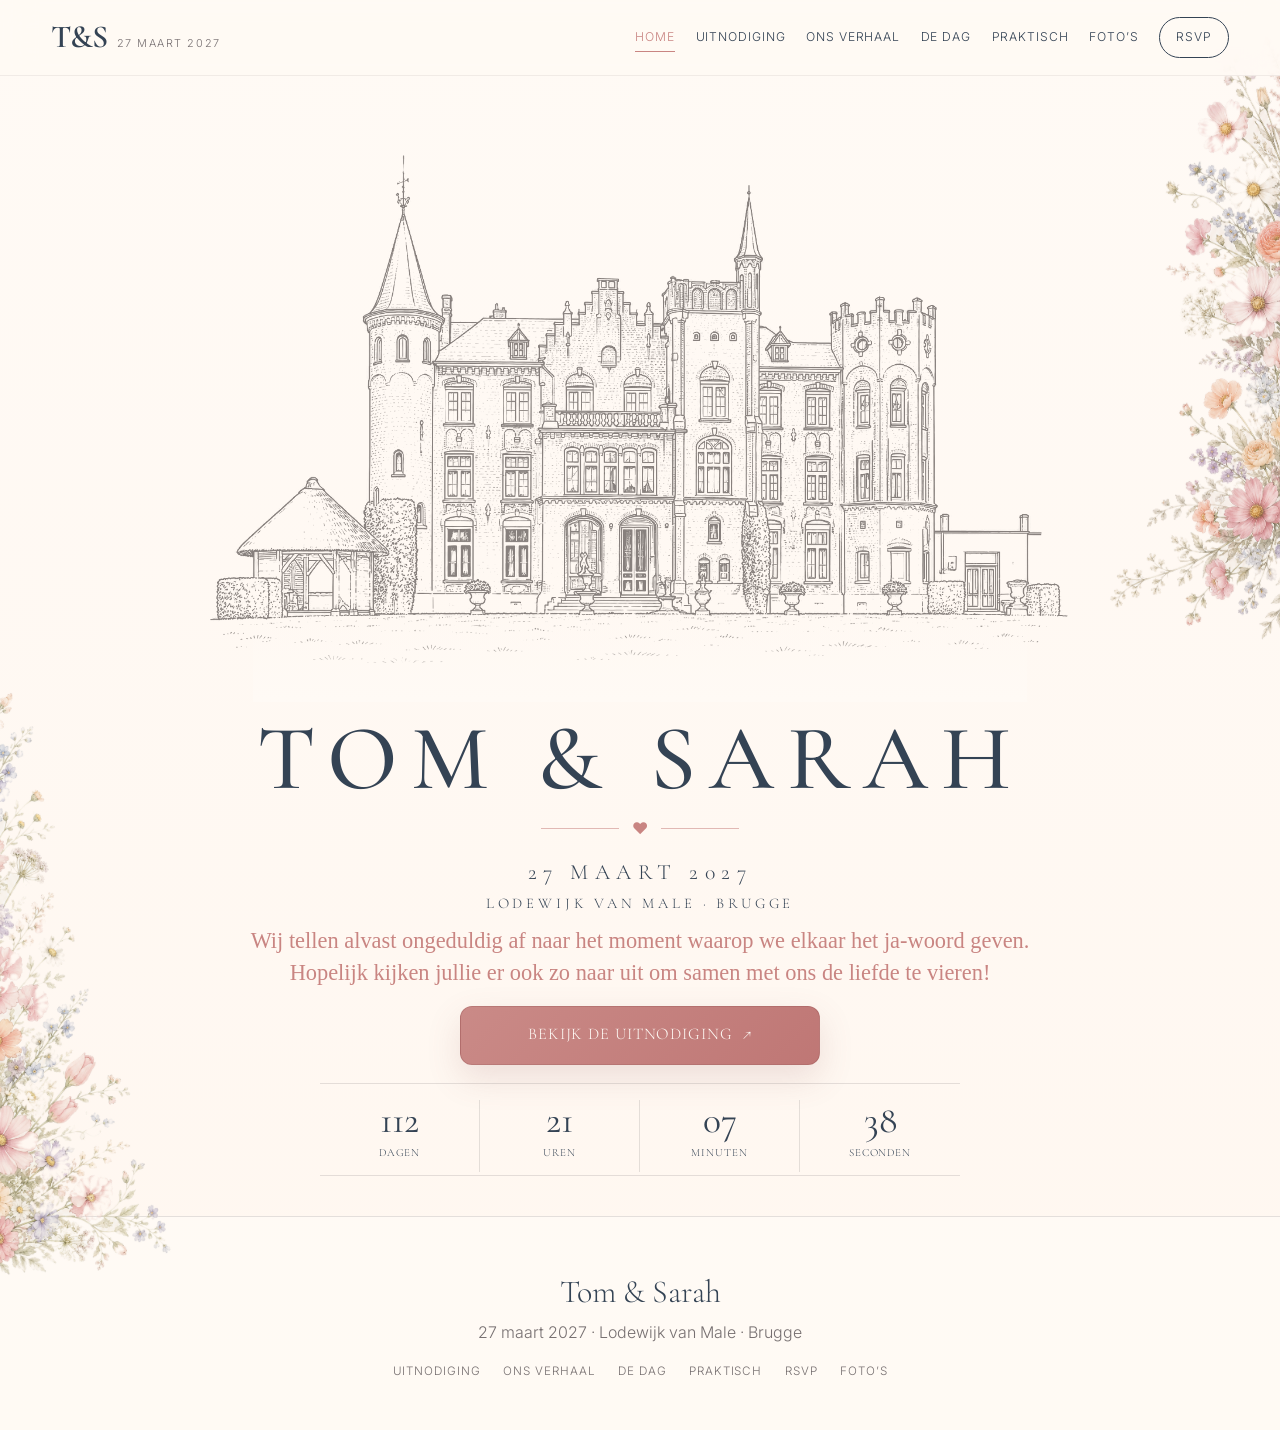
<file: index.html>
<!doctype html>
<html lang="nl">
<head>
  <meta charset="utf-8">
  <meta name="viewport" content="width=device-width,initial-scale=1">
  <meta name="description" content="De trouwwebsite van Tom en Sarah voor 27 maart 2027.">
  <meta name="theme-color" content="#fffaf5">
  <title>Tom &amp; Sarah | 27 maart 2027</title>
  <link rel="icon" href="assets/favicon.svg" type="image/svg+xml">
  <link rel="stylesheet" href="style.css">
</head>
<body class="cover-page">

<a class="skip-link" href="#main">Ga naar de inhoud</a>
<header class="site-header">
  <a class="brand" href="index.html" aria-label="Tom en Sarah, home">
    <span class="brand-mark">T&amp;S</span>
    <span class="brand-date">27 maart 2027</span>
  </a>
  <button class="menu-toggle" type="button" aria-label="Menu openen" aria-expanded="false">
    <span></span><span></span><span></span>
  </button>
  <nav class="site-nav" aria-label="Hoofdnavigatie">
    <a href="index.html" aria-current="page">Home</a><a href="uitnodiging.html">Uitnodiging</a><a href="ons-verhaal.html">Ons verhaal</a><a href="de-dag.html">De dag</a><a href="praktisch.html">Praktisch</a><a href="fotos.html">Foto’s</a><a class="nav-rsvp" href="rsvp.html">RSVP</a>
  </nav>
</header>

<main id="main" class="frontpage">
  <section class="front-hero" aria-labelledby="front-title">
    <img class="side-flowers side-flowers-left" src="assets/flowers-left.png" alt="" aria-hidden="true">
    <img class="side-flowers side-flowers-right" src="assets/flowers-right.png" alt="" aria-hidden="true">

    <div class="castle-wrap">
      <img class="castle" src="assets/castle-transparent.png" alt="Getekende voorgevel van Lodewijk van Male">
    </div>

    <h1 class="front-names" id="front-title">Tom &amp; Sarah</h1>

    <div class="heart-divider" aria-hidden="true"><span>♥</span></div>

    <p class="front-date">27 maart 2027</p>
    <p class="front-location">Lodewijk van Male · Brugge</p>
    <p class="front-intro">Wij tellen alvast ongeduldig af naar het moment waarop we elkaar het ja-woord geven. Hopelijk kijken jullie er ook zo naar uit om samen met ons de liefde te vieren!</p>

    <a class="front-cta" href="uitnodiging.html">
      Bekijk de uitnodiging <span aria-hidden="true">↗</span>
    </a>

    <div class="countdown" data-countdown aria-label="Aftellen tot de trouwdag">
      <div><strong data-days>—</strong><span>dagen</span></div>
      <div><strong data-hours>—</strong><span>uren</span></div>
      <div><strong data-minutes>—</strong><span>minuten</span></div>
      <div><strong data-seconds>—</strong><span>seconden</span></div>
    </div>
  </section>
</main>

<footer class="site-footer">
  <div class="footer-names">Tom &amp; Sarah</div>
  <div>27 maart 2027 · Lodewijk van Male · Brugge</div>
  <nav class="footer-nav" aria-label="Voettekstnavigatie">
    <a href="uitnodiging.html">Uitnodiging</a>
    <a href="ons-verhaal.html">Ons verhaal</a>
    <a href="de-dag.html">De dag</a>
    <a href="praktisch.html">Praktisch</a>
    <a href="rsvp.html">RSVP</a>
    <a href="fotos.html">Foto’s</a>
  </nav>
</footer>
<script src="config.js"></script>
<script src="script.js"></script>

</body>
</html>
</file>
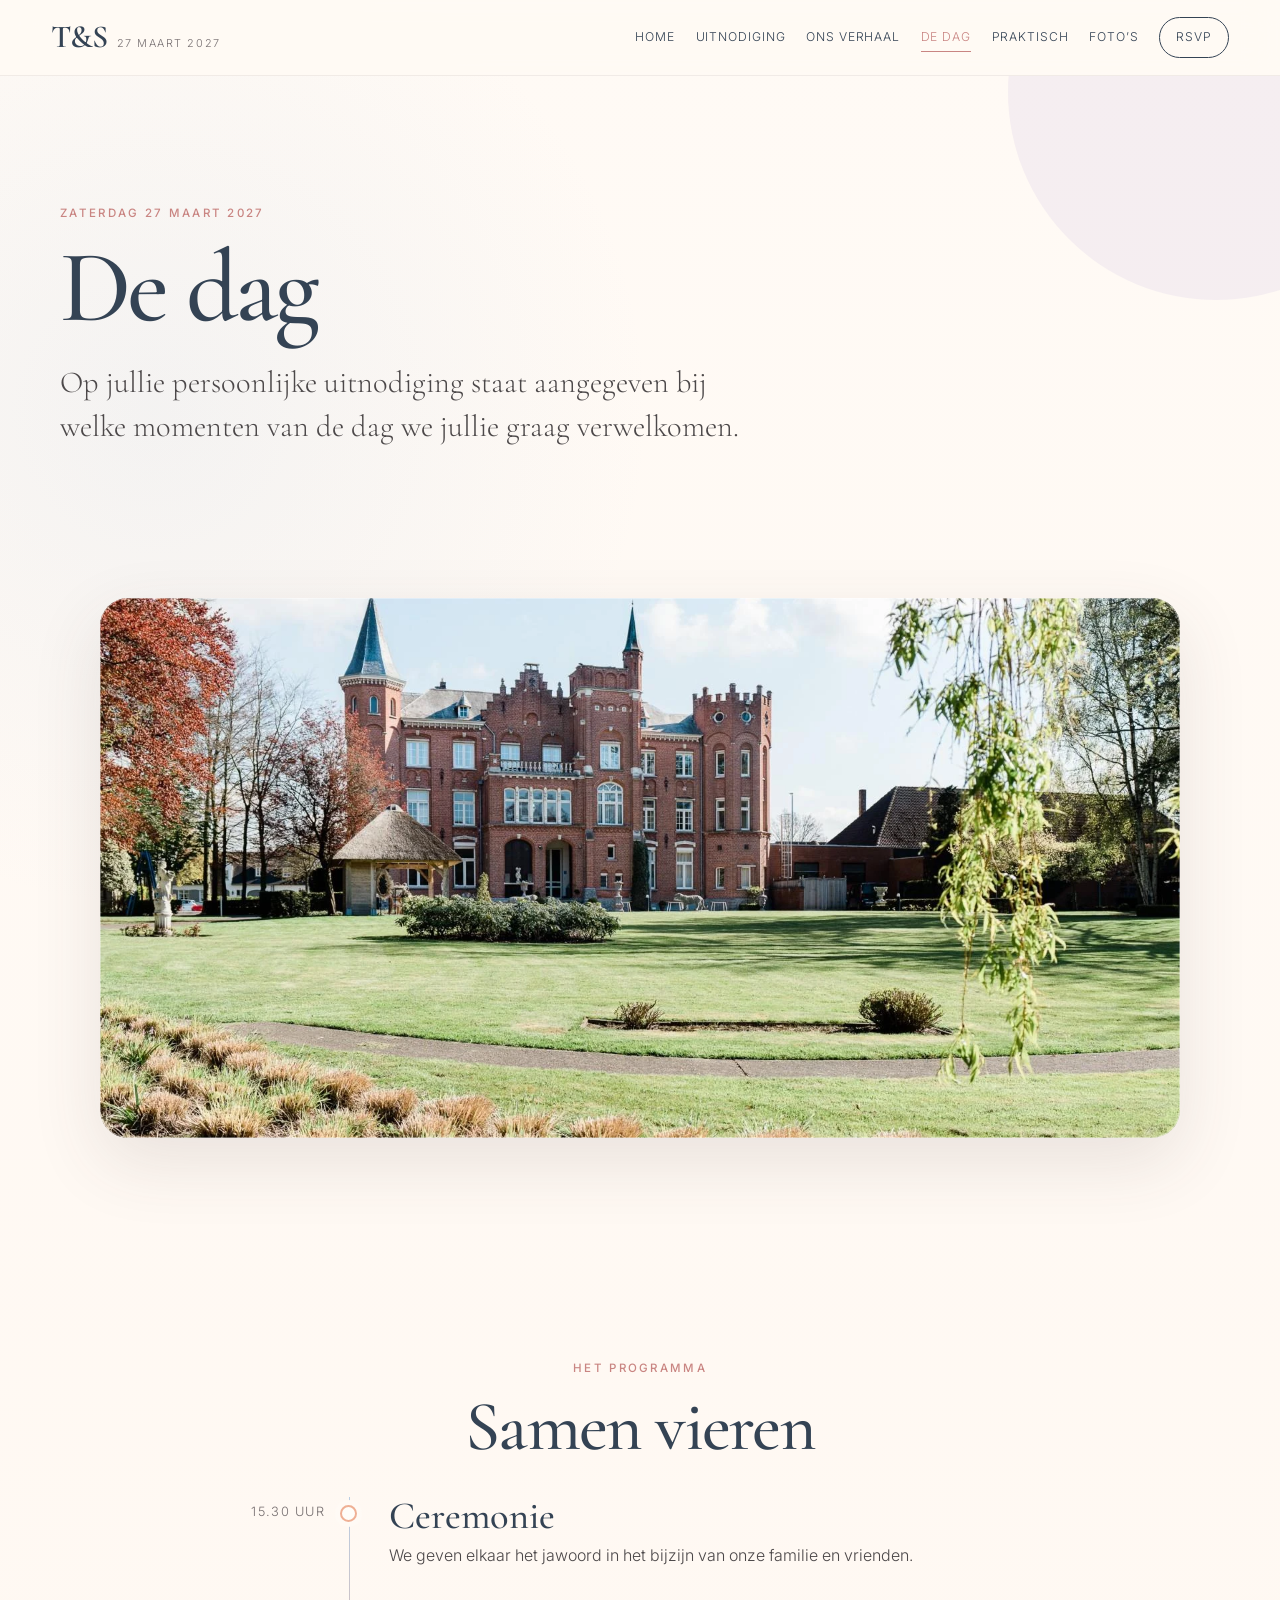
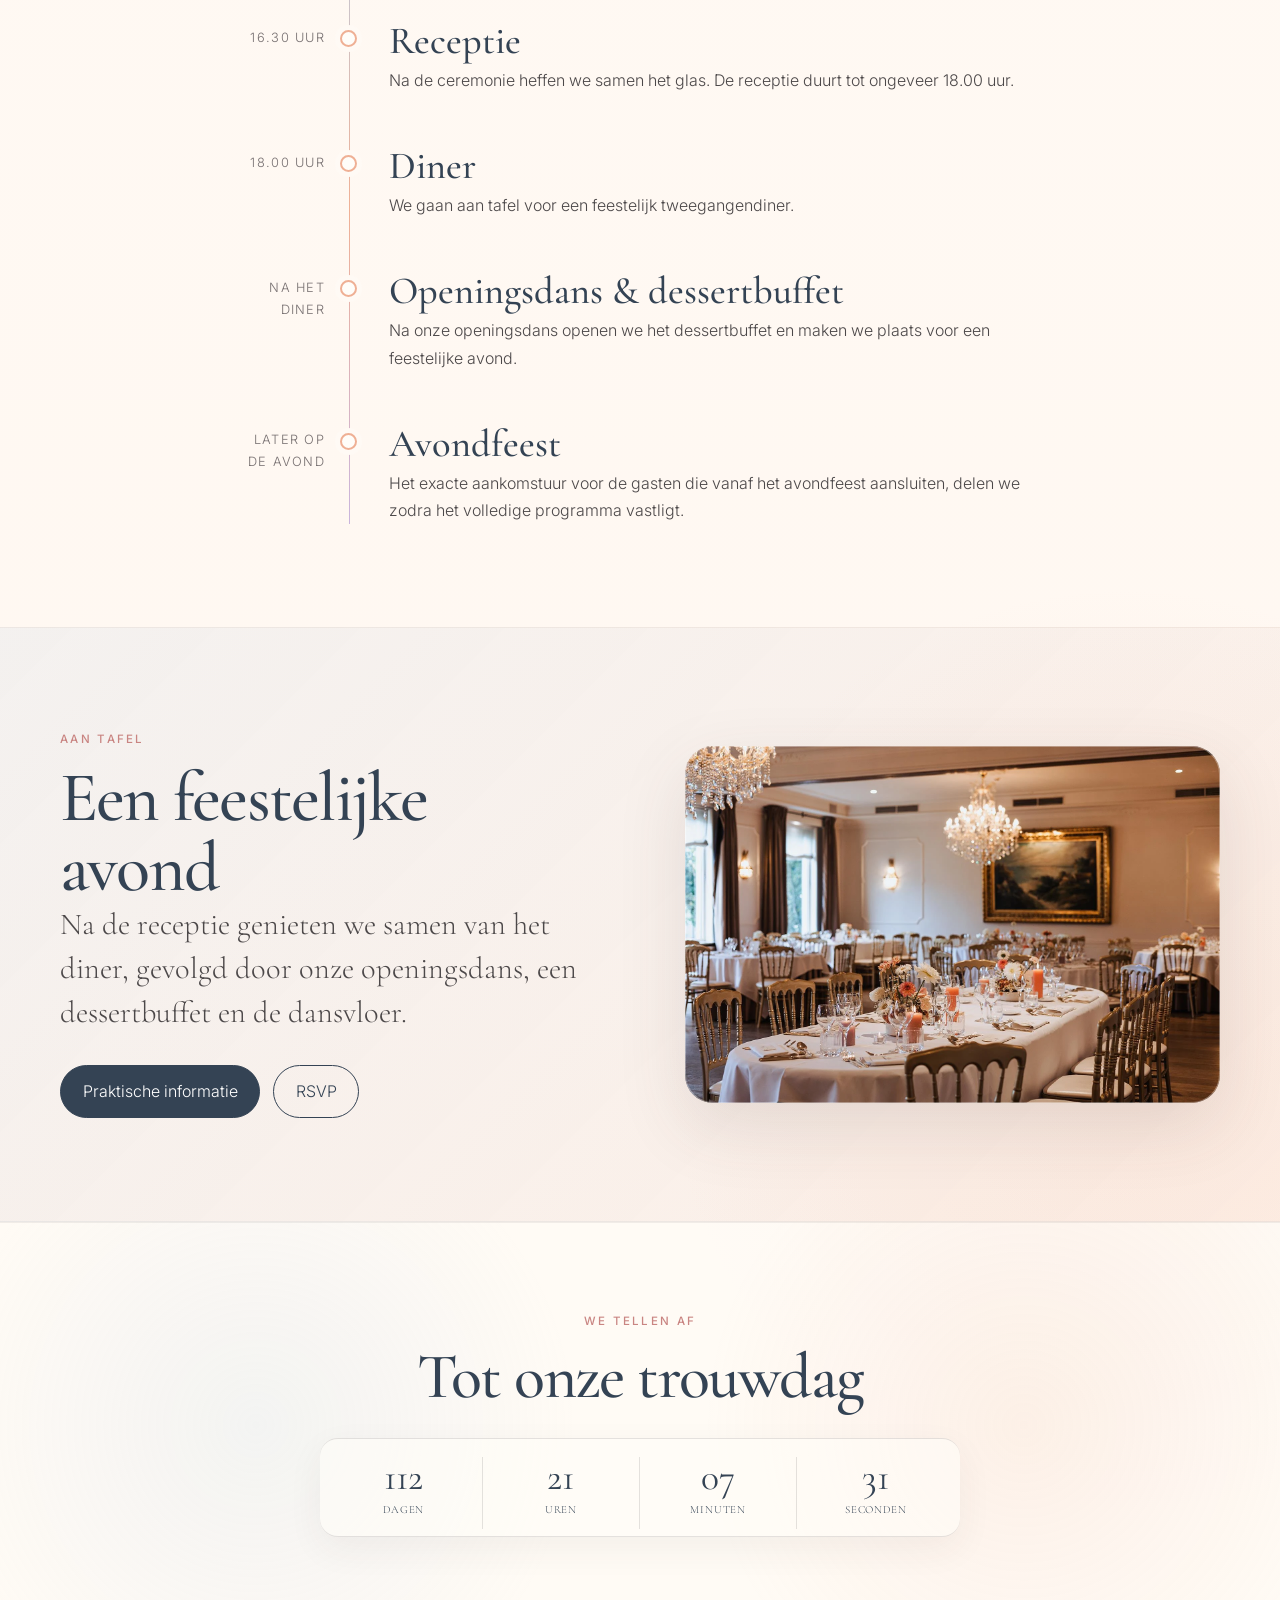
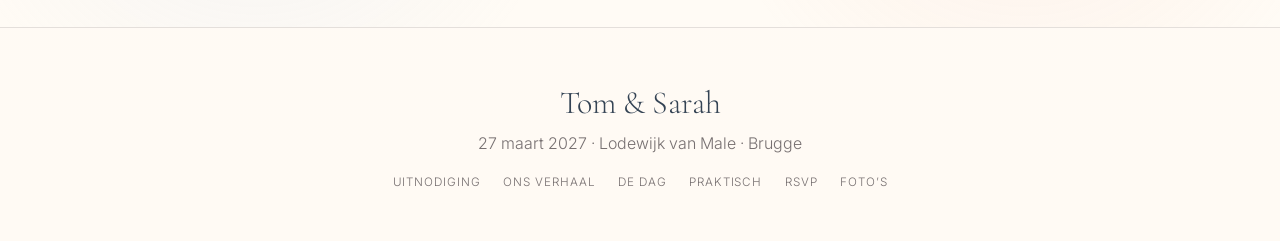
<file: de-dag.html>
<!doctype html>
<html lang="nl">
<head>
  <meta charset="utf-8">
  <meta name="viewport" content="width=device-width,initial-scale=1">
  <meta name="description" content="Het programma van de trouwdag van Tom en Sarah op 27 maart 2027.">
  <meta name="theme-color" content="#fffaf5">
  <title>De dag | Tom &amp; Sarah</title>
  <link rel="icon" href="assets/favicon.svg" type="image/svg+xml">
  <link rel="stylesheet" href="style.css">
</head>
<body>

<a class="skip-link" href="#main">Ga naar de inhoud</a>
<header class="site-header">
  <a class="brand" href="index.html" aria-label="Tom en Sarah, home">
    <span class="brand-mark">T&amp;S</span>
    <span class="brand-date">27 maart 2027</span>
  </a>
  <button class="menu-toggle" type="button" aria-label="Menu openen" aria-expanded="false">
    <span></span><span></span><span></span>
  </button>
  <nav class="site-nav" aria-label="Hoofdnavigatie">
    <a href="index.html">Home</a><a href="uitnodiging.html">Uitnodiging</a><a href="ons-verhaal.html">Ons verhaal</a><a href="de-dag.html" aria-current="page">De dag</a><a href="praktisch.html">Praktisch</a><a href="fotos.html">Foto’s</a><a class="nav-rsvp" href="rsvp.html">RSVP</a>
  </nav>
</header>

<main id="main">

<section class="page-hero">
  <div class="container">
    <span class="eyebrow">Zaterdag 27 maart 2027</span>
    <h1>De dag</h1>
    <p class="lead">Op jullie persoonlijke uitnodiging staat aangegeven bij welke momenten van de dag we jullie graag verwelkomen.</p>
  </div>
</section>

<section class="section section-topless">
  <div class="container">
    <figure class="reveal">
      <div class="image-frame panoramic">
        <img src="assets/venue-lawn.webp" alt="Lodewijk van Male in het park">
      </div>
    </figure>
  </div>
</section>

<section class="section">
  <div class="container">
    <div class="section-title narrow centered-text">
      <span class="eyebrow">Het programma</span>
      <h2>Samen vieren</h2>
    </div>

    <div class="timeline">
      <article class="timeline-item reveal">
        <div class="timeline-time">15.30 uur</div>
        <div class="timeline-content">
          <h3>Ceremonie</h3>
          <p>We geven elkaar het jawoord in het bijzijn van onze familie en vrienden.</p>
        </div>
      </article>

      <article class="timeline-item reveal">
        <div class="timeline-time">16.30 uur</div>
        <div class="timeline-content">
          <h3>Receptie</h3>
          <p>Na de ceremonie heffen we samen het glas. De receptie duurt tot ongeveer 18.00 uur.</p>
        </div>
      </article>

      <article class="timeline-item reveal">
        <div class="timeline-time">18.00 uur</div>
        <div class="timeline-content">
          <h3>Diner</h3>
          <p>We gaan aan tafel voor een feestelijk tweegangendiner.</p>
        </div>
      </article>

      <article class="timeline-item reveal">
        <div class="timeline-time">Na het diner</div>
        <div class="timeline-content">
          <h3>Openingsdans &amp; dessertbuffet</h3>
          <p>Na onze openingsdans openen we het dessertbuffet en maken we plaats voor een feestelijke avond.</p>
        </div>
      </article>

      <article class="timeline-item reveal">
        <div class="timeline-time">Later op de avond</div>
        <div class="timeline-content">
          <h3>Avondfeest</h3>
          <p>Het exacte aankomstuur voor de gasten die vanaf het avondfeest aansluiten, delen we zodra het volledige programma vastligt.</p>
        </div>
      </article>
    </div>
  </div>
</section>

<section class="section soft">
  <div class="container grid-2">
    <div class="reveal">
      <span class="eyebrow">Aan tafel</span>
      <h2>Een feestelijke avond</h2>
      <p class="lead">Na de receptie genieten we samen van het diner, gevolgd door onze openingsdans, een dessertbuffet en de dansvloer.</p>
      <div class="button-row">
        <a class="btn primary" href="praktisch.html">Praktische informatie</a>
        <a class="btn" href="rsvp.html">RSVP</a>
      </div>
    </div>

    <div class="image-frame dining-photo reveal">
      <img src="assets/dining-room.webp" alt="De feestzaal van Lodewijk van Male met gedekte tafels">
    </div>
  </div>
</section>


<section class="page-countdown-section" aria-labelledby="countdown-title">
  <div class="narrow centered-text">
    <span class="eyebrow">We tellen af</span>
    <h2 id="countdown-title">Tot onze trouwdag</h2>

    <div class="countdown page-countdown" data-countdown aria-label="Aftellen tot de trouwdag">
      <div><strong data-days>—</strong><span>dagen</span></div>
      <div><strong data-hours>—</strong><span>uren</span></div>
      <div><strong data-minutes>—</strong><span>minuten</span></div>
      <div><strong data-seconds>—</strong><span>seconden</span></div>
    </div>
  </div>
</section>

</main>

<footer class="site-footer">
  <div class="footer-names">Tom &amp; Sarah</div>
  <div>27 maart 2027 · Lodewijk van Male · Brugge</div>
  <nav class="footer-nav" aria-label="Voettekstnavigatie">
    <a href="uitnodiging.html">Uitnodiging</a>
    <a href="ons-verhaal.html">Ons verhaal</a>
    <a href="de-dag.html">De dag</a>
    <a href="praktisch.html">Praktisch</a>
    <a href="rsvp.html">RSVP</a>
    <a href="fotos.html">Foto’s</a>
  </nav>
</footer>
<script src="config.js"></script>
<script src="script.js"></script>

</body>
</html>
</file>
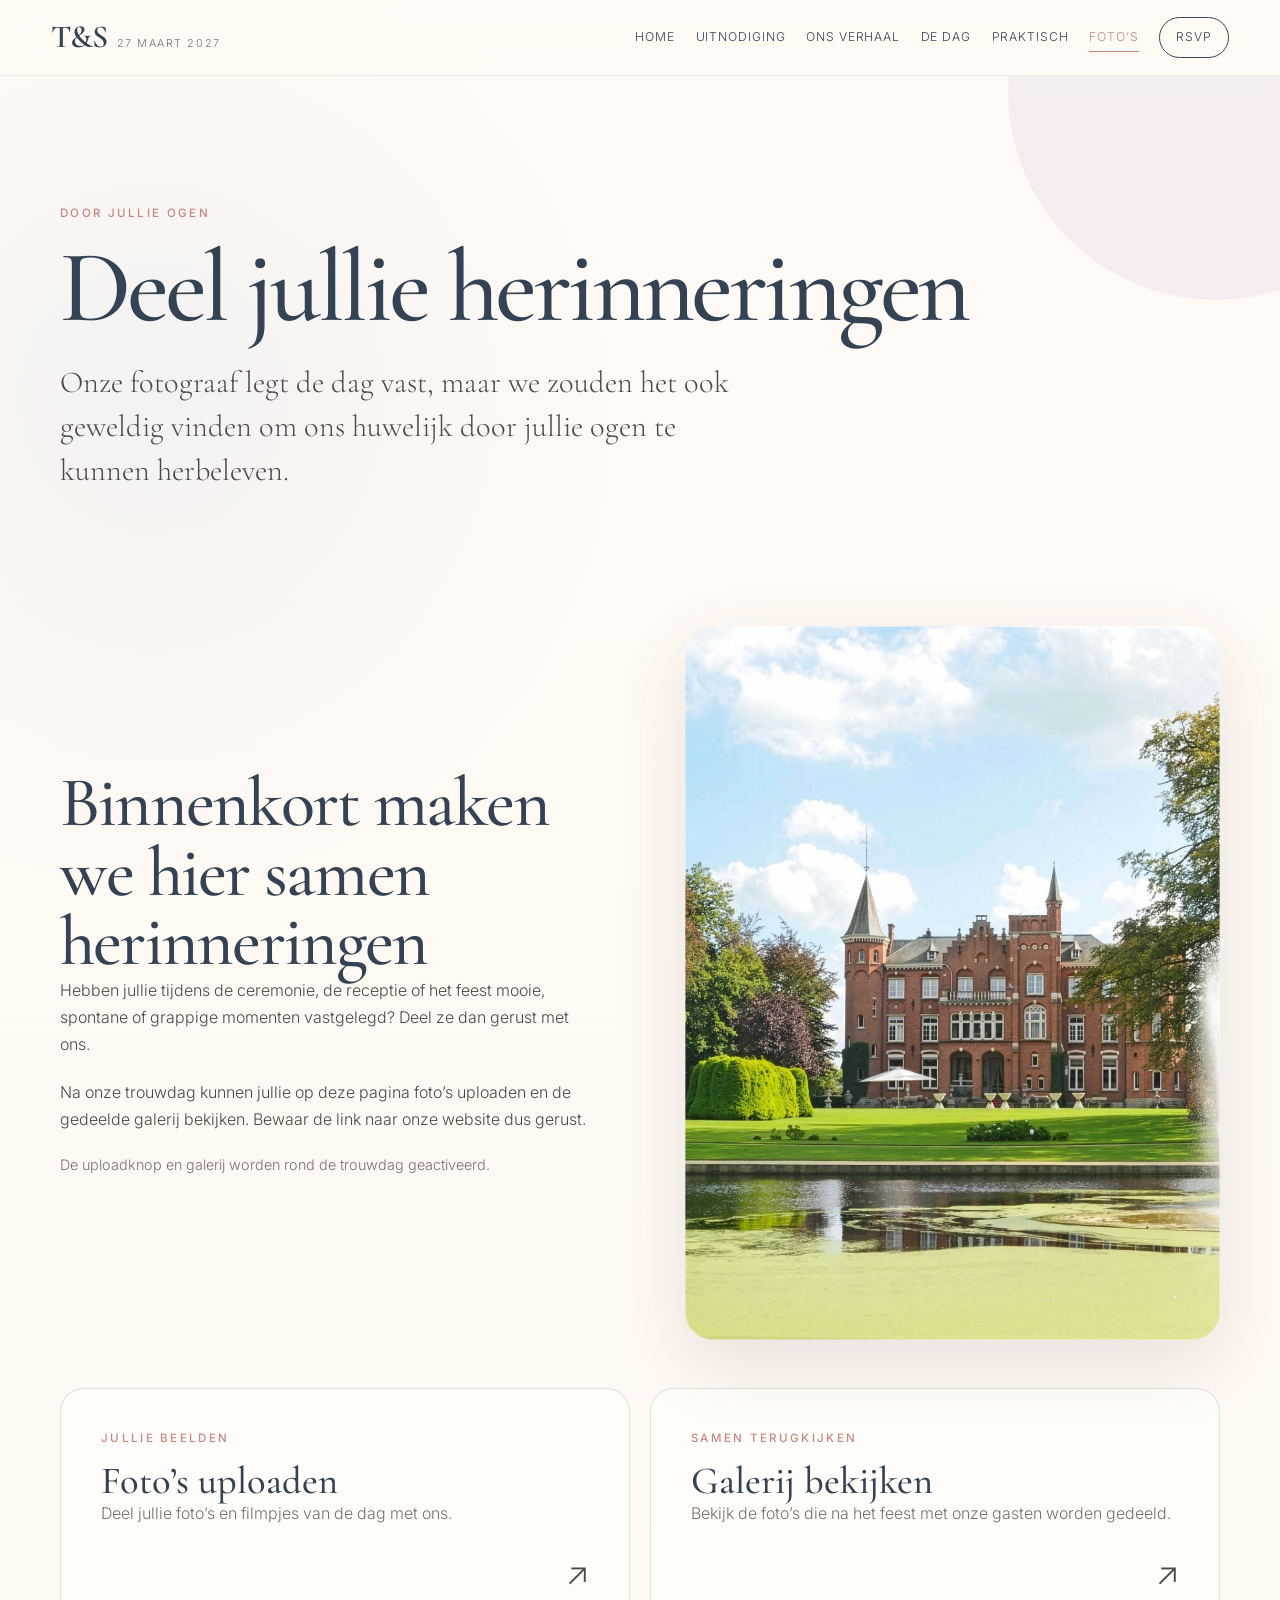
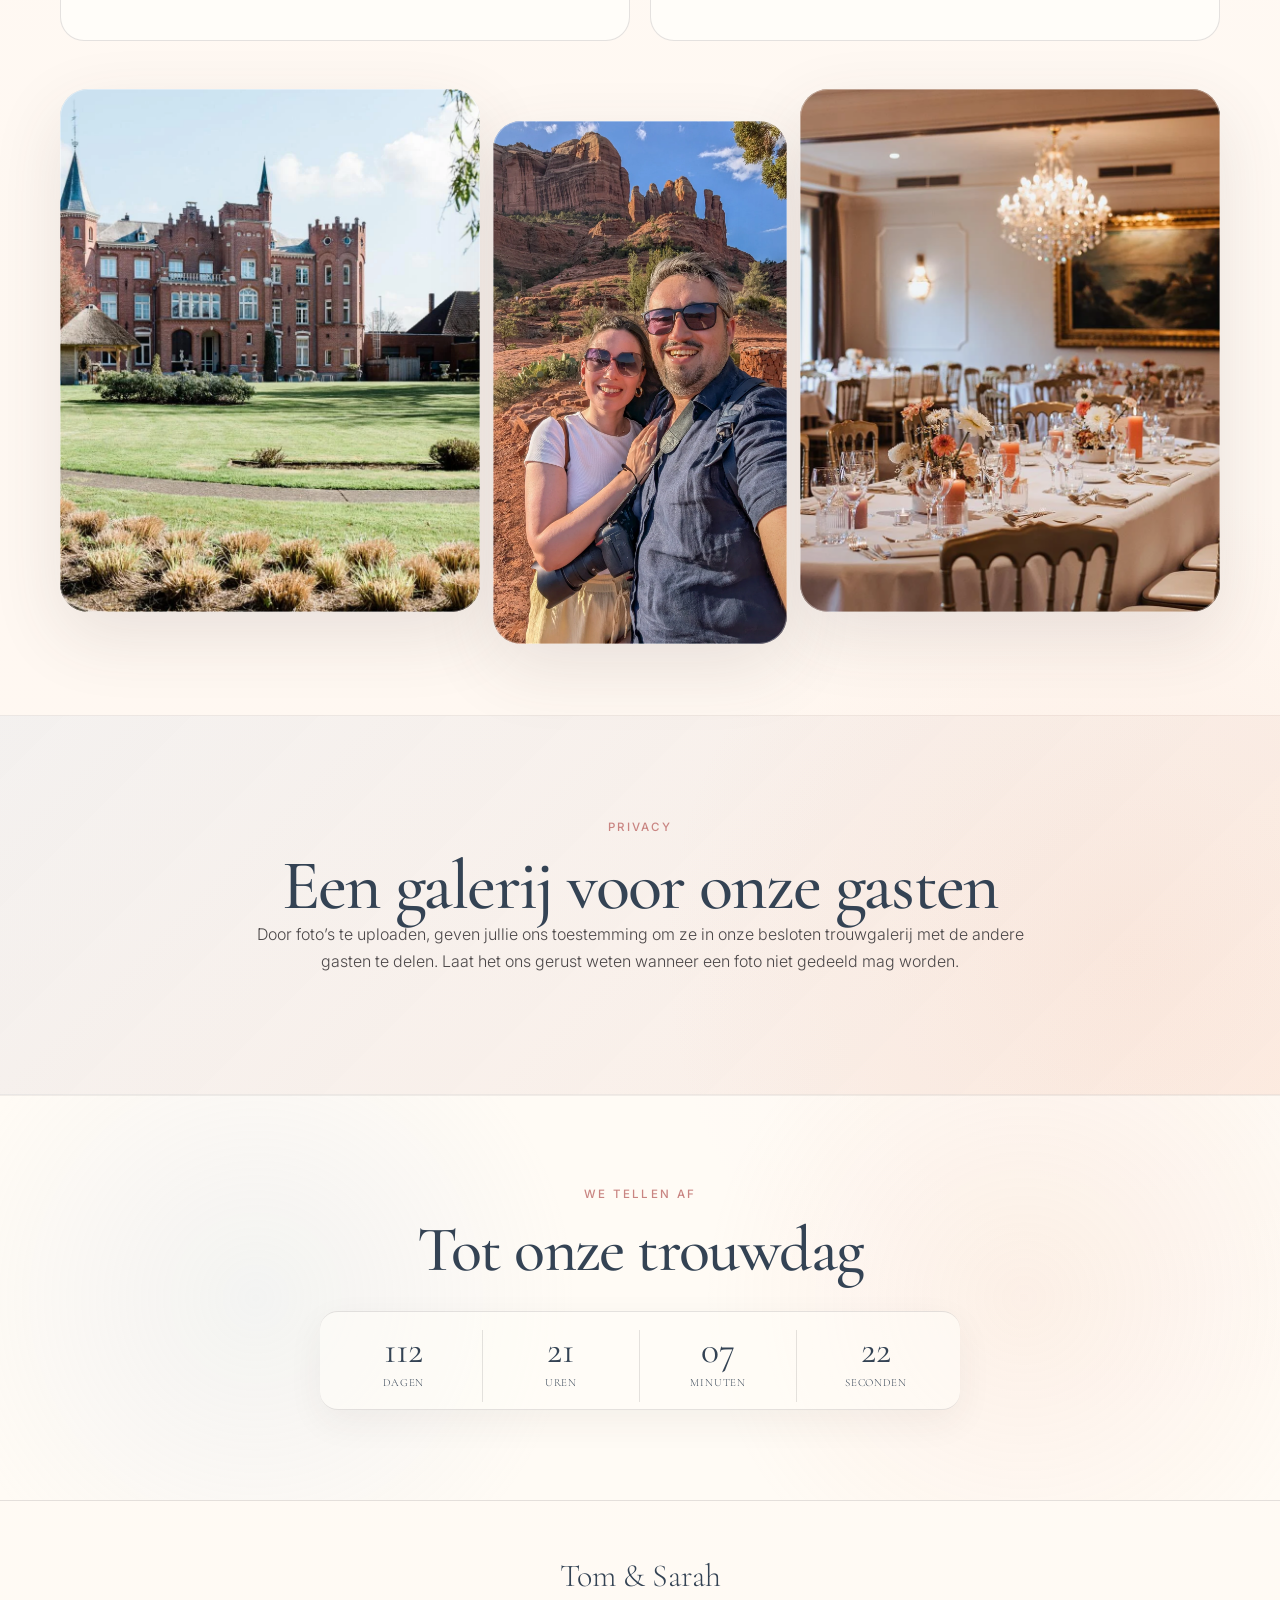
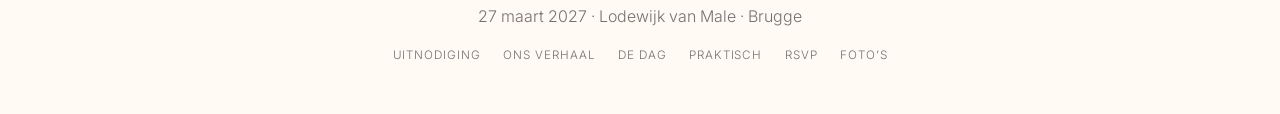
<file: fotos.html>
<!doctype html>
<html lang="nl">
<head>
  <meta charset="utf-8">
  <meta name="viewport" content="width=device-width,initial-scale=1">
  <meta name="description" content="Upload en bekijk foto’s van het huwelijk van Tom en Sarah.">
  <meta name="theme-color" content="#fffaf5">
  <title>Foto’s | Tom &amp; Sarah</title>
  <link rel="icon" href="assets/favicon.svg" type="image/svg+xml">
  <link rel="stylesheet" href="style.css">
</head>
<body>

<a class="skip-link" href="#main">Ga naar de inhoud</a>
<header class="site-header">
  <a class="brand" href="index.html" aria-label="Tom en Sarah, home">
    <span class="brand-mark">T&amp;S</span>
    <span class="brand-date">27 maart 2027</span>
  </a>
  <button class="menu-toggle" type="button" aria-label="Menu openen" aria-expanded="false">
    <span></span><span></span><span></span>
  </button>
  <nav class="site-nav" aria-label="Hoofdnavigatie">
    <a href="index.html">Home</a><a href="uitnodiging.html">Uitnodiging</a><a href="ons-verhaal.html">Ons verhaal</a><a href="de-dag.html">De dag</a><a href="praktisch.html">Praktisch</a><a href="fotos.html" aria-current="page">Foto’s</a><a class="nav-rsvp" href="rsvp.html">RSVP</a>
  </nav>
</header>

<main id="main">

<section class="page-hero">
  <div class="container">
    <span class="eyebrow">Door jullie ogen</span>
    <h1>Deel jullie herinneringen</h1>
    <p class="lead">Onze fotograaf legt de dag vast, maar we zouden het ook geweldig vinden om ons huwelijk door jullie ogen te kunnen herbeleven.</p>
  </div>
</section>

<section class="section section-topless">
  <div class="container grid-2">
    <div class="prose reveal">
      <h2>Binnenkort maken we hier samen herinneringen</h2>
      <p>Hebben jullie tijdens de ceremonie, de receptie of het feest mooie, spontane of grappige momenten vastgelegd? Deel ze dan gerust met ons.</p>
      <p>Na onze trouwdag kunnen jullie op deze pagina foto’s uploaden en de gedeelde galerij bekijken. Bewaar de link naar onze website dus gerust.</p>
      <p class="small">De uploadknop en galerij worden rond de trouwdag geactiveerd.</p>
    </div>

    <div class="image-frame photo-page-image reveal">
      <img src="assets/venue-fountain.webp" alt="Lodewijk van Male gezien over de vijver">
    </div>
  </div>

  <div class="container photo-actions">
    <a class="action-card reveal" href="#" data-config-link="photoUploadUrl">
      <span class="eyebrow">Jullie beelden</span>
      <h3>Foto’s uploaden</h3>
      <p>Deel jullie foto’s en filmpjes van de dag met ons.</p>
      <span class="action-arrow" aria-hidden="true">↗</span>
    </a>

    <a class="action-card reveal" href="#" data-config-link="photoGalleryUrl">
      <span class="eyebrow">Samen terugkijken</span>
      <h3>Galerij bekijken</h3>
      <p>Bekijk de foto’s die na het feest met onze gasten worden gedeeld.</p>
      <span class="action-arrow" aria-hidden="true">↗</span>
    </a>
  </div>

  <div class="container photo-strip" aria-hidden="true">
    <div class="image-frame reveal"><img src="assets/venue-lawn.webp" alt=""></div>
    <div class="image-frame reveal"><img src="assets/couple.webp" alt=""></div>
    <div class="image-frame reveal"><img src="assets/dining-room.webp" alt=""></div>
  </div>
</section>

<section class="section soft">
  <div class="narrow centered-text">
    <span class="eyebrow">Privacy</span>
    <h2>Een galerij voor onze gasten</h2>
    <p>Door foto’s te uploaden, geven jullie ons toestemming om ze in onze besloten trouwgalerij met de andere gasten te delen. Laat het ons gerust weten wanneer een foto niet gedeeld mag worden.</p>
  </div>
</section>


<section class="page-countdown-section" aria-labelledby="countdown-title">
  <div class="narrow centered-text">
    <span class="eyebrow">We tellen af</span>
    <h2 id="countdown-title">Tot onze trouwdag</h2>

    <div class="countdown page-countdown" data-countdown aria-label="Aftellen tot de trouwdag">
      <div><strong data-days>—</strong><span>dagen</span></div>
      <div><strong data-hours>—</strong><span>uren</span></div>
      <div><strong data-minutes>—</strong><span>minuten</span></div>
      <div><strong data-seconds>—</strong><span>seconden</span></div>
    </div>
  </div>
</section>

</main>

<footer class="site-footer">
  <div class="footer-names">Tom &amp; Sarah</div>
  <div>27 maart 2027 · Lodewijk van Male · Brugge</div>
  <nav class="footer-nav" aria-label="Voettekstnavigatie">
    <a href="uitnodiging.html">Uitnodiging</a>
    <a href="ons-verhaal.html">Ons verhaal</a>
    <a href="de-dag.html">De dag</a>
    <a href="praktisch.html">Praktisch</a>
    <a href="rsvp.html">RSVP</a>
    <a href="fotos.html">Foto’s</a>
  </nav>
</footer>
<script src="config.js"></script>
<script src="script.js"></script>

</body>
</html>
</file>
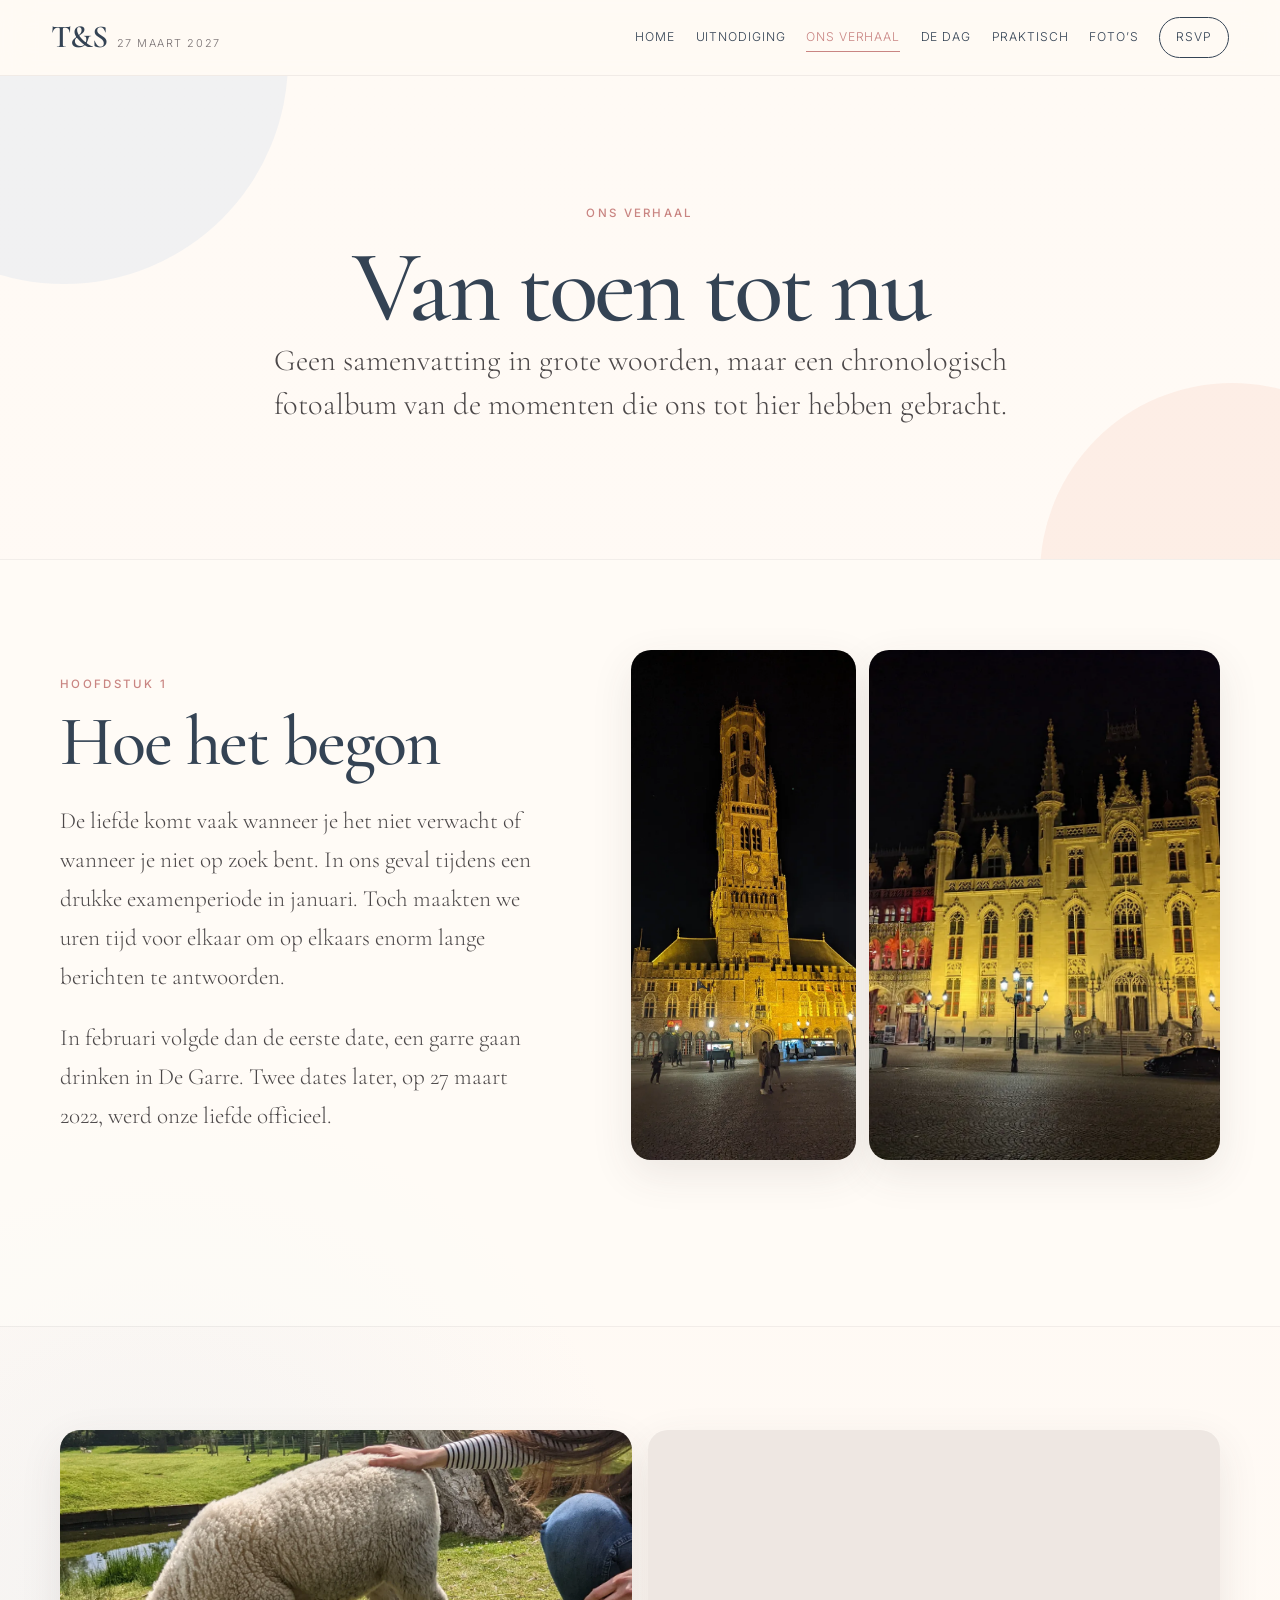
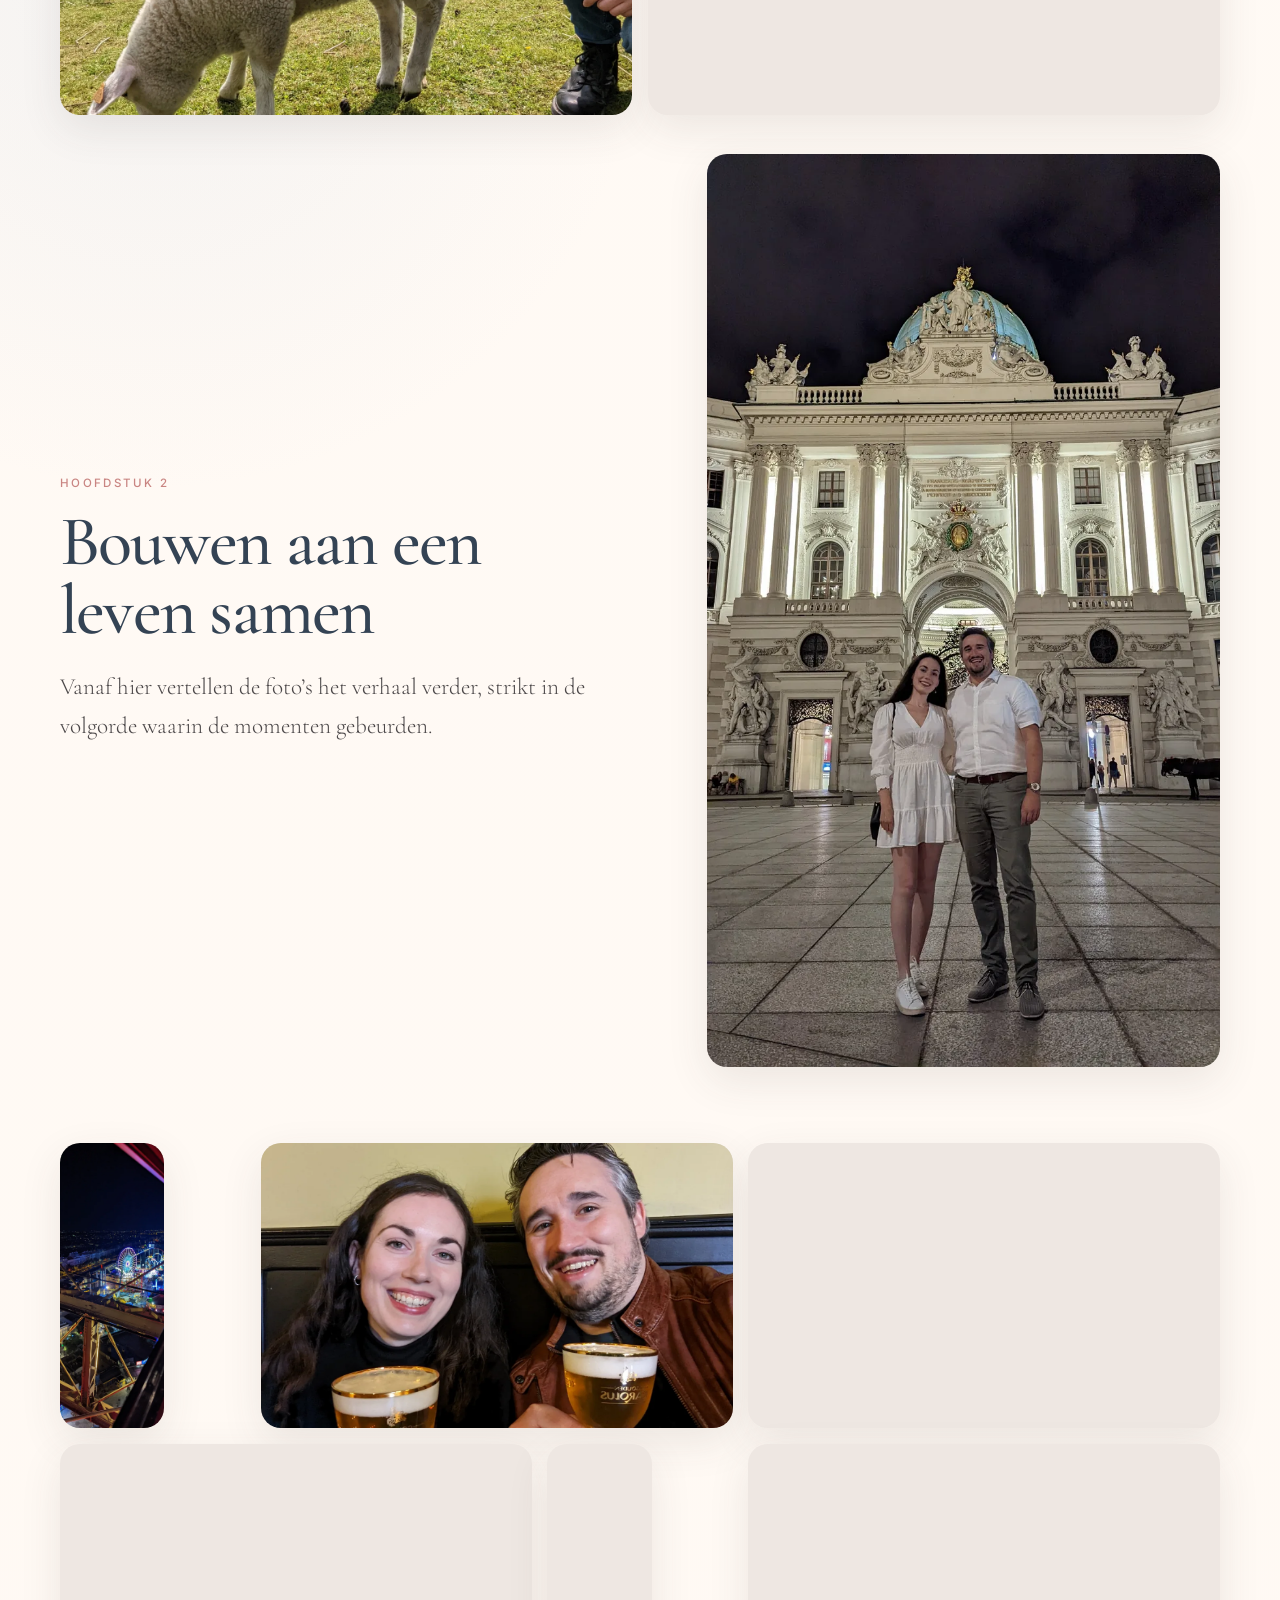
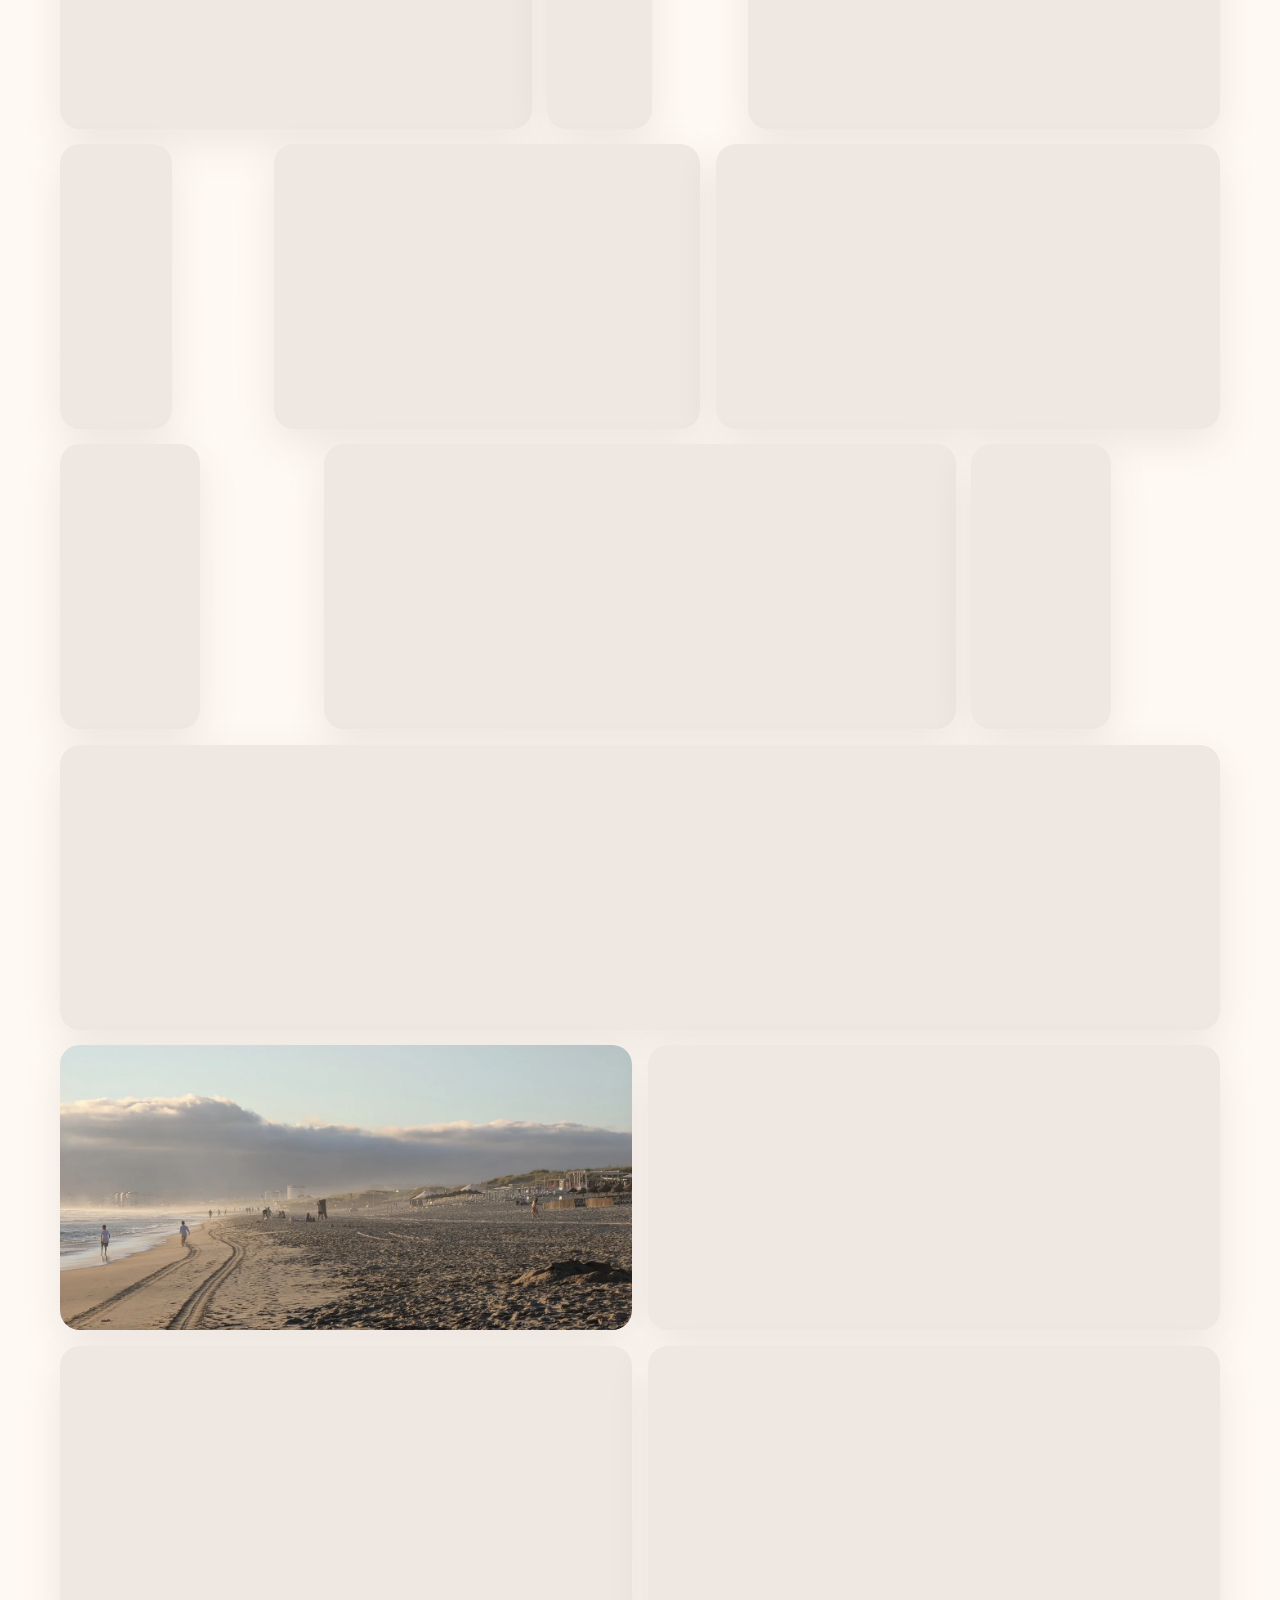
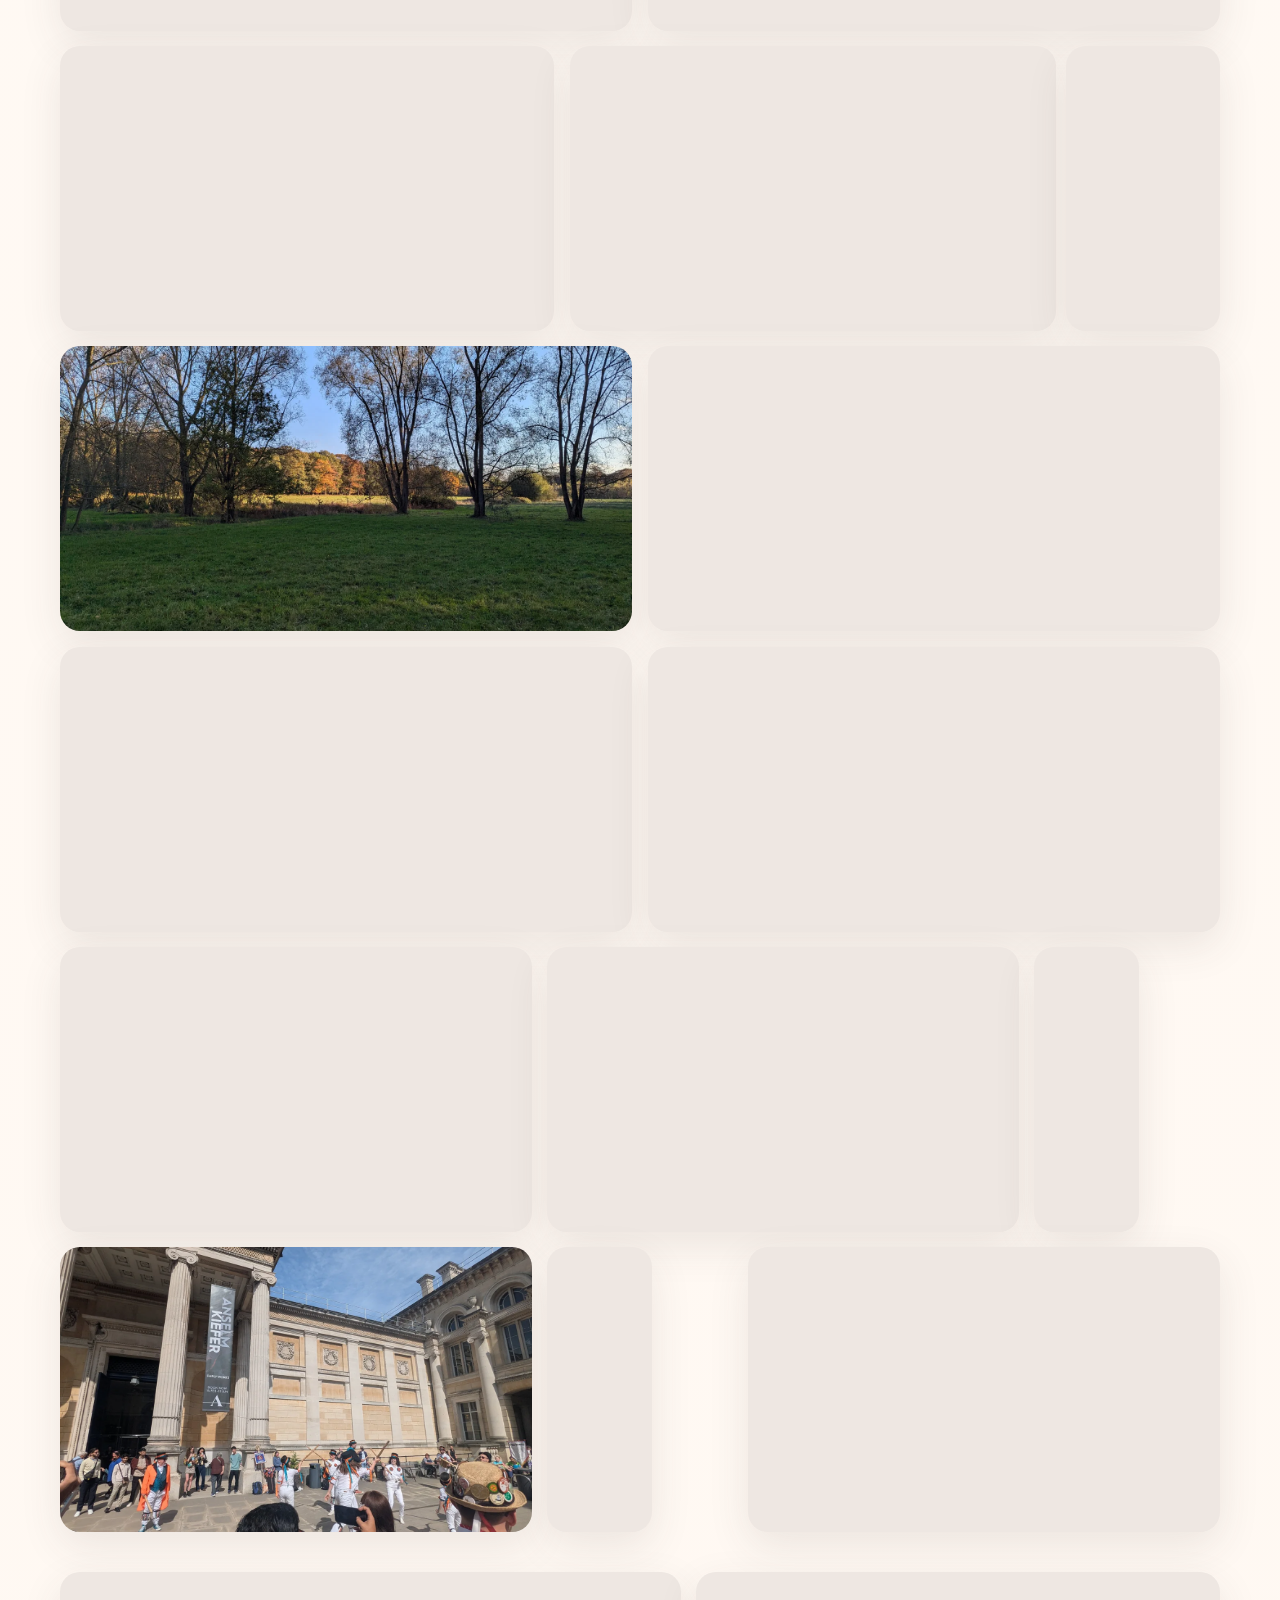
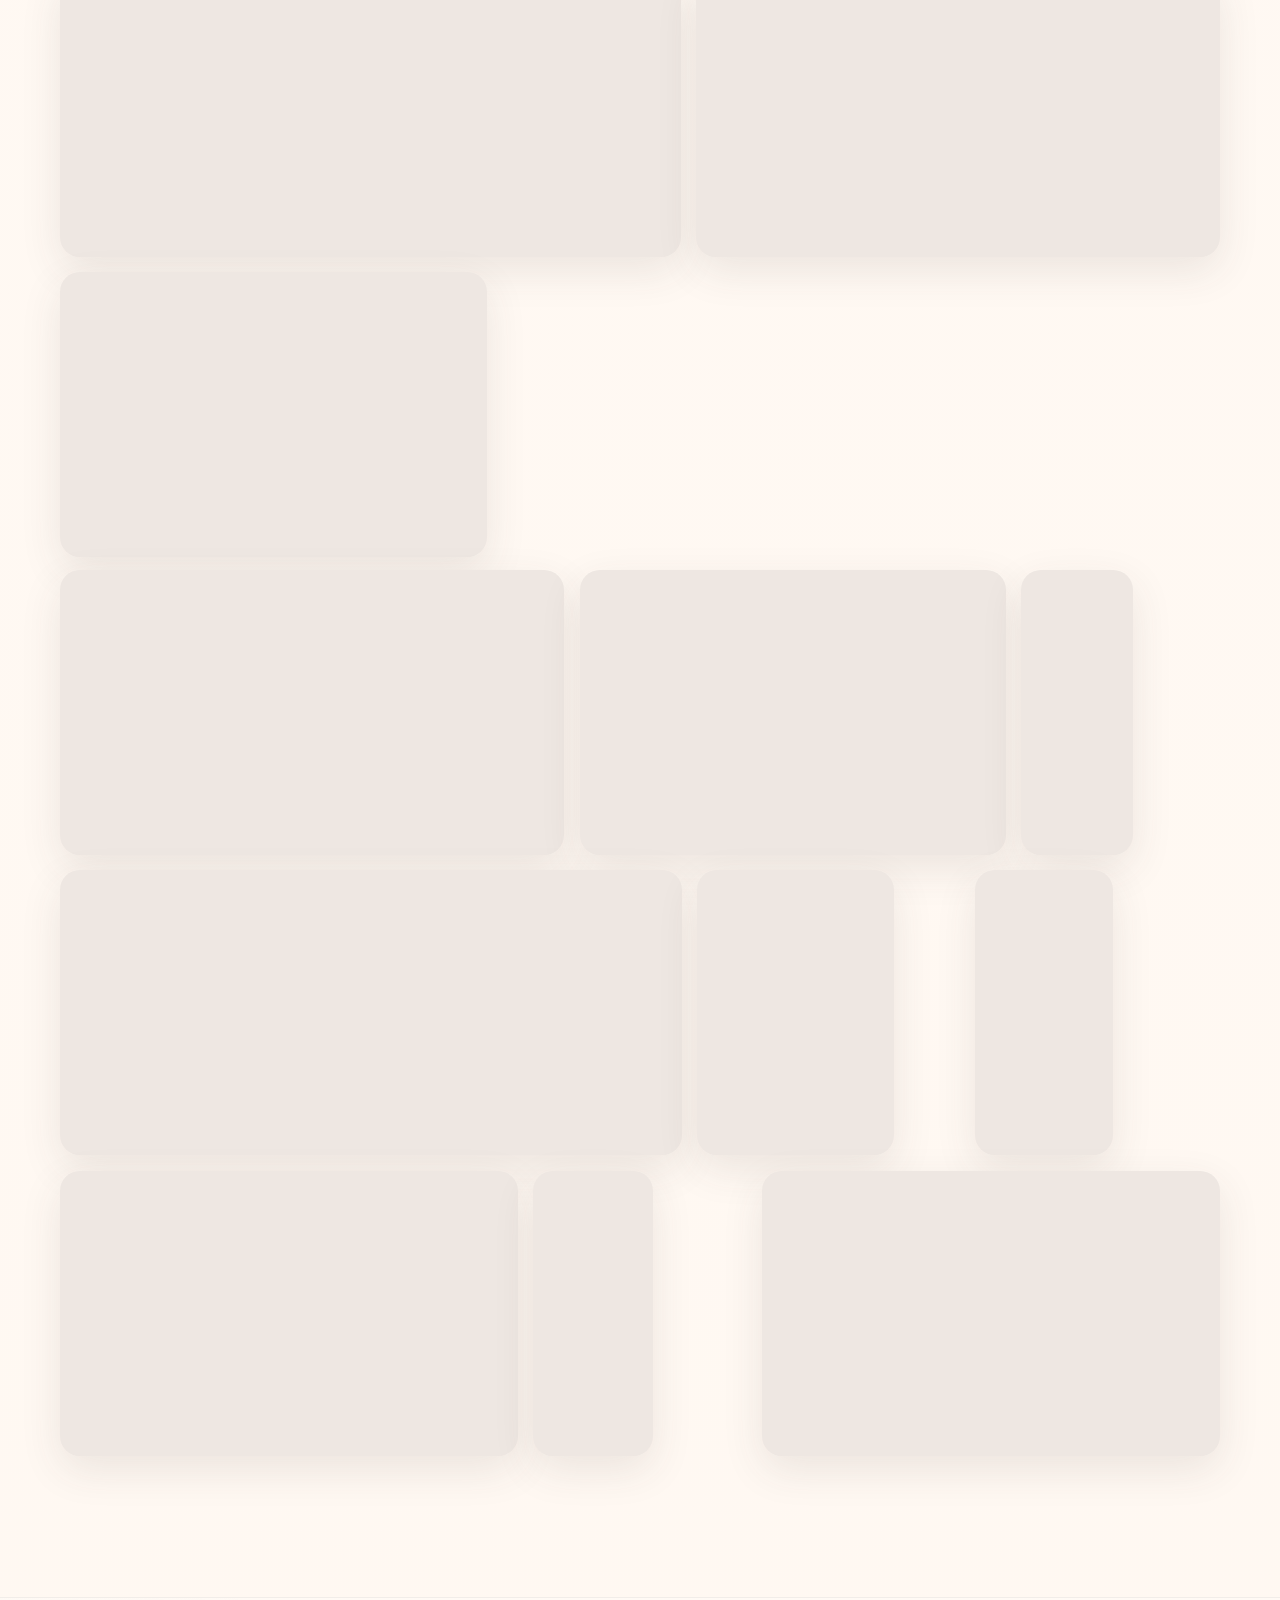
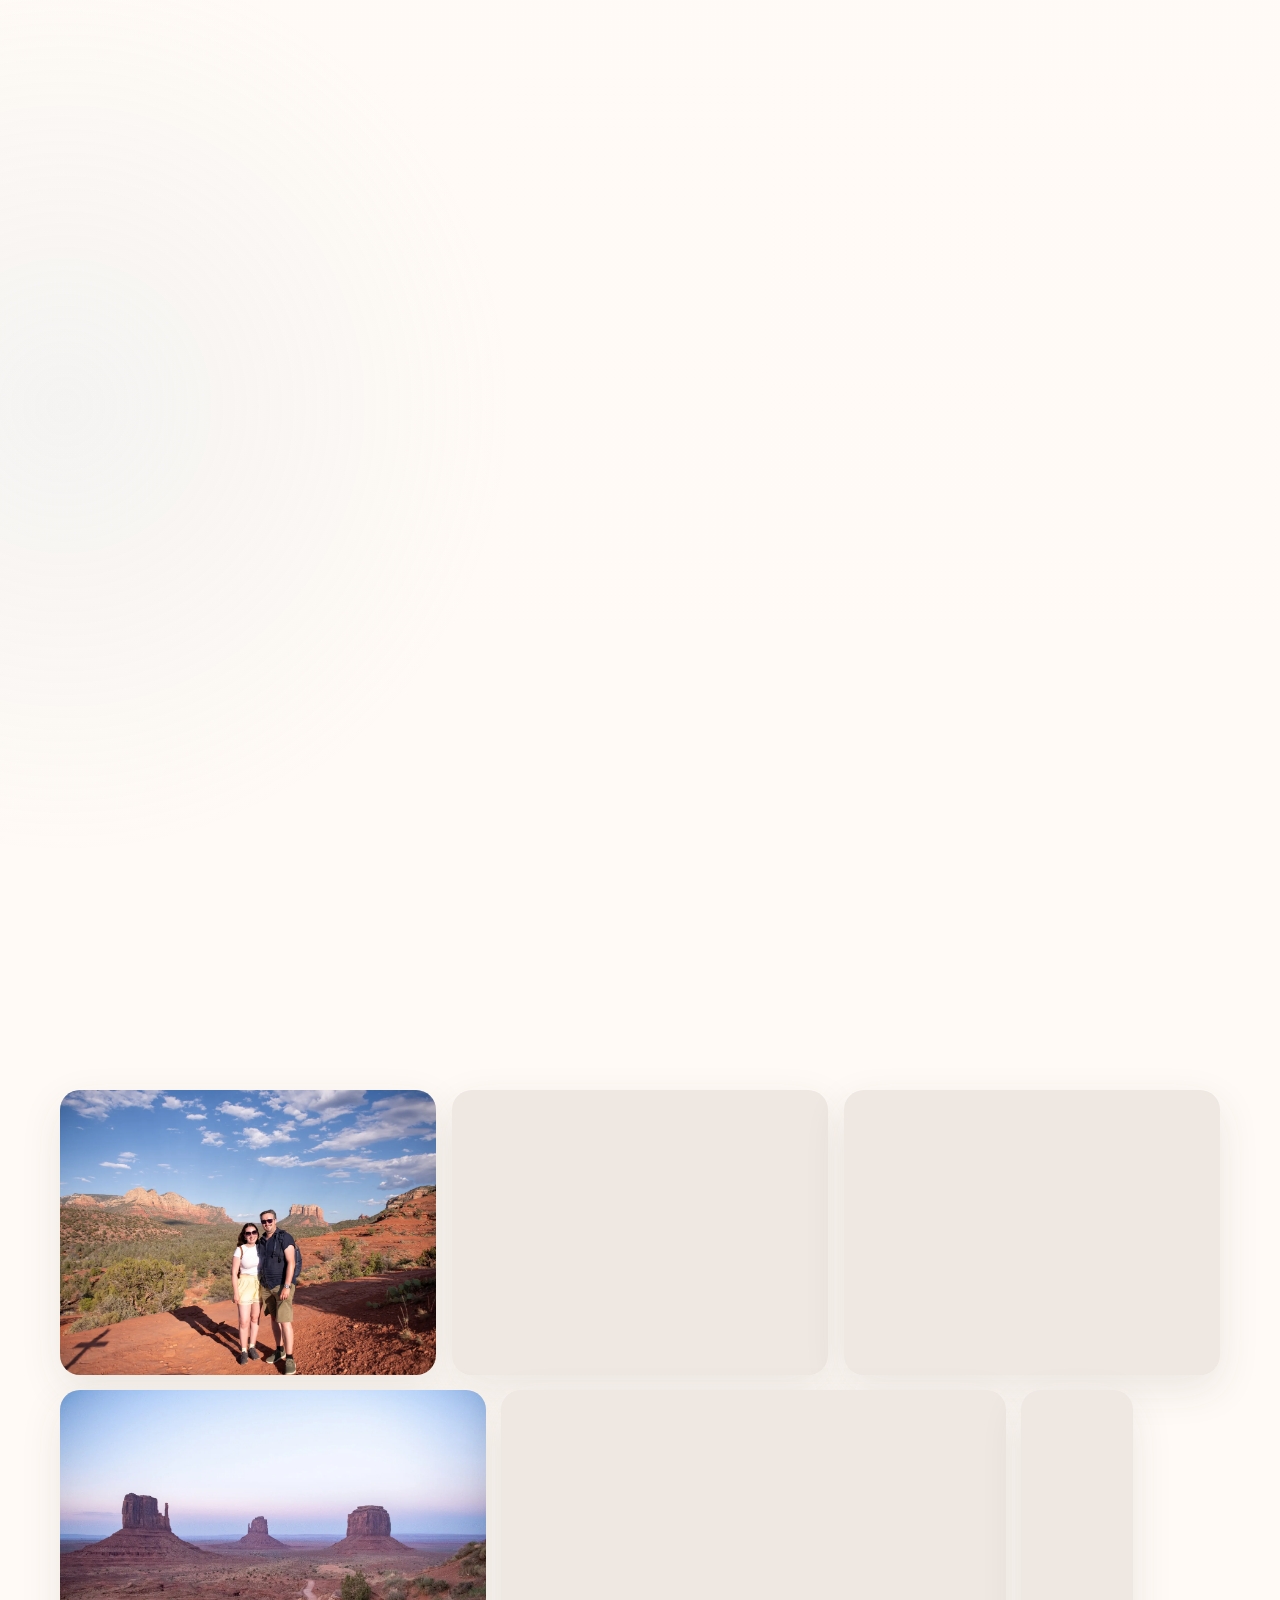
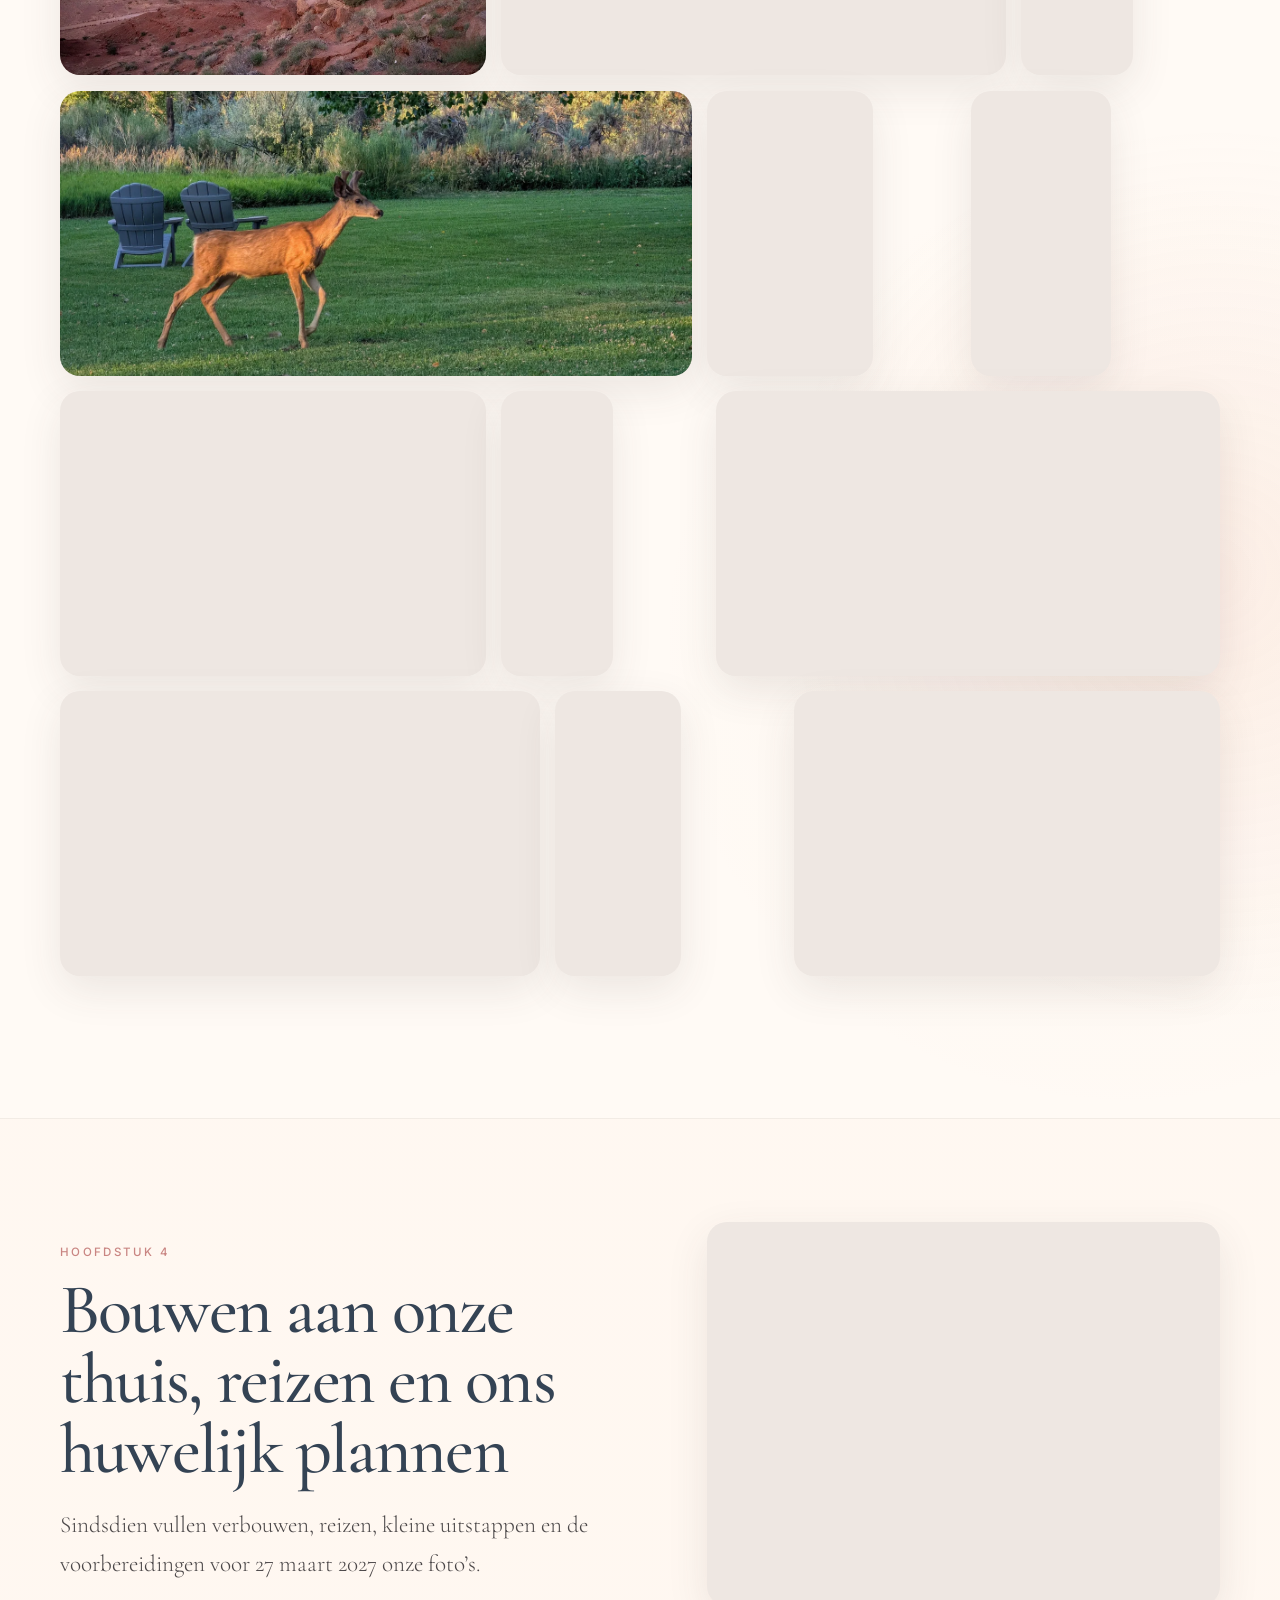
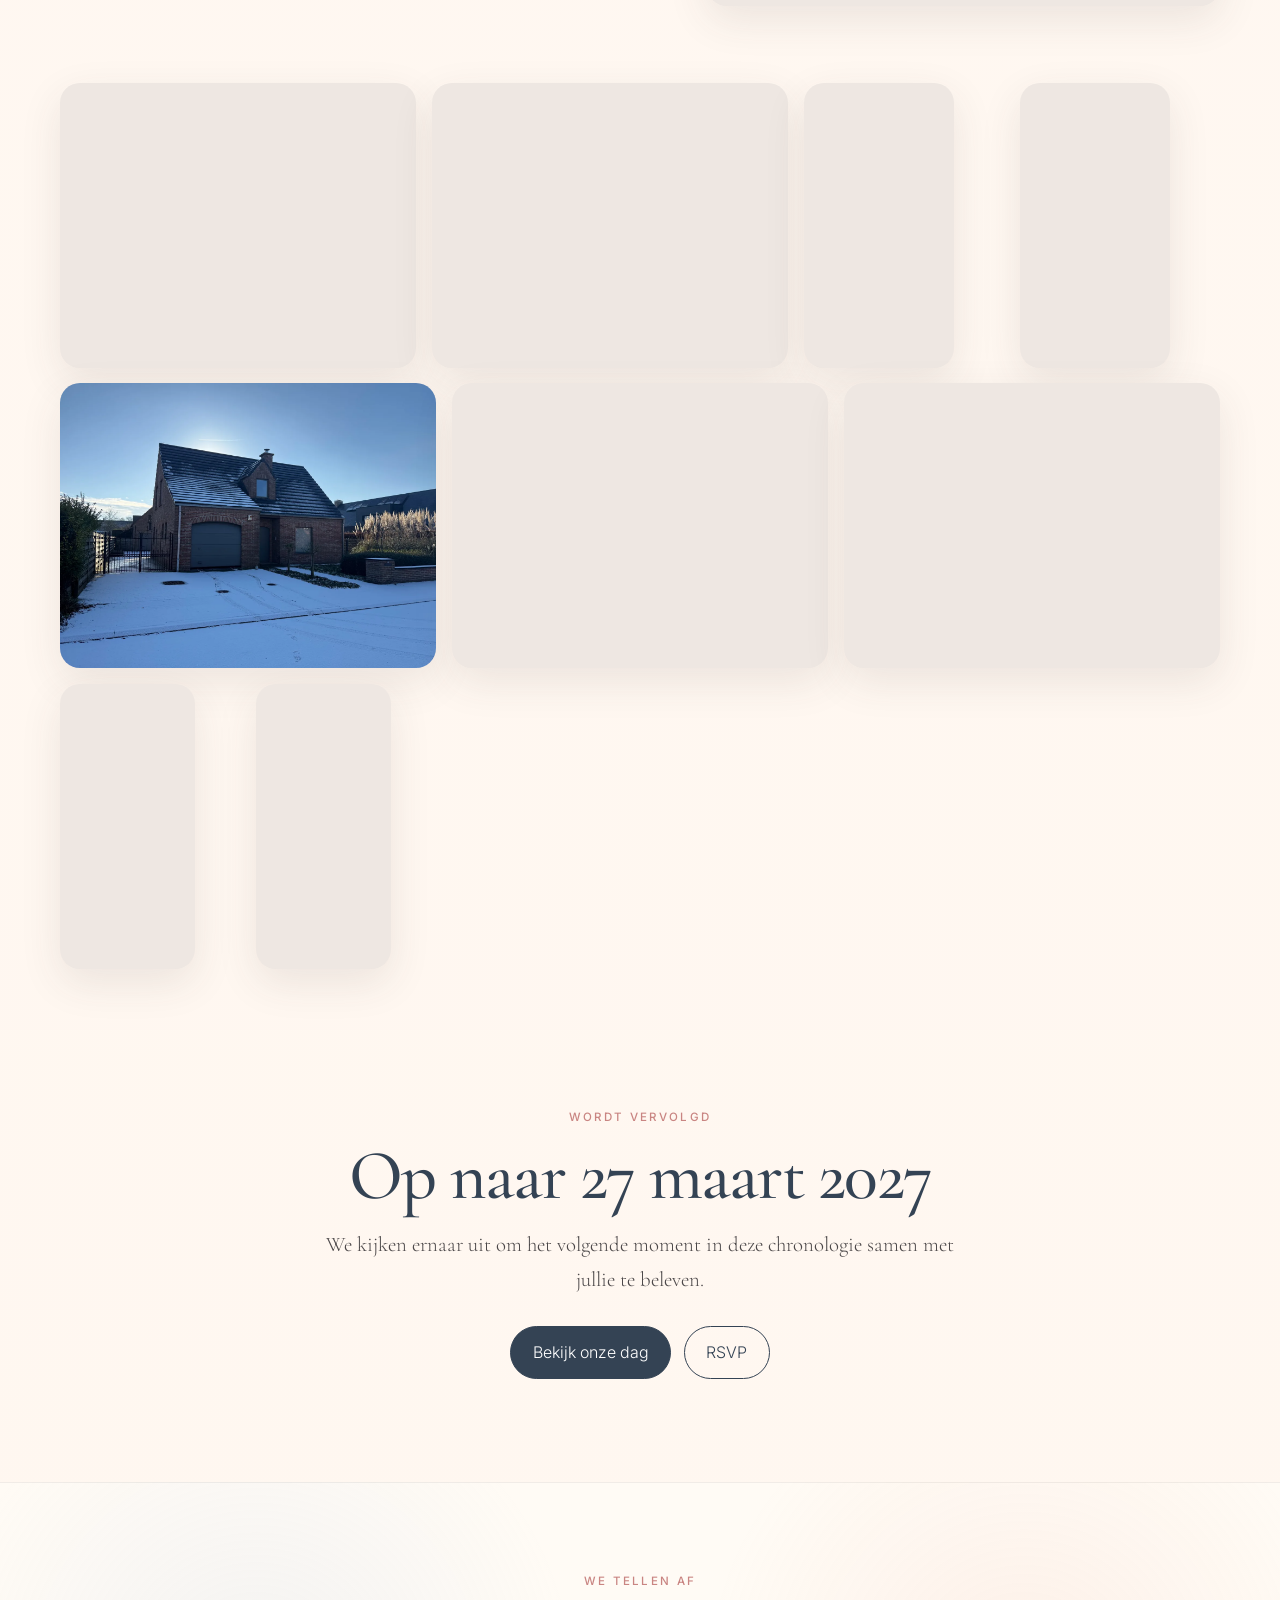
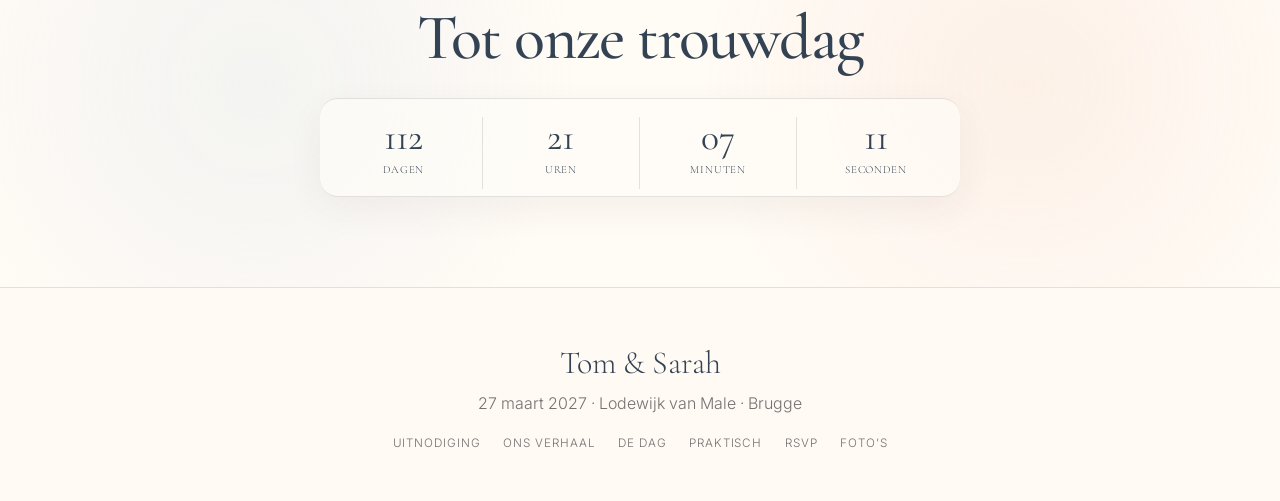
<file: ons-verhaal.html>
<!doctype html>
<html lang="nl">
<head>
  <meta charset="utf-8">
  <meta name="viewport" content="width=device-width,initial-scale=1">
  <meta name="description" content="Het chronologische fotoverhaal van Tom en Sarah, van hun eerste dates tot de voorbereidingen voor hun huwelijk.">
  <meta name="theme-color" content="#fffaf5">
  <title>Ons verhaal | Tom &amp; Sarah</title>
  <link rel="icon" href="assets/favicon.svg" type="image/svg+xml">
  <link rel="stylesheet" href="style.css">
</head>
<body>

<a class="skip-link" href="#main">Ga naar de inhoud</a>
<header class="site-header">
  <a class="brand" href="index.html" aria-label="Tom en Sarah, home">
    <span class="brand-mark">T&amp;S</span>
    <span class="brand-date">27 maart 2027</span>
  </a>
  <button class="menu-toggle" type="button" aria-label="Menu openen" aria-expanded="false">
    <span></span><span></span><span></span>
  </button>
  <nav class="site-nav" aria-label="Hoofdnavigatie">
    <a href="index.html">Home</a><a href="uitnodiging.html">Uitnodiging</a><a href="ons-verhaal.html" aria-current="page">Ons verhaal</a><a href="de-dag.html">De dag</a><a href="praktisch.html">Praktisch</a><a href="fotos.html">Foto’s</a><a class="nav-rsvp" href="rsvp.html">RSVP</a>
  </nav>
</header>

<main id="main">

<section class="story-opening">
  <div class="narrow centered-text">
    <span class="eyebrow">Ons verhaal</span>
    <h1>Van toen tot nu</h1>
    <p class="lead">Geen samenvatting in grote woorden, maar een chronologisch fotoalbum van de momenten die ons tot hier hebben gebracht.</p>
  </div>
</section>


<section class="story-chapter story-chapter-text" id="hoofdstuk-1">
  <div class="container story-chapter-heading story-chapter-one-layout">
    <div class="story-chapter-copy reveal">
      <span class="chapter-number">Hoofdstuk 1</span>
      <h2>Hoe het begon</h2>
      <div class="story-origin-text">
        <p>De liefde komt vaak wanneer je het niet verwacht of wanneer je niet op zoek bent. In ons geval tijdens een drukke examenperiode in januari. Toch maakten we uren tijd voor elkaar om op elkaars enorm lange berichten te antwoorden.</p>
        <p>In februari volgde dan de eerste date, een garre gaan drinken in De Garre. Twee dates later, op 27 maart 2022, werd onze liefde officieel.</p>
      </div>
    </div>
    <div class="story-feature story-chapter-one-photos reveal">
      <article class="story-moment story-moment-featured story-moment-pair" data-story-moment="0" style="--moment-ratio:2.08113">
      <div class="moment-images">
        
<button class="album-photo-button album-photo-portrait"
        type="button"
        data-gallery-image="assets/story/story-000.webp"
        data-gallery-alt="Brugge bij nacht"
        aria-label="Open foto uit het begin van ons verhaal" style="--photo-ratio:0.75286">
  <img src="assets/story/story-000.webp"
       alt="Brugge bij nacht"
       width="1054"
       height="1400"
       loading="eager"
       decoding="async">
</button>
        
<button class="album-photo-button album-photo-landscape"
        type="button"
        data-gallery-image="assets/story/story-000-2.webp"
        data-gallery-alt="Brugge bij nacht"
        aria-label="Open foto uit het begin van ons verhaal" style="--photo-ratio:1.32827">
  <img src="assets/story/story-000-2.webp"
       alt="Brugge bij nacht"
       width="1400"
       height="1054"
       loading="lazy"
       decoding="async">
</button>
      </div>
    </article>
    </div>
  </div>
</section>



<section class="story-chapter" id="hoofdstuk-2">
  <div class="container story-album story-chapter-prelude".strip()><article class="story-moment story-moment-single"
         data-story-moment="2" style="--moment-ratio:1.77665">
  <div class="moment-images">
<button class="album-photo-button album-photo-landscape"
        type="button"
        data-gallery-image="assets/story/story-002.webp"
        data-gallery-alt="Herinnering uit ons verhaal, moment 2"
        aria-label="Open foto uit moment 2" style="--photo-ratio:1.77665">
  <img src="assets/story/story-002.webp"
       alt="Herinnering uit ons verhaal, moment 2"
       width="1400" height="788"
       loading="lazy" decoding="async">
</button></div>
</article>
<article class="story-moment story-moment-single"
         data-story-moment="3" style="--moment-ratio:1.77665">
  <div class="moment-images">
<button class="album-photo-button album-photo-landscape"
        type="button"
        data-gallery-image="assets/story/story-003.webp"
        data-gallery-alt="Herinnering uit ons verhaal, moment 3"
        aria-label="Open foto uit moment 3" style="--photo-ratio:1.77665">
  <img src="assets/story/story-003.webp"
       alt="Herinnering uit ons verhaal, moment 3"
       width="1400" height="788"
       loading="lazy" decoding="async">
</button></div>
</article></div>

  <div class="container story-chapter-heading">
    <div class="story-chapter-copy reveal">
      <span class="chapter-number">Hoofdstuk 2</span>
      <h2>Bouwen aan een leven samen</h2>
      <p>Vanaf hier vertellen de foto’s het verhaal verder, strikt in de volgorde waarin de momenten gebeurden.</p>
    </div>
    <div class="story-feature reveal">
      <article class="story-moment story-moment-featured story-moment-single"
         data-story-moment="4" style="--moment-ratio:0.70000">
  <div class="moment-images">
<button class="album-photo-button album-photo-portrait"
        type="button"
        data-gallery-image="assets/story/story-004.webp"
        data-gallery-alt="Herinnering uit ons verhaal, moment 4"
        aria-label="Open foto uit moment 4" style="--photo-ratio:0.56214">
  <img src="assets/story/story-004.webp"
       alt="Herinnering uit ons verhaal, moment 4"
       width="787" height="1400"
       loading="eager" decoding="async">
</button></div>
</article>
    </div>
  </div>

  <div class="container story-album ".strip()><article class="story-moment story-moment-single"
         data-story-moment="5" style="--moment-ratio:0.70000">
  <div class="moment-images">
<button class="album-photo-button album-photo-portrait"
        type="button"
        data-gallery-image="assets/story/story-005.webp"
        data-gallery-alt="Herinnering uit ons verhaal, moment 5"
        aria-label="Open foto uit moment 5" style="--photo-ratio:0.56214">
  <img src="assets/story/story-005.webp"
       alt="Herinnering uit ons verhaal, moment 5"
       width="787" height="1400"
       loading="lazy" decoding="async">
</button></div>
</article>
<article class="story-moment story-moment-single"
         data-story-moment="6" style="--moment-ratio:1.77665">
  <div class="moment-images">
<button class="album-photo-button album-photo-landscape"
        type="button"
        data-gallery-image="assets/story/story-006.webp"
        data-gallery-alt="Herinnering uit ons verhaal, moment 6"
        aria-label="Open foto uit moment 6" style="--photo-ratio:1.77665">
  <img src="assets/story/story-006.webp"
       alt="Herinnering uit ons verhaal, moment 6"
       width="1400" height="788"
       loading="lazy" decoding="async">
</button></div>
</article>
<article class="story-moment story-moment-single"
         data-story-moment="7" style="--moment-ratio:1.77665">
  <div class="moment-images">
<button class="album-photo-button album-photo-landscape"
        type="button"
        data-gallery-image="assets/story/story-007.webp"
        data-gallery-alt="Herinnering uit ons verhaal, moment 7"
        aria-label="Open foto uit moment 7" style="--photo-ratio:1.77665">
  <img src="assets/story/story-007.webp"
       alt="Herinnering uit ons verhaal, moment 7"
       width="1400" height="788"
       loading="lazy" decoding="async">
</button></div>
</article>
<article class="story-moment story-moment-single"
         data-story-moment="8" style="--moment-ratio:1.77665">
  <div class="moment-images">
<button class="album-photo-button album-photo-landscape"
        type="button"
        data-gallery-image="assets/story/story-008.webp"
        data-gallery-alt="Herinnering uit ons verhaal, moment 8"
        aria-label="Open foto uit moment 8" style="--photo-ratio:1.77665">
  <img src="assets/story/story-008.webp"
       alt="Herinnering uit ons verhaal, moment 8"
       width="1400" height="788"
       loading="lazy" decoding="async">
</button></div>
</article>
<article class="story-moment story-moment-single"
         data-story-moment="9" style="--moment-ratio:0.70000">
  <div class="moment-images">
<button class="album-photo-button album-photo-portrait"
        type="button"
        data-gallery-image="assets/story/story-009.webp"
        data-gallery-alt="Herinnering uit ons verhaal, moment 9"
        aria-label="Open foto uit moment 9" style="--photo-ratio:0.56214">
  <img src="assets/story/story-009.webp"
       alt="Herinnering uit ons verhaal, moment 9"
       width="787" height="1400"
       loading="lazy" decoding="async">
</button></div>
</article>
<article class="story-moment story-moment-single"
         data-story-moment="10" style="--moment-ratio:1.77665">
  <div class="moment-images">
<button class="album-photo-button album-photo-landscape"
        type="button"
        data-gallery-image="assets/story/story-010.webp"
        data-gallery-alt="Herinnering uit ons verhaal, moment 10"
        aria-label="Open foto uit moment 10" style="--photo-ratio:1.77665">
  <img src="assets/story/story-010.webp"
       alt="Herinnering uit ons verhaal, moment 10"
       width="1400" height="788"
       loading="lazy" decoding="async">
</button></div>
</article>
<article class="story-moment story-moment-single"
         data-story-moment="11" style="--moment-ratio:0.70000">
  <div class="moment-images">
<button class="album-photo-button album-photo-portrait"
        type="button"
        data-gallery-image="assets/story/story-011.webp"
        data-gallery-alt="Herinnering uit ons verhaal, moment 11"
        aria-label="Open foto uit moment 11" style="--photo-ratio:0.56214">
  <img src="assets/story/story-011.webp"
       alt="Herinnering uit ons verhaal, moment 11"
       width="787" height="1400"
       loading="lazy" decoding="async">
</button></div>
</article>
<article class="story-moment story-moment-single"
         data-story-moment="12" style="--moment-ratio:1.50054">
  <div class="moment-images">
<button class="album-photo-button album-photo-landscape"
        type="button"
        data-gallery-image="assets/story/story-012.webp"
        data-gallery-alt="Herinnering uit ons verhaal, moment 12"
        aria-label="Open foto uit moment 12" style="--photo-ratio:1.50054">
  <img src="assets/story/story-012.webp"
       alt="Herinnering uit ons verhaal, moment 12"
       width="1400" height="933"
       loading="lazy" decoding="async">
</button></div>
</article>
<article class="story-moment story-moment-single"
         data-story-moment="13" style="--moment-ratio:1.77665">
  <div class="moment-images">
<button class="album-photo-button album-photo-landscape"
        type="button"
        data-gallery-image="assets/story/story-013.webp"
        data-gallery-alt="Herinnering uit ons verhaal, moment 13"
        aria-label="Open foto uit moment 13" style="--photo-ratio:1.77665">
  <img src="assets/story/story-013.webp"
       alt="Herinnering uit ons verhaal, moment 13"
       width="1400" height="788"
       loading="lazy" decoding="async">
</button></div>
</article>
<article class="story-moment story-moment-single"
         data-story-moment="14" style="--moment-ratio:0.70000">
  <div class="moment-images">
<button class="album-photo-button album-photo-portrait"
        type="button"
        data-gallery-image="assets/story/story-014.webp"
        data-gallery-alt="Herinnering uit ons verhaal, moment 14"
        aria-label="Open foto uit moment 14" style="--photo-ratio:0.56214">
  <img src="assets/story/story-014.webp"
       alt="Herinnering uit ons verhaal, moment 14"
       width="787" height="1400"
       loading="lazy" decoding="async">
</button></div>
</article>
<article class="story-moment story-moment-single"
         data-story-moment="15" style="--moment-ratio:1.77665">
  <div class="moment-images">
<button class="album-photo-button album-photo-landscape"
        type="button"
        data-gallery-image="assets/story/story-015.webp"
        data-gallery-alt="Herinnering uit ons verhaal, moment 15"
        aria-label="Open foto uit moment 15" style="--photo-ratio:1.77665">
  <img src="assets/story/story-015.webp"
       alt="Herinnering uit ons verhaal, moment 15"
       width="1400" height="788"
       loading="lazy" decoding="async">
</button></div>
</article>
<article class="story-moment story-moment-single"
         data-story-moment="16" style="--moment-ratio:0.70000">
  <div class="moment-images">
<button class="album-photo-button album-photo-portrait"
        type="button"
        data-gallery-image="assets/story/story-016.webp"
        data-gallery-alt="Herinnering uit ons verhaal, moment 16"
        aria-label="Open foto uit moment 16" style="--photo-ratio:0.56214">
  <img src="assets/story/story-016.webp"
       alt="Herinnering uit ons verhaal, moment 16"
       width="787" height="1400"
       loading="lazy" decoding="async">
</button></div>
</article>
<article class="story-moment story-moment-single"
         data-story-moment="17" style="--moment-ratio:3.06346">
  <div class="moment-images">
<button class="album-photo-button album-photo-landscape"
        type="button"
        data-gallery-image="assets/story/story-017.webp"
        data-gallery-alt="Herinnering uit ons verhaal, moment 17"
        aria-label="Open foto uit moment 17" style="--photo-ratio:3.06346">
  <img src="assets/story/story-017.webp"
       alt="Herinnering uit ons verhaal, moment 17"
       width="1400" height="457"
       loading="lazy" decoding="async">
</button></div>
</article>
<article class="story-moment story-moment-single"
         data-story-moment="18" style="--moment-ratio:1.77665">
  <div class="moment-images">
<button class="album-photo-button album-photo-landscape"
        type="button"
        data-gallery-image="assets/story/story-018.webp"
        data-gallery-alt="Herinnering uit ons verhaal, moment 18"
        aria-label="Open foto uit moment 18" style="--photo-ratio:1.77665">
  <img src="assets/story/story-018.webp"
       alt="Herinnering uit ons verhaal, moment 18"
       width="1400" height="788"
       loading="lazy" decoding="async">
</button></div>
</article>
<article class="story-moment story-moment-single"
         data-story-moment="19" style="--moment-ratio:1.77665">
  <div class="moment-images">
<button class="album-photo-button album-photo-landscape"
        type="button"
        data-gallery-image="assets/story/story-019.webp"
        data-gallery-alt="Herinnering uit ons verhaal, moment 19"
        aria-label="Open foto uit moment 19" style="--photo-ratio:1.77665">
  <img src="assets/story/story-019.webp"
       alt="Herinnering uit ons verhaal, moment 19"
       width="1400" height="788"
       loading="lazy" decoding="async">
</button></div>
</article>
<article class="story-moment story-moment-single"
         data-story-moment="20" style="--moment-ratio:1.77665">
  <div class="moment-images">
<button class="album-photo-button album-photo-landscape"
        type="button"
        data-gallery-image="assets/story/story-020.webp"
        data-gallery-alt="Herinnering uit ons verhaal, moment 20"
        aria-label="Open foto uit moment 20" style="--photo-ratio:1.77665">
  <img src="assets/story/story-020.webp"
       alt="Herinnering uit ons verhaal, moment 20"
       width="1400" height="788"
       loading="lazy" decoding="async">
</button>

</div>
</article>
<article class="story-moment story-moment-single"
         data-story-moment="21" style="--moment-ratio:1.77665">
  <div class="moment-images">
<button class="album-photo-button album-photo-landscape"
        type="button"
        data-gallery-image="assets/story/story-022.webp"
        data-gallery-alt="Herinnering uit ons verhaal, moment 21"
        aria-label="Open foto uit moment 21" style="--photo-ratio:1.77665">
  <img src="assets/story/story-022.webp"
       alt="Herinnering uit ons verhaal, moment 21"
       width="1400" height="788"
       loading="lazy" decoding="async">
</button></div>
</article>
<article class="story-moment story-moment-single"
         data-story-moment="22" style="--moment-ratio:1.77665">
  <div class="moment-images">
<button class="album-photo-button album-photo-landscape"
        type="button"
        data-gallery-image="assets/story/story-023.webp"
        data-gallery-alt="Herinnering uit ons verhaal, moment 22"
        aria-label="Open foto uit moment 22" style="--photo-ratio:1.77665">
  <img src="assets/story/story-023.webp"
       alt="Herinnering uit ons verhaal, moment 22"
       width="1400" height="788"
       loading="lazy" decoding="async">
</button></div>
</article>
<article class="story-moment story-moment-pair"
         data-story-moment="23" style="--moment-ratio:2.33879">
  <div class="moment-images">
<button class="album-photo-button album-photo-landscape"
        type="button"
        data-gallery-image="assets/story/story-024.webp"
        data-gallery-alt="Herinnering uit ons verhaal, moment 23"
        aria-label="Open foto uit moment 23" style="--photo-ratio:1.77665">
  <img src="assets/story/story-024.webp"
       alt="Herinnering uit ons verhaal, moment 23"
       width="1400" height="788"
       loading="lazy" decoding="async">
</button>

<button class="album-photo-button album-photo-portrait"
        type="button"
        data-gallery-image="assets/story/story-025.webp"
        data-gallery-alt="Herinnering uit ons verhaal, moment 23"
        aria-label="Open foto uit moment 23" style="--photo-ratio:0.56214">
  <img src="assets/story/story-025.webp"
       alt="Herinnering uit ons verhaal, moment 23"
       width="787" height="1400"
       loading="lazy" decoding="async">
</button></div>
</article>
<article class="story-moment story-moment-single"
         data-story-moment="24" style="--moment-ratio:1.77665">
  <div class="moment-images">
<button class="album-photo-button album-photo-landscape"
        type="button"
        data-gallery-image="assets/story/story-026.webp"
        data-gallery-alt="Herinnering uit ons verhaal, moment 24"
        aria-label="Open foto uit moment 24" style="--photo-ratio:1.77665">
  <img src="assets/story/story-026.webp"
       alt="Herinnering uit ons verhaal, moment 24"
       width="1400" height="788"
       loading="lazy" decoding="async">
</button></div>
</article>
<article class="story-moment story-moment-single"
         data-story-moment="25" style="--moment-ratio:1.77665">
  <div class="moment-images">
<button class="album-photo-button album-photo-landscape"
        type="button"
        data-gallery-image="assets/story/story-027.webp"
        data-gallery-alt="Herinnering uit ons verhaal, moment 25"
        aria-label="Open foto uit moment 25" style="--photo-ratio:1.77665">
  <img src="assets/story/story-027.webp"
       alt="Herinnering uit ons verhaal, moment 25"
       width="1400" height="788"
       loading="lazy" decoding="async">
</button></div>
</article>
<article class="story-moment story-moment-single"
         data-story-moment="26" style="--moment-ratio:1.77665">
  <div class="moment-images">
<button class="album-photo-button album-photo-landscape"
        type="button"
        data-gallery-image="assets/story/story-028.webp"
        data-gallery-alt="Herinnering uit ons verhaal, moment 26"
        aria-label="Open foto uit moment 26" style="--photo-ratio:1.77665">
  <img src="assets/story/story-028.webp"
       alt="Herinnering uit ons verhaal, moment 26"
       width="1400" height="788"
       loading="lazy" decoding="async">
</button></div>
</article>
<article class="story-moment story-moment-single"
         data-story-moment="27" style="--moment-ratio:1.77665">
  <div class="moment-images">
<button class="album-photo-button album-photo-landscape"
        type="button"
        data-gallery-image="assets/story/story-029.webp"
        data-gallery-alt="Herinnering uit ons verhaal, moment 27"
        aria-label="Open foto uit moment 27" style="--photo-ratio:1.77665">
  <img src="assets/story/story-029.webp"
       alt="Herinnering uit ons verhaal, moment 27"
       width="1400" height="788"
       loading="lazy" decoding="async">
</button></div>
</article>
<article class="story-moment story-moment-single"
         data-story-moment="28" style="--moment-ratio:1.77665">
  <div class="moment-images">
<button class="album-photo-button album-photo-landscape"
        type="button"
        data-gallery-image="assets/story/story-030.webp"
        data-gallery-alt="Herinnering uit ons verhaal, moment 28"
        aria-label="Open foto uit moment 28" style="--photo-ratio:1.77665">
  <img src="assets/story/story-030.webp"
       alt="Herinnering uit ons verhaal, moment 28"
       width="1400" height="788"
       loading="lazy" decoding="async">
</button></div>
</article>
<article class="story-moment story-moment-single"
         data-story-moment="29" style="--moment-ratio:1.77665">
  <div class="moment-images">
<button class="album-photo-button album-photo-landscape"
        type="button"
        data-gallery-image="assets/story/story-031.webp"
        data-gallery-alt="Herinnering uit ons verhaal, moment 29"
        aria-label="Open foto uit moment 29" style="--photo-ratio:1.77665">
  <img src="assets/story/story-031.webp"
       alt="Herinnering uit ons verhaal, moment 29"
       width="1400" height="788"
       loading="lazy" decoding="async">
</button>

</div>
</article>
<article class="story-moment story-moment-single"
         data-story-moment="30" style="--moment-ratio:0.70000">
  <div class="moment-images">
<button class="album-photo-button album-photo-portrait"
        type="button"
        data-gallery-image="assets/story/story-033.webp"
        data-gallery-alt="Herinnering uit ons verhaal, moment 30"
        aria-label="Open foto uit moment 30" style="--photo-ratio:0.56214">
  <img src="assets/story/story-033.webp"
       alt="Herinnering uit ons verhaal, moment 30"
       width="787" height="1400"
       loading="lazy" decoding="async">
</button>

</div>
</article>
<article class="story-moment story-moment-single"
         data-story-moment="31" style="--moment-ratio:1.77665">
  <div class="moment-images">
<button class="album-photo-button album-photo-landscape"
        type="button"
        data-gallery-image="assets/story/story-035.webp"
        data-gallery-alt="Herinnering uit ons verhaal, moment 31"
        aria-label="Open foto uit moment 31" style="--photo-ratio:1.77665">
  <img src="assets/story/story-035.webp"
       alt="Herinnering uit ons verhaal, moment 31"
       width="1400" height="788"
       loading="lazy" decoding="async">
</button>

</div>
</article>
<article class="story-moment story-moment-single"
         data-story-moment="32" style="--moment-ratio:0.70000">
  <div class="moment-images">
<button class="album-photo-button album-photo-portrait"
        type="button"
        data-gallery-image="assets/story/story-037.webp"
        data-gallery-alt="Herinnering uit ons verhaal, moment 32"
        aria-label="Open foto uit moment 32" style="--photo-ratio:0.56214">
  <img src="assets/story/story-037.webp"
       alt="Herinnering uit ons verhaal, moment 32"
       width="787" height="1400"
       loading="lazy" decoding="async">
</button>

</div>
</article>
<article class="story-moment story-moment-single"
         data-story-moment="33" style="--moment-ratio:1.77665">
  <div class="moment-images">
<button class="album-photo-button album-photo-landscape"
        type="button"
        data-gallery-image="assets/story/story-039.webp"
        data-gallery-alt="Herinnering uit ons verhaal, moment 33"
        aria-label="Open foto uit moment 33" style="--photo-ratio:1.77665">
  <img src="assets/story/story-039.webp"
       alt="Herinnering uit ons verhaal, moment 33"
       width="1400" height="788"
       loading="lazy" decoding="async">
</button>

</div>
</article></div>
  <div class="container story-album story-album-sequence-bridge".strip()><article class="story-moment story-moment-single"
         data-story-moment="33" style="--moment-ratio:1.77665">
  <div class="moment-images">
<button class="album-photo-button album-photo-landscape"
        type="button"
        data-gallery-image="assets/story/story-039.webp"
        data-gallery-alt="Herinnering uit ons verhaal, moment 33"
        aria-label="Open foto uit moment 33" style="--photo-ratio:1.77665">
  <img src="assets/story/story-039.webp"
       alt="Herinnering uit ons verhaal, moment 33"
       width="1400" height="788"
       loading="lazy" decoding="async">
</button>

</div>
</article>
<article class="story-moment story-moment-single"
         data-story-moment="1" style="--moment-ratio:1.50054">
  <div class="moment-images">
<button class="album-photo-button album-photo-landscape"
        type="button"
        data-gallery-image="assets/story/story-001.webp"
        data-gallery-alt="Herinnering uit ons verhaal, moment 1"
        aria-label="Open foto uit moment 1" style="--photo-ratio:1.50054">
  <img src="assets/story/story-001.webp"
       alt="Herinnering uit ons verhaal, moment 1"
       width="1400" height="933"
       loading="eager" decoding="async">
</button></div>
</article>
<article class="story-moment story-moment-single"
         data-story-moment="35" style="--moment-ratio:1.77665">
  <div class="moment-images">
<button class="album-photo-button album-photo-landscape"
        type="button"
        data-gallery-image="assets/story/story-043.webp"
        data-gallery-alt="Herinnering uit ons verhaal, moment 35"
        aria-label="Open foto uit moment 35" style="--photo-ratio:1.77665">
  <img src="assets/story/story-043.webp"
       alt="Herinnering uit ons verhaal, moment 35"
       width="1400" height="788"
       loading="lazy" decoding="async">
</button></div>
</article></div>
  <div class="container story-album ".strip()><article class="story-moment story-moment-single"
         data-story-moment="35" style="--moment-ratio:1.77665">
  <div class="moment-images">
<button class="album-photo-button album-photo-landscape"
        type="button"
        data-gallery-image="assets/story/story-043.webp"
        data-gallery-alt="Herinnering uit ons verhaal, moment 35"
        aria-label="Open foto uit moment 35" style="--photo-ratio:1.77665">
  <img src="assets/story/story-043.webp"
       alt="Herinnering uit ons verhaal, moment 35"
       width="1400" height="788"
       loading="lazy" decoding="async">
</button></div>
</article>
<article class="story-moment story-moment-single"
         data-story-moment="36" style="--moment-ratio:1.50054">
  <div class="moment-images">
<button class="album-photo-button album-photo-landscape"
        type="button"
        data-gallery-image="assets/story/story-044.webp"
        data-gallery-alt="Herinnering uit ons verhaal, moment 36"
        aria-label="Open foto uit moment 36" style="--photo-ratio:1.50054">
  <img src="assets/story/story-044.webp"
       alt="Herinnering uit ons verhaal, moment 36"
       width="1400" height="933"
       loading="lazy" decoding="async">
</button></div>
</article>
<article class="story-moment story-moment-single"
         data-story-moment="37" style="--moment-ratio:0.70000">
  <div class="moment-images">
<button class="album-photo-button album-photo-portrait"
        type="button"
        data-gallery-image="assets/story/story-045.webp"
        data-gallery-alt="Herinnering uit ons verhaal, moment 37"
        aria-label="Open foto uit moment 37" style="--photo-ratio:0.56214">
  <img src="assets/story/story-045.webp"
       alt="Herinnering uit ons verhaal, moment 37"
       width="787" height="1400"
       loading="lazy" decoding="async">
</button></div>
</article>
<article class="story-moment story-moment-single"
         data-story-moment="38" style="--moment-ratio:1.77665">
  <div class="moment-images">
<button class="album-photo-button album-photo-landscape"
        type="button"
        data-gallery-image="assets/story/story-046.webp"
        data-gallery-alt="Herinnering uit ons verhaal, moment 38"
        aria-label="Open foto uit moment 38" style="--photo-ratio:1.77665">
  <img src="assets/story/story-046.webp"
       alt="Herinnering uit ons verhaal, moment 38"
       width="1400" height="788"
       loading="lazy" decoding="async">
</button></div>
</article>
<article class="story-moment story-moment-single"
         data-story-moment="39" style="--moment-ratio:0.75000">
  <div class="moment-images">
<button class="album-photo-button album-photo-portrait"
        type="button"
        data-gallery-image="assets/story/story-047.webp"
        data-gallery-alt="Herinnering uit ons verhaal, moment 39"
        aria-label="Open foto uit moment 39" style="--photo-ratio:0.75000">
  <img src="assets/story/story-047.webp"
       alt="Herinnering uit ons verhaal, moment 39"
       width="1050" height="1400"
       loading="lazy" decoding="async">
</button></div>
</article>
<article class="story-moment story-moment-single"
         data-story-moment="40" style="--moment-ratio:0.70000">
  <div class="moment-images">
<button class="album-photo-button album-photo-portrait"
        type="button"
        data-gallery-image="assets/story/story-048.webp"
        data-gallery-alt="Herinnering uit ons verhaal, moment 40"
        aria-label="Open foto uit moment 40" style="--photo-ratio:0.56214">
  <img src="assets/story/story-048.webp"
       alt="Herinnering uit ons verhaal, moment 40"
       width="787" height="1400"
       loading="lazy" decoding="async">
</button>

</div>
</article>
<article class="story-moment story-moment-single"
         data-story-moment="41" style="--moment-ratio:1.50054">
  <div class="moment-images">
<button class="album-photo-button album-photo-landscape"
        type="button"
        data-gallery-image="assets/story/story-050.webp"
        data-gallery-alt="Herinnering uit ons verhaal, moment 41"
        aria-label="Open foto uit moment 41" style="--photo-ratio:1.50054">
  <img src="assets/story/story-050.webp"
       alt="Herinnering uit ons verhaal, moment 41"
       width="1400" height="933"
       loading="lazy" decoding="async">
</button></div>
</article>
<article class="story-moment story-moment-single"
         data-story-moment="42" style="--moment-ratio:0.70000">
  <div class="moment-images">
<button class="album-photo-button album-photo-portrait"
        type="button"
        data-gallery-image="assets/story/story-051.webp"
        data-gallery-alt="Herinnering uit ons verhaal, moment 42"
        aria-label="Open foto uit moment 42" style="--photo-ratio:0.56214">
  <img src="assets/story/story-051.webp"
       alt="Herinnering uit ons verhaal, moment 42"
       width="787" height="1400"
       loading="lazy" decoding="async">
</button></div>
</article>
<article class="story-moment story-moment-single"
         data-story-moment="43" style="--moment-ratio:1.50054">
  <div class="moment-images">
<button class="album-photo-button album-photo-landscape"
        type="button"
        data-gallery-image="assets/story/story-052.webp"
        data-gallery-alt="Herinnering uit ons verhaal, moment 43"
        aria-label="Open foto uit moment 43" style="--photo-ratio:1.50054">
  <img src="assets/story/story-052.webp"
       alt="Herinnering uit ons verhaal, moment 43"
       width="1400" height="933"
       loading="lazy" decoding="async">
</button></div>
</article></div>
</section>


<section class="story-chapter story-chapter-tinted" id="hoofdstuk-3">
  <div class="container story-chapter-heading">
    <div class="story-chapter-copy reveal">
      <span class="chapter-number">Hoofdstuk 3</span>
      <h2>Verloofd in Amerika en ons huis vinden bij thuiskomst</h2>
      <p>Over het aanzoek vertellen we tijdens de ceremonie meer. Hier laten we vooral zien wat er daarna volgde: verder reizen en bij thuiskomst het huis vinden dat onze thuis zou worden.</p>
    </div>
    <div class="story-feature reveal">
<article class="story-moment story-moment-single story-moment-featured"
         data-story-moment="44" style="--moment-ratio:0.70000">
  <div class="moment-images">
<button class="album-photo-button album-photo-portrait"
        type="button"
        data-gallery-image="assets/story/story-053.webp"
        data-gallery-alt="Herinnering uit ons verhaal, moment 44"
        aria-label="Open foto uit moment 44" style="--photo-ratio:0.56214">
  <img src="assets/story/story-053.webp"
       alt="Herinnering uit ons verhaal, moment 44"
       width="787" height="1400"
       loading="lazy" decoding="async">
</button></div>
</article></div>
  </div>
  <div class="container story-album"><div class="story-album-row">
<article class="story-moment story-moment-single"
         data-story-moment="45" style="--moment-ratio:1.50054">
  <div class="moment-images">
<button class="album-photo-button album-photo-landscape"
        type="button"
        data-gallery-image="assets/story/story-054.webp"
        data-gallery-alt="Herinnering uit ons verhaal, moment 45"
        aria-label="Open foto uit moment 45" style="--photo-ratio:1.50054">
  <img src="assets/story/story-054.webp"
       alt="Herinnering uit ons verhaal, moment 45"
       width="1400" height="933"
       loading="lazy" decoding="async">
</button></div>
</article>
<article class="story-moment story-moment-single"
         data-story-moment="46" style="--moment-ratio:1.50054">
  <div class="moment-images">
<button class="album-photo-button album-photo-landscape"
        type="button"
        data-gallery-image="assets/story/story-055.webp"
        data-gallery-alt="Herinnering uit ons verhaal, moment 46"
        aria-label="Open foto uit moment 46" style="--photo-ratio:1.50054">
  <img src="assets/story/story-055.webp"
       alt="Herinnering uit ons verhaal, moment 46"
       width="1400" height="933"
       loading="lazy" decoding="async">
</button></div>
</article>
<article class="story-moment story-moment-single"
         data-story-moment="47" style="--moment-ratio:1.50054">
  <div class="moment-images">
<button class="album-photo-button album-photo-landscape"
        type="button"
        data-gallery-image="assets/story/story-056.webp"
        data-gallery-alt="Herinnering uit ons verhaal, moment 47"
        aria-label="Open foto uit moment 47" style="--photo-ratio:1.50054">
  <img src="assets/story/story-056.webp"
       alt="Herinnering uit ons verhaal, moment 47"
       width="1400" height="933"
       loading="lazy" decoding="async">
</button></div>
</article>
</div>
<div class="story-album-row">
<article class="story-moment story-moment-single"
         data-story-moment="48" style="--moment-ratio:1.49893">
  <div class="moment-images">
<button class="album-photo-button album-photo-landscape"
        type="button"
        data-gallery-image="assets/story/story-057.webp"
        data-gallery-alt="Herinnering uit ons verhaal, moment 48"
        aria-label="Open foto uit moment 48" style="--photo-ratio:1.49893">
  <img src="assets/story/story-057.webp"
       alt="Herinnering uit ons verhaal, moment 48"
       width="1400" height="934"
       loading="lazy" decoding="async">
</button></div>
</article>
<article class="story-moment story-moment-single"
         data-story-moment="49" style="--moment-ratio:1.77665">
  <div class="moment-images">
<button class="album-photo-button album-photo-landscape"
        type="button"
        data-gallery-image="assets/story/story-058.webp"
        data-gallery-alt="Herinnering uit ons verhaal, moment 49"
        aria-label="Open foto uit moment 49" style="--photo-ratio:1.77665">
  <img src="assets/story/story-058.webp"
       alt="Herinnering uit ons verhaal, moment 49"
       width="1400" height="788"
       loading="lazy" decoding="async">
</button></div>
</article>
<article class="story-moment story-moment-single"
         data-story-moment="50" style="--moment-ratio:0.70000">
  <div class="moment-images">
<button class="album-photo-button album-photo-portrait"
        type="button"
        data-gallery-image="assets/story/story-059.webp"
        data-gallery-alt="Herinnering uit ons verhaal, moment 50"
        aria-label="Open foto uit moment 50" style="--photo-ratio:0.56214">
  <img src="assets/story/story-059.webp"
       alt="Herinnering uit ons verhaal, moment 50"
       width="787" height="1400"
       loading="lazy" decoding="async">
</button></div>
</article>
</div>
<div class="story-album-row">
<article class="story-moment story-moment-single"
         data-story-moment="51" style="--moment-ratio:1.77665">
  <div class="moment-images">
<button class="album-photo-button album-photo-landscape"
        type="button"
        data-gallery-image="assets/story/story-060.webp"
        data-gallery-alt="Herinnering uit ons verhaal, moment 51"
        aria-label="Open foto uit moment 51" style="--photo-ratio:1.77665">
  <img src="assets/story/story-060.webp"
       alt="Herinnering uit ons verhaal, moment 51"
       width="1400" height="788"
       loading="lazy" decoding="async">
</button></div>
</article>
<article class="story-moment story-moment-single"
         data-story-moment="52" style="--moment-ratio:0.70000">
  <div class="moment-images">
<button class="album-photo-button album-photo-portrait"
        type="button"
        data-gallery-image="assets/story/story-061.webp"
        data-gallery-alt="Herinnering uit ons verhaal, moment 52"
        aria-label="Open foto uit moment 52" style="--photo-ratio:0.66643">
  <img src="assets/story/story-061.webp"
       alt="Herinnering uit ons verhaal, moment 52"
       width="933" height="1400"
       loading="lazy" decoding="async">
</button></div>
</article>
<article class="story-moment story-moment-single story-moment-featured"
         data-story-moment="53" style="--moment-ratio:0.70000">
  <div class="moment-images">
<button class="album-photo-button album-photo-portrait"
        type="button"
        data-gallery-image="assets/story/story-062.webp"
        data-gallery-alt="Herinnering uit ons verhaal, moment 53"
        aria-label="Open foto uit moment 53" style="--photo-ratio:0.56214">
  <img src="assets/story/story-062.webp"
       alt="Herinnering uit ons verhaal, moment 53"
       width="787" height="1400"
       loading="lazy" decoding="async">
</button></div>
</article>
</div>
<div class="story-album-row">
<article class="story-moment story-moment-single"
         data-story-moment="54" style="--moment-ratio:1.50054">
  <div class="moment-images">
<button class="album-photo-button album-photo-landscape"
        type="button"
        data-gallery-image="assets/story/story-063.webp"
        data-gallery-alt="Herinnering uit ons verhaal, moment 54"
        aria-label="Open foto uit moment 54" style="--photo-ratio:1.50054">
  <img src="assets/story/story-063.webp"
       alt="Herinnering uit ons verhaal, moment 54"
       width="1400" height="933"
       loading="lazy" decoding="async">
</button></div>
</article>
<article class="story-moment story-moment-single"
         data-story-moment="55" style="--moment-ratio:0.70000">
  <div class="moment-images">
<button class="album-photo-button album-photo-portrait"
        type="button"
        data-gallery-image="assets/story/story-064.webp"
        data-gallery-alt="Herinnering uit ons verhaal, moment 55"
        aria-label="Open foto uit moment 55" style="--photo-ratio:0.56214">
  <img src="assets/story/story-064.webp"
       alt="Herinnering uit ons verhaal, moment 55"
       width="787" height="1400"
       loading="lazy" decoding="async">
</button></div>
</article>
<article class="story-moment story-moment-single"
         data-story-moment="56" style="--moment-ratio:1.77665">
  <div class="moment-images">
<button class="album-photo-button album-photo-landscape"
        type="button"
        data-gallery-image="assets/story/story-065.webp"
        data-gallery-alt="Herinnering uit ons verhaal, moment 56"
        aria-label="Open foto uit moment 56" style="--photo-ratio:1.77665">
  <img src="assets/story/story-065.webp"
       alt="Herinnering uit ons verhaal, moment 56"
       width="1400" height="788"
       loading="lazy" decoding="async">
</button></div>
</article>
</div>
<div class="story-album-row">
<article class="story-moment story-moment-single"
         data-story-moment="57" style="--moment-ratio:1.50054">
  <div class="moment-images">
<button class="album-photo-button album-photo-landscape"
        type="button"
        data-gallery-image="assets/story/story-066.webp"
        data-gallery-alt="Herinnering uit ons verhaal, moment 57"
        aria-label="Open foto uit moment 57" style="--photo-ratio:1.50054">
  <img src="assets/story/story-066.webp"
       alt="Herinnering uit ons verhaal, moment 57"
       width="1400" height="933"
       loading="lazy" decoding="async">
</button></div>
</article>
<article class="story-moment story-moment-single"
         data-story-moment="58" style="--moment-ratio:0.70000">
  <div class="moment-images">
<button class="album-photo-button album-photo-portrait"
        type="button"
        data-gallery-image="assets/story/story-067.webp"
        data-gallery-alt="Herinnering uit ons verhaal, moment 58"
        aria-label="Open foto uit moment 58" style="--photo-ratio:0.56214">
  <img src="assets/story/story-067.webp"
       alt="Herinnering uit ons verhaal, moment 58"
       width="787" height="1400"
       loading="lazy" decoding="async">
</button></div>
</article>
<article class="story-moment story-moment-single"
         data-story-moment="59" style="--moment-ratio:1.33333">
  <div class="moment-images">
<button class="album-photo-button album-photo-landscape"
        type="button"
        data-gallery-image="assets/story/story-068.webp"
        data-gallery-alt="Herinnering uit ons verhaal, moment 59"
        aria-label="Open foto uit moment 59" style="--photo-ratio:1.33333">
  <img src="assets/story/story-068.webp"
       alt="Herinnering uit ons verhaal, moment 59"
       width="1400" height="1050"
       loading="lazy" decoding="async">
</button></div>
</article>
</div></div>
</section>

<section class="story-chapter" id="hoofdstuk-4">
  <div class="container story-chapter-heading">
    <div class="story-chapter-copy reveal">
      <span class="chapter-number">Hoofdstuk 4</span>
      <h2>Bouwen aan onze thuis, reizen en ons huwelijk plannen</h2>
      <p>Sindsdien vullen verbouwen, reizen, kleine uitstappen en de voorbereidingen voor 27 maart 2027 onze foto’s.</p>
    </div>
    <div class="story-feature reveal"><article class="story-moment story-moment-single story-moment-featured"
         data-story-moment="60" style="--moment-ratio:1.33333">
  <div class="moment-images">
<button class="album-photo-button album-photo-landscape"
        type="button"
        data-gallery-image="assets/story/story-069.webp"
        data-gallery-alt="Herinnering uit ons verhaal, moment 60"
        aria-label="Open foto uit moment 60" style="--photo-ratio:1.33333">
  <img src="assets/story/story-069.webp"
       alt="Herinnering uit ons verhaal, moment 60"
       width="1400" height="1050"
       loading="lazy" decoding="async">
</button></div>
</article></div>
  </div>
  <div class="container story-album"><div class="story-album-row">
<article class="story-moment story-moment-single"
         data-story-moment="61" style="--moment-ratio:1.33333">
  <div class="moment-images">
<button class="album-photo-button album-photo-landscape"
        type="button"
        data-gallery-image="assets/story/story-070.webp"
        data-gallery-alt="Herinnering uit ons verhaal, moment 61"
        aria-label="Open foto uit moment 61" style="--photo-ratio:1.33333">
  <img src="assets/story/story-070.webp"
       alt="Herinnering uit ons verhaal, moment 61"
       width="1400" height="1050"
       loading="lazy" decoding="async">
</button></div>
</article>
<article class="story-moment story-moment-single"
         data-story-moment="62" style="--moment-ratio:1.33333">
  <div class="moment-images">
<button class="album-photo-button album-photo-landscape"
        type="button"
        data-gallery-image="assets/story/story-071.webp"
        data-gallery-alt="Herinnering uit ons verhaal, moment 62"
        aria-label="Open foto uit moment 62" style="--photo-ratio:1.33333">
  <img src="assets/story/story-071.webp"
       alt="Herinnering uit ons verhaal, moment 62"
       width="1400" height="1050"
       loading="lazy" decoding="async">
</button></div>
</article>
<article class="story-moment story-moment-single"
         data-story-moment="63" style="--moment-ratio:0.75000">
  <div class="moment-images">
<button class="album-photo-button album-photo-portrait"
        type="button"
        data-gallery-image="assets/story/story-072.webp"
        data-gallery-alt="Herinnering uit ons verhaal, moment 63"
        aria-label="Open foto uit moment 63" style="--photo-ratio:0.75000">
  <img src="assets/story/story-072.webp"
       alt="Herinnering uit ons verhaal, moment 63"
       width="1050" height="1400"
       loading="lazy" decoding="async">
</button></div>
</article>
</div>
<div class="story-album-row">
<article class="story-moment story-moment-single"
         data-story-moment="64" style="--moment-ratio:0.75000">
  <div class="moment-images">
<button class="album-photo-button album-photo-portrait"
        type="button"
        data-gallery-image="assets/story/story-073.webp"
        data-gallery-alt="Herinnering uit ons verhaal, moment 64"
        aria-label="Open foto uit moment 64" style="--photo-ratio:0.75000">
  <img src="assets/story/story-073.webp"
       alt="Herinnering uit ons verhaal, moment 64"
       width="1050" height="1400"
       loading="lazy" decoding="async">
</button></div>
</article>
<article class="story-moment story-moment-single"
         data-story-moment="65" style="--moment-ratio:1.33333">
  <div class="moment-images">
<button class="album-photo-button album-photo-landscape"
        type="button"
        data-gallery-image="assets/story/story-074.webp"
        data-gallery-alt="Herinnering uit ons verhaal, moment 65"
        aria-label="Open foto uit moment 65" style="--photo-ratio:1.33333">
  <img src="assets/story/story-074.webp"
       alt="Herinnering uit ons verhaal, moment 65"
       width="1400" height="1050"
       loading="lazy" decoding="async">
</button></div>
</article>
<article class="story-moment story-moment-single"
         data-story-moment="66" style="--moment-ratio:1.33333">
  <div class="moment-images">
<button class="album-photo-button album-photo-landscape"
        type="button"
        data-gallery-image="assets/story/story-075.webp"
        data-gallery-alt="Herinnering uit ons verhaal, moment 66"
        aria-label="Open foto uit moment 66" style="--photo-ratio:1.33333">
  <img src="assets/story/story-075.webp"
       alt="Herinnering uit ons verhaal, moment 66"
       width="1400" height="1050"
       loading="lazy" decoding="async">
</button></div>
</article>
</div>
<div class="story-album-row">
<article class="story-moment story-moment-single"
         data-story-moment="67" style="--moment-ratio:1.33333">
  <div class="moment-images">
<button class="album-photo-button album-photo-landscape"
        type="button"
        data-gallery-image="assets/story/story-076.webp"
        data-gallery-alt="Herinnering uit ons verhaal, moment 67"
        aria-label="Open foto uit moment 67" style="--photo-ratio:1.33333">
  <img src="assets/story/story-076.webp"
       alt="Herinnering uit ons verhaal, moment 67"
       width="1400" height="1050"
       loading="lazy" decoding="async">
</button></div>
</article>
<article class="story-moment story-moment-single"
         data-story-moment="68" style="--moment-ratio:0.75000">
  <div class="moment-images">
<button class="album-photo-button album-photo-portrait"
        type="button"
        data-gallery-image="assets/story/story-077.webp"
        data-gallery-alt="Herinnering uit ons verhaal, moment 68"
        aria-label="Open foto uit moment 68" style="--photo-ratio:0.75000">
  <img src="assets/story/story-077.webp"
       alt="Herinnering uit ons verhaal, moment 68"
       width="1050" height="1400"
       loading="lazy" decoding="async">
</button></div>
</article>
<article class="story-moment story-moment-single"
         data-story-moment="69" style="--moment-ratio:0.75000">
  <div class="moment-images">
<button class="album-photo-button album-photo-portrait"
        type="button"
        data-gallery-image="assets/story/story-078.webp"
        data-gallery-alt="Herinnering uit ons verhaal, moment 69"
        aria-label="Open foto uit moment 69" style="--photo-ratio:0.75000">
  <img src="assets/story/story-078.webp"
       alt="Herinnering uit ons verhaal, moment 69"
       width="1050" height="1400"
       loading="lazy" decoding="async">
</button></div>
</article>
</div></div>

  <div class="narrow story-ending centered-text reveal">
    <span class="eyebrow">Wordt vervolgd</span>
    <h2>Op naar 27 maart 2027</h2>
    <p>We kijken ernaar uit om het volgende moment in deze chronologie samen met jullie te beleven.</p>
    <div class="button-row centered">
      <a class="btn primary" href="de-dag.html">Bekijk onze dag</a>
      <a class="btn" href="rsvp.html">RSVP</a>
    </div>
  </div>
</section>

<section class="page-countdown-section" aria-labelledby="countdown-title">
  <div class="narrow centered-text">
    <span class="eyebrow">We tellen af</span>
    <h2 id="countdown-title">Tot onze trouwdag</h2>
    <div class="countdown page-countdown" data-countdown aria-label="Aftellen tot de trouwdag">
      <div><strong data-days>—</strong><span>dagen</span></div>
      <div><strong data-hours>—</strong><span>uren</span></div>
      <div><strong data-minutes>—</strong><span>minuten</span></div>
      <div><strong data-seconds>—</strong><span>seconden</span></div>
    </div>
  </div>
</section>

</main>

<footer class="site-footer">
  <div class="footer-names">Tom &amp; Sarah</div>
  <div>27 maart 2027 · Lodewijk van Male · Brugge</div>
  <nav class="footer-nav" aria-label="Voettekstnavigatie">
    <a href="uitnodiging.html">Uitnodiging</a>
    <a href="ons-verhaal.html">Ons verhaal</a>
    <a href="de-dag.html">De dag</a>
    <a href="praktisch.html">Praktisch</a>
    <a href="rsvp.html">RSVP</a>
    <a href="fotos.html">Foto’s</a>
  </nav>
</footer>
<script src="config.js"></script>
<script src="script.js"></script>

</body>
</html>
</file>
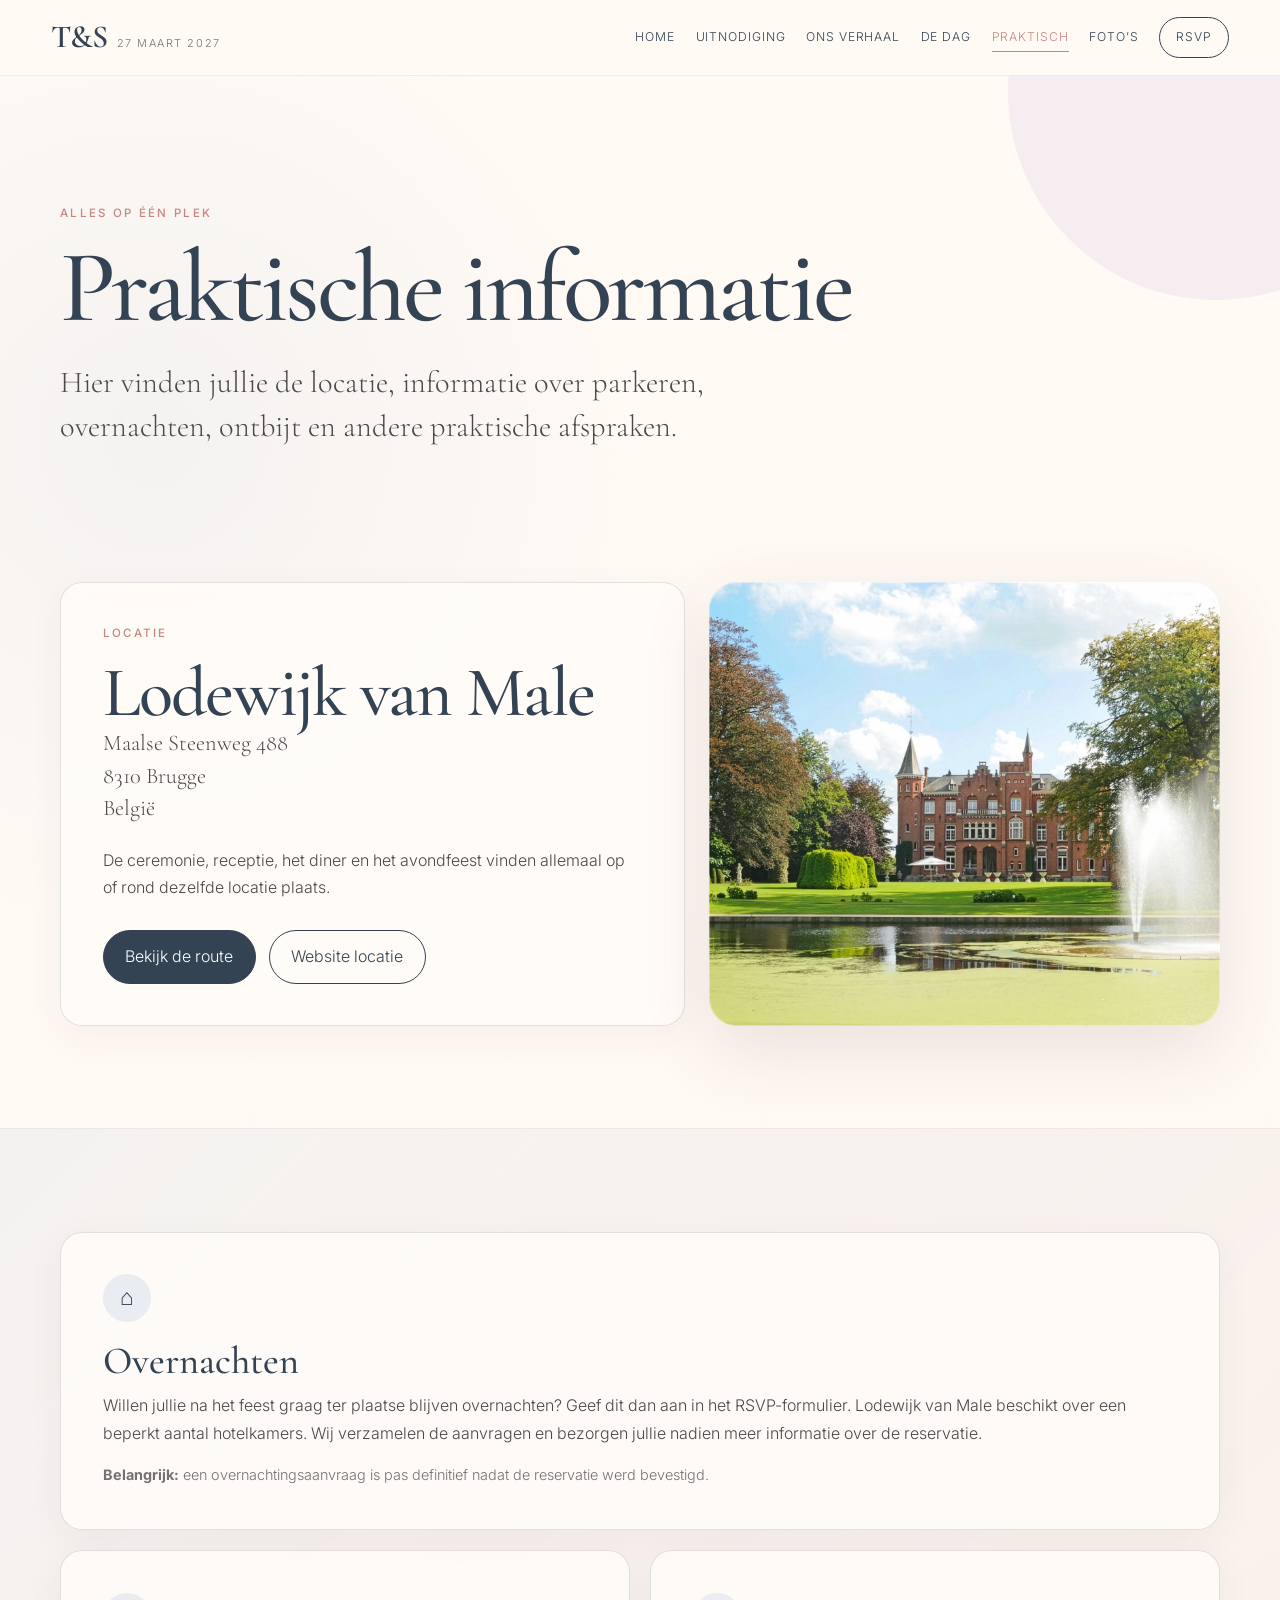
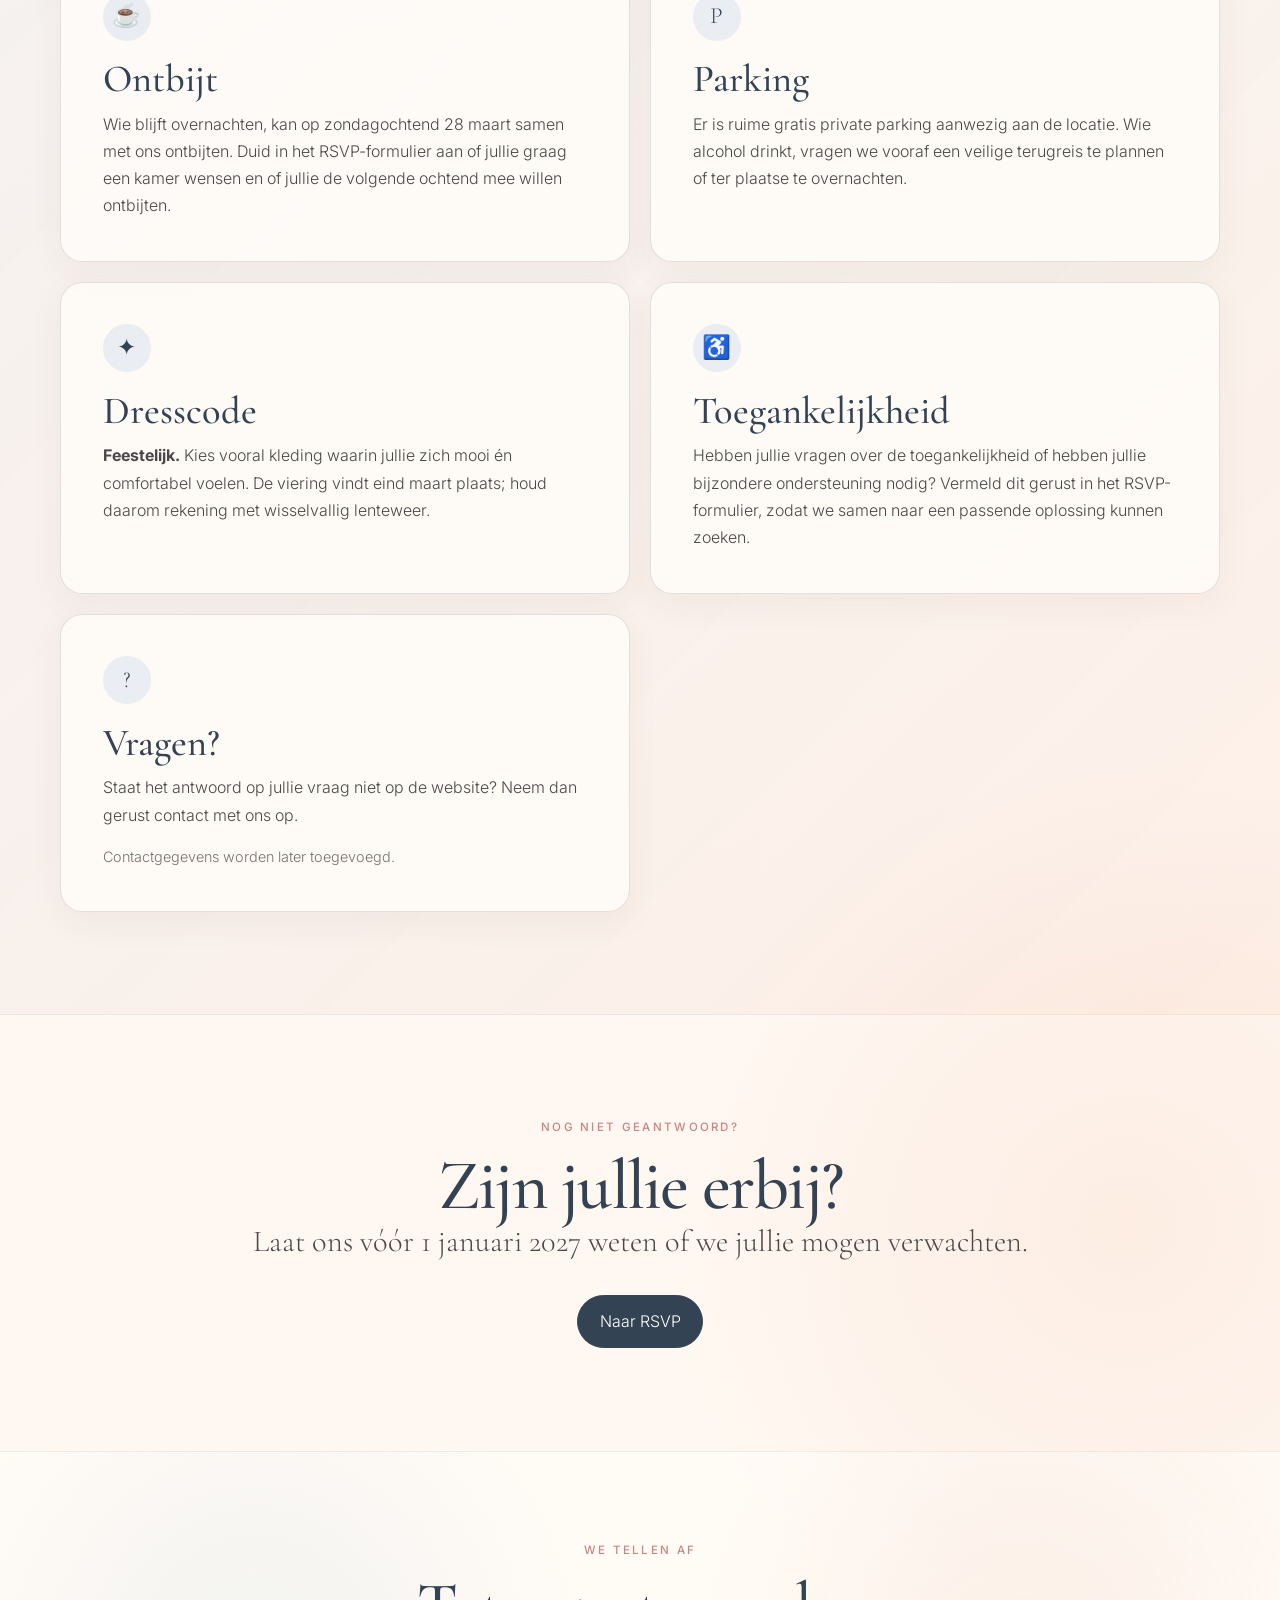
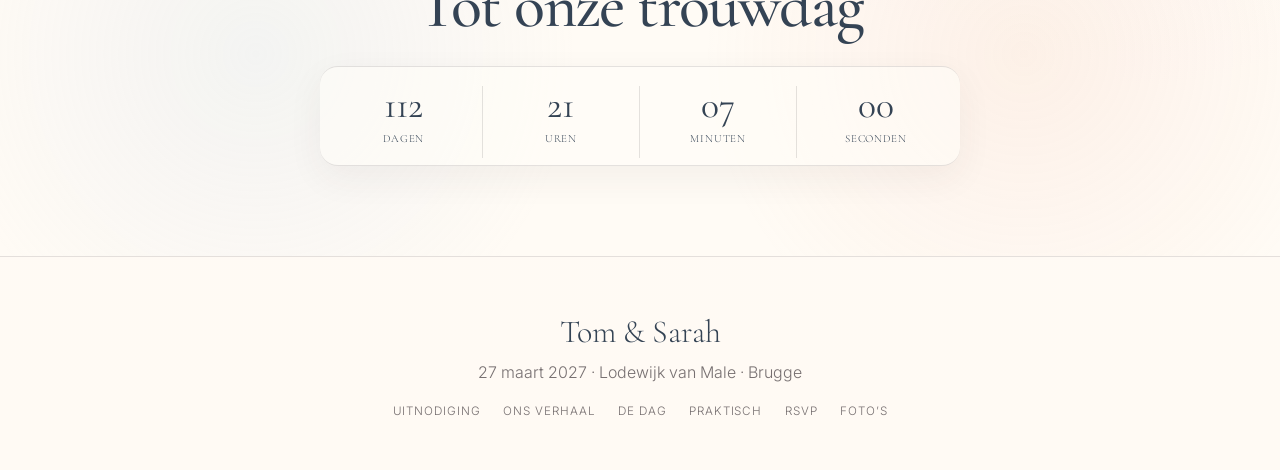
<file: praktisch.html>
<!doctype html>
<html lang="nl">
<head>
  <meta charset="utf-8">
  <meta name="viewport" content="width=device-width,initial-scale=1">
  <meta name="description" content="Locatie, parking, overnachting, ontbijt en praktische informatie voor het huwelijk van Tom en Sarah.">
  <meta name="theme-color" content="#fffaf5">
  <title>Praktische informatie | Tom &amp; Sarah</title>
  <link rel="icon" href="assets/favicon.svg" type="image/svg+xml">
  <link rel="stylesheet" href="style.css">
</head>
<body>

<a class="skip-link" href="#main">Ga naar de inhoud</a>
<header class="site-header">
  <a class="brand" href="index.html" aria-label="Tom en Sarah, home">
    <span class="brand-mark">T&amp;S</span>
    <span class="brand-date">27 maart 2027</span>
  </a>
  <button class="menu-toggle" type="button" aria-label="Menu openen" aria-expanded="false">
    <span></span><span></span><span></span>
  </button>
  <nav class="site-nav" aria-label="Hoofdnavigatie">
    <a href="index.html">Home</a><a href="uitnodiging.html">Uitnodiging</a><a href="ons-verhaal.html">Ons verhaal</a><a href="de-dag.html">De dag</a><a href="praktisch.html" aria-current="page">Praktisch</a><a href="fotos.html">Foto’s</a><a class="nav-rsvp" href="rsvp.html">RSVP</a>
  </nav>
</header>

<main id="main">

<section class="page-hero">
  <div class="container">
    <span class="eyebrow">Alles op één plek</span>
    <h1>Praktische informatie</h1>
    <p class="lead">Hier vinden jullie de locatie, informatie over parkeren, overnachten, ontbijt en andere praktische afspraken.</p>
  </div>
</section>

<section class="section section-topless">
  <div class="container location-split">
    <div class="card reveal">
      <span class="eyebrow">Locatie</span>
      <h2>Lodewijk van Male</h2>
      <p class="address">Maalse Steenweg 488<br>8310 Brugge<br>België</p>
      <p>De ceremonie, receptie, het diner en het avondfeest vinden allemaal op of rond dezelfde locatie plaats.</p>

      <div class="button-row">
        <a class="btn primary" target="_blank" rel="noopener" href="https://www.google.com/maps/search/?api=1&amp;query=Maalse+Steenweg+488%2C+8310+Brugge%2C+Belgium">Bekijk de route</a>
        <a class="btn" target="_blank" rel="noopener" href="https://www.hotel-lodewijkvanmale-brugge.be/nl/">Website locatie</a>
      </div>
    </div>

    <div class="image-frame location-photo reveal">
      <img src="assets/venue-fountain.webp" alt="Lodewijk van Male gezien over de vijver">
    </div>
  </div>
</section>

<section class="section soft">
  <div class="container info-grid">
    <article class="card reveal">
      <div class="icon" aria-hidden="true">⌂</div>
      <h3>Overnachten</h3>
      <p>Willen jullie na het feest graag ter plaatse blijven overnachten? Geef dit dan aan in het RSVP-formulier. Lodewijk van Male beschikt over een beperkt aantal hotelkamers. Wij verzamelen de aanvragen en bezorgen jullie nadien meer informatie over de reservatie.</p>
      <p class="small"><strong>Belangrijk:</strong> een overnachtingsaanvraag is pas definitief nadat de reservatie werd bevestigd.</p>
    </article>

    <article class="card reveal">
      <div class="icon" aria-hidden="true">☕</div>
      <h3>Ontbijt</h3>
      <p>Wie blijft overnachten, kan op zondagochtend 28 maart samen met ons ontbijten. Duid in het RSVP-formulier aan of jullie graag een kamer wensen en of jullie de volgende ochtend mee willen ontbijten.</p>
    </article>

    <article class="card reveal">
      <div class="icon" aria-hidden="true">P</div>
      <h3>Parking</h3>
      <p>Er is ruime gratis private parking aanwezig aan de locatie. Wie alcohol drinkt, vragen we vooraf een veilige terugreis te plannen of ter plaatse te overnachten.</p>
    </article>

    <article class="card reveal">
      <div class="icon" aria-hidden="true">✦</div>
      <h3>Dresscode</h3>
      <p><strong>Feestelijk.</strong> Kies vooral kleding waarin jullie zich mooi én comfortabel voelen. De viering vindt eind maart plaats; houd daarom rekening met wisselvallig lenteweer.</p>
    </article>

    <article class="card reveal">
      <div class="icon" aria-hidden="true">♿</div>
      <h3>Toegankelijkheid</h3>
      <p>Hebben jullie vragen over de toegankelijkheid of hebben jullie bijzondere ondersteuning nodig? Vermeld dit gerust in het RSVP-formulier, zodat we samen naar een passende oplossing kunnen zoeken.</p>
    </article>

    <article class="card reveal">
      <div class="icon" aria-hidden="true">?</div>
      <h3>Vragen?</h3>
      <p>Staat het antwoord op jullie vraag niet op de website? Neem dan gerust contact met ons op.</p>
      <p class="small" data-contact-block>Contactgegevens worden later toegevoegd.</p>
    </article>
  </div>
</section>

<section class="section">
  <div class="narrow centered-text">
    <span class="eyebrow">Nog niet geantwoord?</span>
    <h2>Zijn jullie erbij?</h2>
    <p class="lead">Laat ons vóór 1 januari 2027 weten of we jullie mogen verwachten.</p>
    <div class="button-row centered">
      <a class="btn primary" href="rsvp.html">Naar RSVP</a>
    </div>
  </div>
</section>


<section class="page-countdown-section" aria-labelledby="countdown-title">
  <div class="narrow centered-text">
    <span class="eyebrow">We tellen af</span>
    <h2 id="countdown-title">Tot onze trouwdag</h2>

    <div class="countdown page-countdown" data-countdown aria-label="Aftellen tot de trouwdag">
      <div><strong data-days>—</strong><span>dagen</span></div>
      <div><strong data-hours>—</strong><span>uren</span></div>
      <div><strong data-minutes>—</strong><span>minuten</span></div>
      <div><strong data-seconds>—</strong><span>seconden</span></div>
    </div>
  </div>
</section>

</main>

<footer class="site-footer">
  <div class="footer-names">Tom &amp; Sarah</div>
  <div>27 maart 2027 · Lodewijk van Male · Brugge</div>
  <nav class="footer-nav" aria-label="Voettekstnavigatie">
    <a href="uitnodiging.html">Uitnodiging</a>
    <a href="ons-verhaal.html">Ons verhaal</a>
    <a href="de-dag.html">De dag</a>
    <a href="praktisch.html">Praktisch</a>
    <a href="rsvp.html">RSVP</a>
    <a href="fotos.html">Foto’s</a>
  </nav>
</footer>
<script src="config.js"></script>
<script src="script.js"></script>

</body>
</html>
</file>
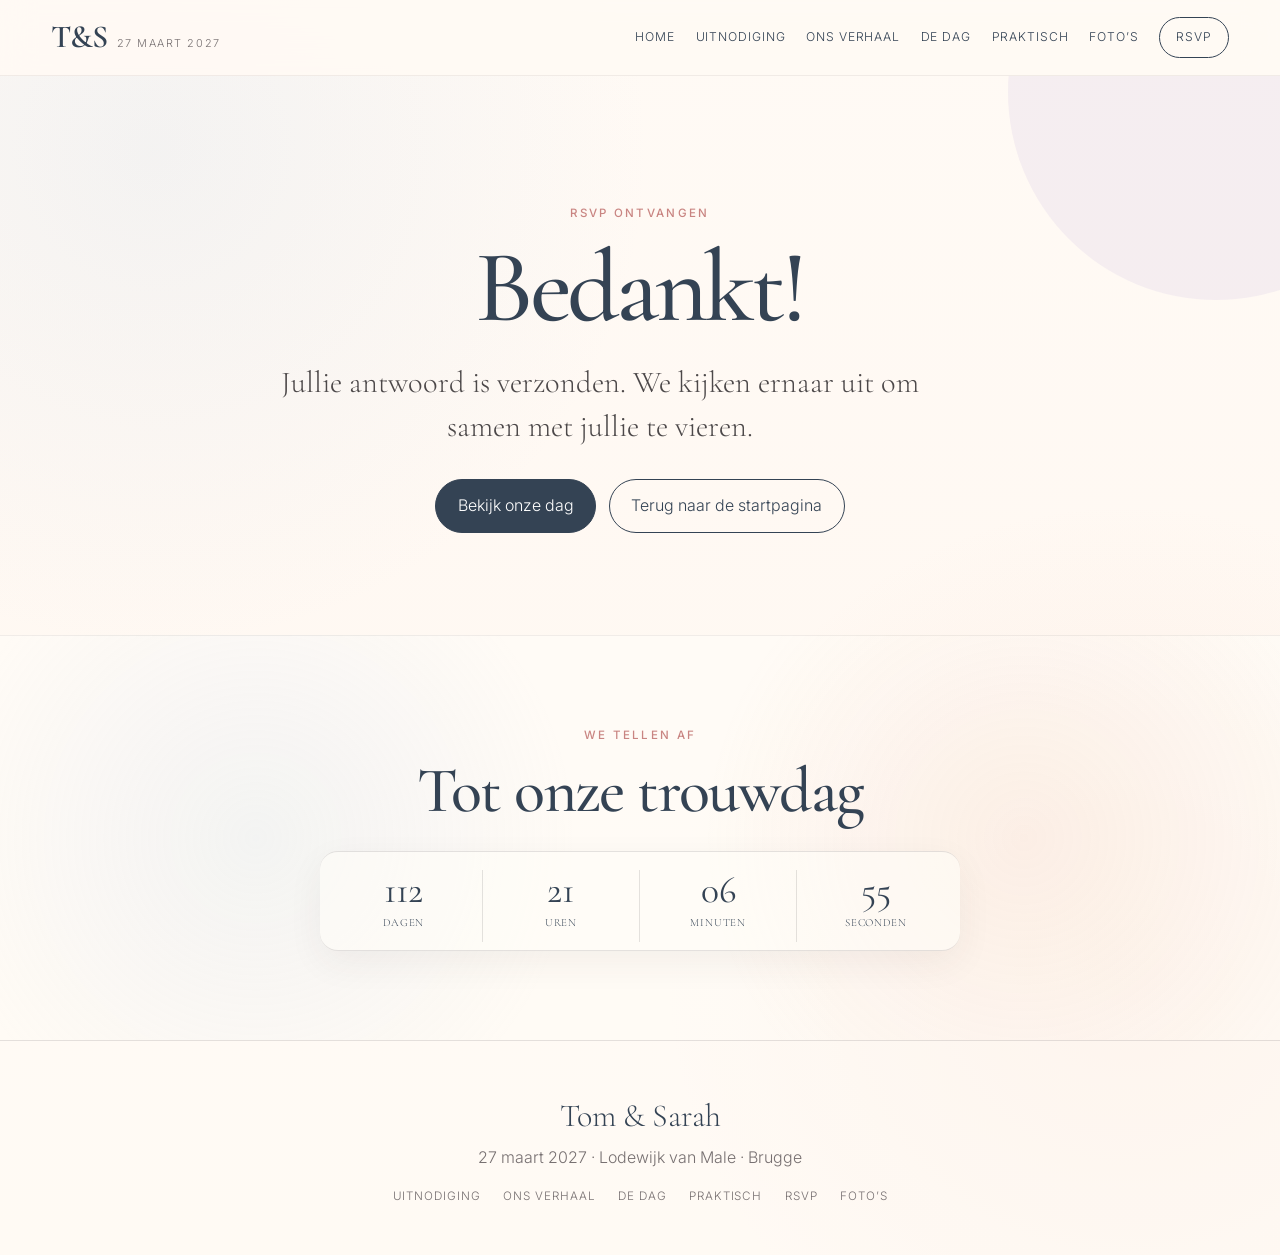
<file: rsvp-bedankt.html>
<!doctype html>
<html lang="nl">
<head>
  <meta charset="utf-8">
  <meta name="viewport" content="width=device-width,initial-scale=1">
  <meta name="description" content="Bevestig jullie aanwezigheid voor het huwelijk van Tom en Sarah vóór 1 januari 2027.">
  <meta name="theme-color" content="#fffaf5">
  <title>Bedankt voor jullie RSVP | Tom &amp; Sarah</title>
  <link rel="icon" href="assets/favicon.svg" type="image/svg+xml">
  <link rel="stylesheet" href="style.css">
</head>
<body>

<a class="skip-link" href="#main">Ga naar de inhoud</a>
<header class="site-header">
  <a class="brand" href="index.html" aria-label="Tom en Sarah, home">
    <span class="brand-mark">T&amp;S</span>
    <span class="brand-date">27 maart 2027</span>
  </a>
  <button class="menu-toggle" type="button" aria-label="Menu openen" aria-expanded="false">
    <span></span><span></span><span></span>
  </button>
  <nav class="site-nav" aria-label="Hoofdnavigatie">
    <a href="index.html">Home</a><a href="uitnodiging.html">Uitnodiging</a><a href="ons-verhaal.html">Ons verhaal</a><a href="de-dag.html">De dag</a><a href="praktisch.html">Praktisch</a><a href="fotos.html">Foto’s</a><a class="nav-rsvp" href="rsvp.html">RSVP</a>
  </nav>
</header>

<main id="main">

<section class="page-hero">
  <div class="narrow centered-text">
    <span class="eyebrow">RSVP ontvangen</span>
    <h1>Bedankt!</h1>
    <p class="lead">Jullie antwoord is verzonden. We kijken ernaar uit om samen met jullie te vieren.</p>
    <div class="button-row centered">
      <a class="btn primary" href="de-dag.html">Bekijk onze dag</a>
      <a class="btn" href="index.html">Terug naar de startpagina</a>
    </div>
  </div>
</section>

<section class="page-countdown-section" aria-labelledby="countdown-title">
  <div class="narrow centered-text">
    <span class="eyebrow">We tellen af</span>
    <h2 id="countdown-title">Tot onze trouwdag</h2>
    <div class="countdown page-countdown" data-countdown aria-label="Aftellen tot de trouwdag">
      <div><strong data-days>—</strong><span>dagen</span></div>
      <div><strong data-hours>—</strong><span>uren</span></div>
      <div><strong data-minutes>—</strong><span>minuten</span></div>
      <div><strong data-seconds>—</strong><span>seconden</span></div>
    </div>
  </div>
</section>

</main>

<footer class="site-footer">
  <div class="footer-names">Tom &amp; Sarah</div>
  <div>27 maart 2027 · Lodewijk van Male · Brugge</div>
  <nav class="footer-nav" aria-label="Voettekstnavigatie">
    <a href="uitnodiging.html">Uitnodiging</a>
    <a href="ons-verhaal.html">Ons verhaal</a>
    <a href="de-dag.html">De dag</a>
    <a href="praktisch.html">Praktisch</a>
    <a href="rsvp.html">RSVP</a>
    <a href="fotos.html">Foto’s</a>
  </nav>
</footer>
<script src="config.js"></script>
<script src="script.js"></script>

</body>
</html>
</file>
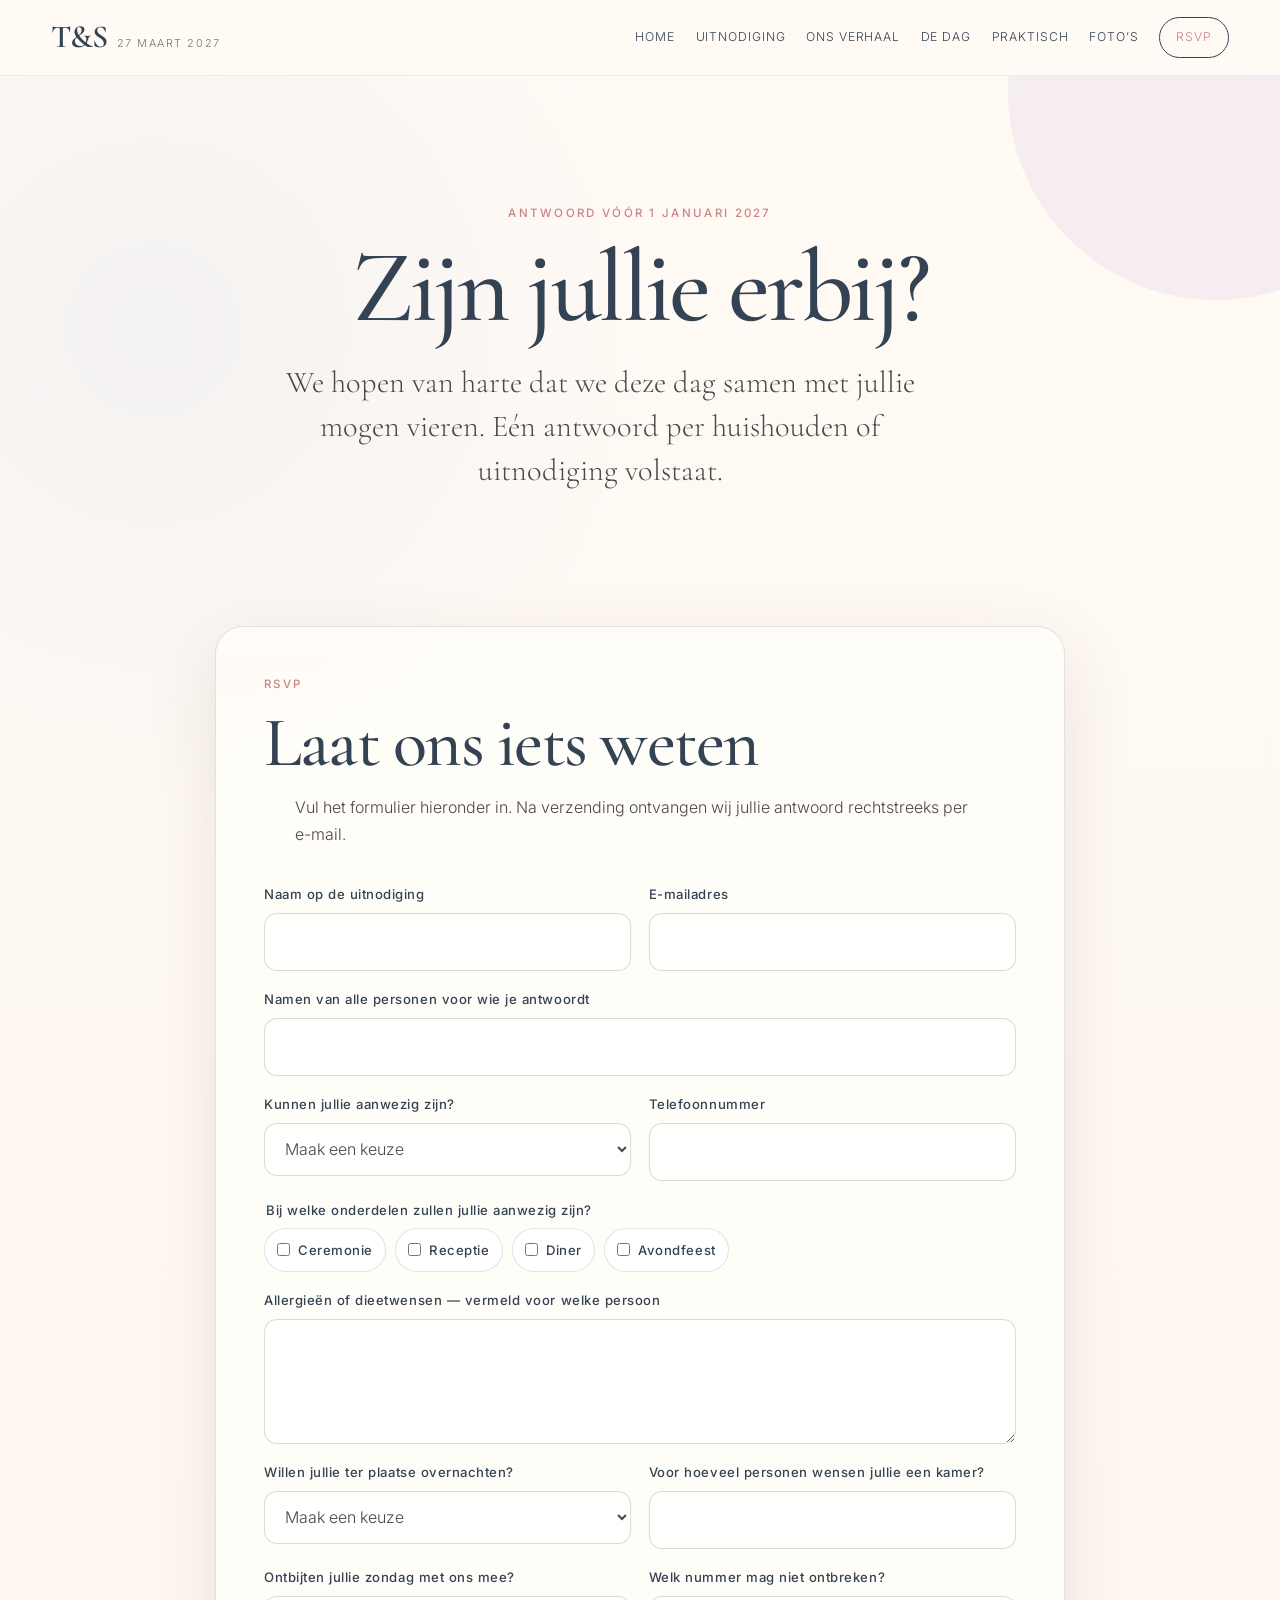
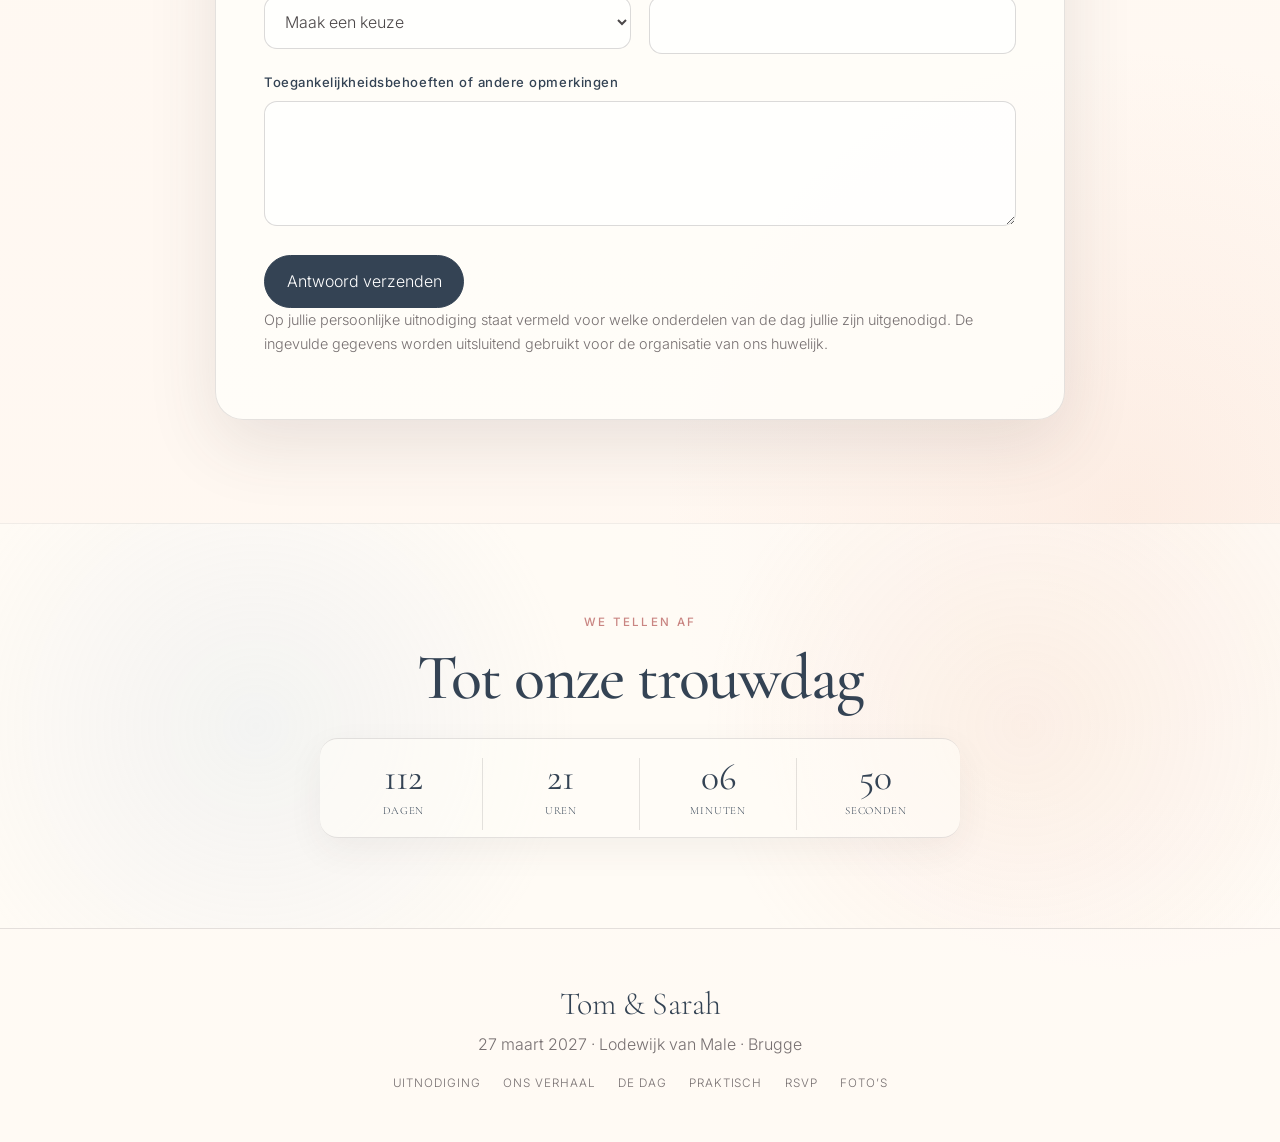
<file: rsvp.html>
<!doctype html>
<html lang="nl">
<head>
  <meta charset="utf-8">
  <meta name="viewport" content="width=device-width,initial-scale=1">
  <meta name="description" content="Bevestig jullie aanwezigheid voor het huwelijk van Tom en Sarah vóór 1 januari 2027.">
  <meta name="theme-color" content="#fffaf5">
  <title>RSVP | Tom &amp; Sarah</title>
  <link rel="icon" href="assets/favicon.svg" type="image/svg+xml">
  <link rel="stylesheet" href="style.css">
</head>
<body>

<a class="skip-link" href="#main">Ga naar de inhoud</a>
<header class="site-header">
  <a class="brand" href="index.html" aria-label="Tom en Sarah, home">
    <span class="brand-mark">T&amp;S</span>
    <span class="brand-date">27 maart 2027</span>
  </a>
  <button class="menu-toggle" type="button" aria-label="Menu openen" aria-expanded="false">
    <span></span><span></span><span></span>
  </button>
  <nav class="site-nav" aria-label="Hoofdnavigatie">
    <a href="index.html">Home</a><a href="uitnodiging.html">Uitnodiging</a><a href="ons-verhaal.html">Ons verhaal</a><a href="de-dag.html">De dag</a><a href="praktisch.html">Praktisch</a><a href="fotos.html">Foto’s</a><a class="nav-rsvp" href="rsvp.html" aria-current="page">RSVP</a>
  </nav>
</header>

<main id="main">

<section class="page-hero">
  <div class="narrow centered-text">
    <span class="eyebrow">Antwoord vóór 1 januari 2027</span>
    <h1>Zijn jullie erbij?</h1>
    <p class="lead">We hopen van harte dat we deze dag samen met jullie mogen vieren. Eén antwoord per huishouden of uitnodiging volstaat.</p>
  </div>
</section>

<section class="section section-topless">
  <form class="form-shell" id="rsvp-form"
        action="https://api.web3forms.com/submit"
        method="POST">
    <input type="hidden" name="access_key" value="4431ed3f-5ca0-4d63-a5ac-b2311f60b408">
    <input type="hidden" name="subject" id="rsvp-subject" value="RSVP">
    <input type="hidden" name="from_name" value="Trouwwebsite Tom &amp; Sarah">
    <input type="hidden" name="redirect" id="rsvp-redirect" value="" disabled>
    <input type="checkbox" name="botcheck" class="honeypot"
           tabindex="-1" autocomplete="off" aria-hidden="true">
    <div class="section-title">
      <span class="eyebrow">RSVP</span>
      <h2>Laat ons iets weten</h2>
      <p>Vul het formulier hieronder in. Na verzending ontvangen wij jullie antwoord rechtstreeks per e-mail.</p>
    </div>

    <div class="form-grid">
      <div class="field">
        <label for="invite-name">Naam op de uitnodiging</label>
        <input id="invite-name" name="Naam op de uitnodiging" autocomplete="name" required>
      </div>

      <div class="field">
        <label for="email">E-mailadres</label>
        <input id="email" name="email" type="email" autocomplete="email" required>
      </div>

      <div class="field full">
        <label for="guest-names">Namen van alle personen voor wie je antwoordt</label>
        <input id="guest-names" name="Namen van alle personen" required>
      </div>

      <div class="field">
        <label for="attendance">Kunnen jullie aanwezig zijn?</label>
        <select id="attendance" name="Aanwezigheid" required>
          <option value="">Maak een keuze</option>
          <option>Ja, met veel plezier</option>
          <option>Helaas niet</option>
        </select>
      </div>

      <div class="field">
        <label for="phone">Telefoonnummer</label>
        <input id="phone" name="Telefoonnummer" type="tel" autocomplete="tel">
      </div>

      <fieldset class="field full">
        <legend>Bij welke onderdelen zullen jullie aanwezig zijn?</legend>
        <div class="checkbox-grid">
          <label class="check"><input type="checkbox" name="Aanwezig bij ceremonie" value="Ja"> Ceremonie</label>
          <label class="check"><input type="checkbox" name="Aanwezig bij receptie" value="Ja"> Receptie</label>
          <label class="check"><input type="checkbox" name="Aanwezig bij diner" value="Ja"> Diner</label>
          <label class="check"><input type="checkbox" name="Aanwezig bij avondfeest" value="Ja"> Avondfeest</label>
        </div>
      </fieldset>

      <div class="field full">
        <label for="diet">Allergieën of dieetwensen — vermeld voor welke persoon</label>
        <textarea id="diet" name="Allergieën of dieetwensen"></textarea>
      </div>

      <div class="field">
        <label for="stay">Willen jullie ter plaatse overnachten?</label>
        <select id="stay" name="Overnachting ter plaatse">
          <option value="">Maak een keuze</option>
          <option>Ja</option>
          <option>Nee</option>
          <option>Misschien, graag meer informatie</option>
        </select>
      </div>

      <div class="field">
        <label for="room-guests">Voor hoeveel personen wensen jullie een kamer?</label>
        <input id="room-guests" name="Aantal personen voor een kamer" type="number" min="1" max="8">
      </div>

      <div class="field">
        <label for="breakfast">Ontbijten jullie zondag met ons mee?</label>
        <select id="breakfast" name="Ontbijt op zondag">
          <option value="">Maak een keuze</option>
          <option>Ja</option>
          <option>Nee</option>
        </select>
      </div>

      <div class="field">
        <label for="song">Welk nummer mag niet ontbreken?</label>
        <input id="song" name="Muziekverzoek">
      </div>

      <div class="field full">
        <label for="notes">Toegankelijkheidsbehoeften of andere opmerkingen</label>
        <textarea id="notes" name="Andere opmerkingen"></textarea>
      </div>
    </div>

    <div class="button-row">
      <button class="btn primary" type="submit">Antwoord verzenden</button>
    </div>

    <div class="form-status" role="status" aria-live="polite" tabindex="-1"></div>
    <p class="small rsvp-test-note" hidden>
      Tijdens een lokale test opent na verzending de bevestigingspagina van Web3Forms. Op de gepubliceerde website keren gasten automatisch terug naar onze bedankpagina.
    </p>
    <p class="small">Op jullie persoonlijke uitnodiging staat vermeld voor welke onderdelen van de dag jullie zijn uitgenodigd. De ingevulde gegevens worden uitsluitend gebruikt voor de organisatie van ons huwelijk.</p>
  </form>
</section>


<section class="page-countdown-section" aria-labelledby="countdown-title">
  <div class="narrow centered-text">
    <span class="eyebrow">We tellen af</span>
    <h2 id="countdown-title">Tot onze trouwdag</h2>

    <div class="countdown page-countdown" data-countdown aria-label="Aftellen tot de trouwdag">
      <div><strong data-days>—</strong><span>dagen</span></div>
      <div><strong data-hours>—</strong><span>uren</span></div>
      <div><strong data-minutes>—</strong><span>minuten</span></div>
      <div><strong data-seconds>—</strong><span>seconden</span></div>
    </div>
  </div>
</section>

</main>

<footer class="site-footer">
  <div class="footer-names">Tom &amp; Sarah</div>
  <div>27 maart 2027 · Lodewijk van Male · Brugge</div>
  <nav class="footer-nav" aria-label="Voettekstnavigatie">
    <a href="uitnodiging.html">Uitnodiging</a>
    <a href="ons-verhaal.html">Ons verhaal</a>
    <a href="de-dag.html">De dag</a>
    <a href="praktisch.html">Praktisch</a>
    <a href="rsvp.html">RSVP</a>
    <a href="fotos.html">Foto’s</a>
  </nav>
</footer>
<script src="config.js"></script>
<script src="script.js"></script>

</body>
</html>
</file>
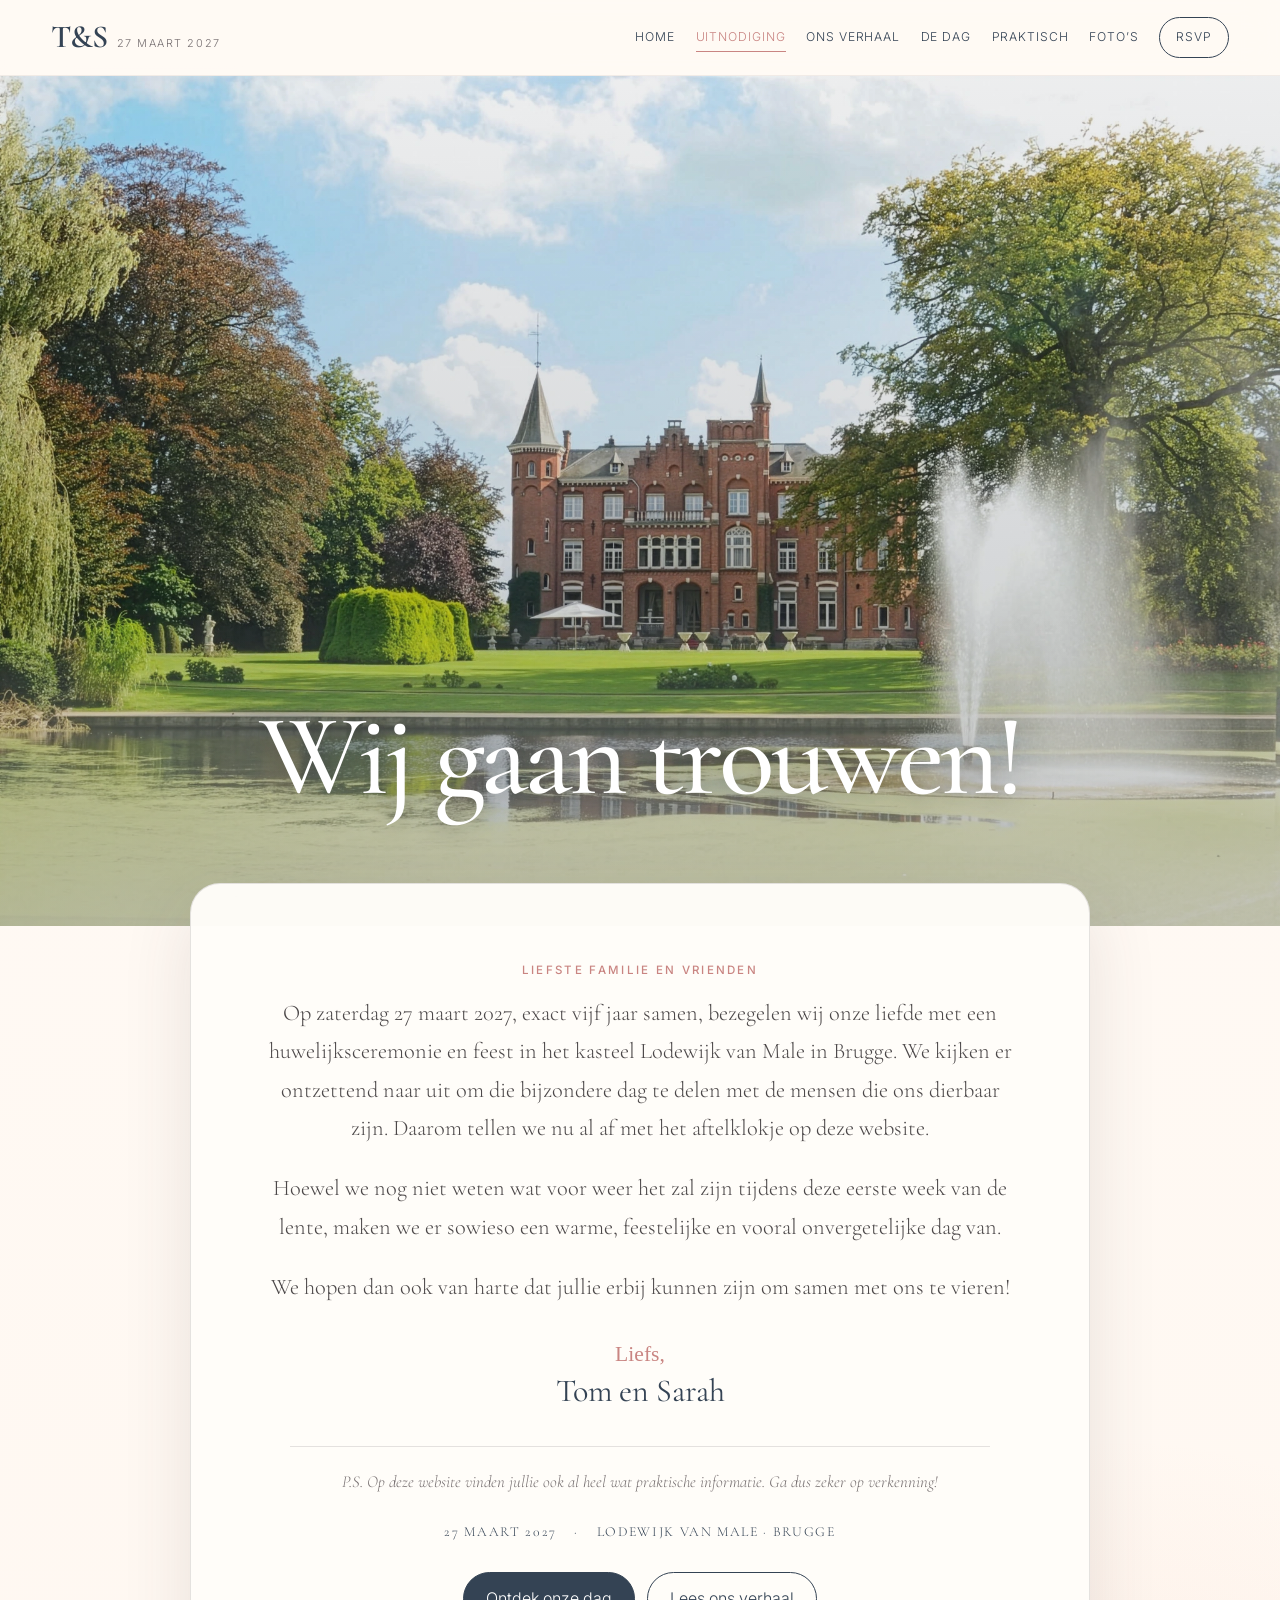
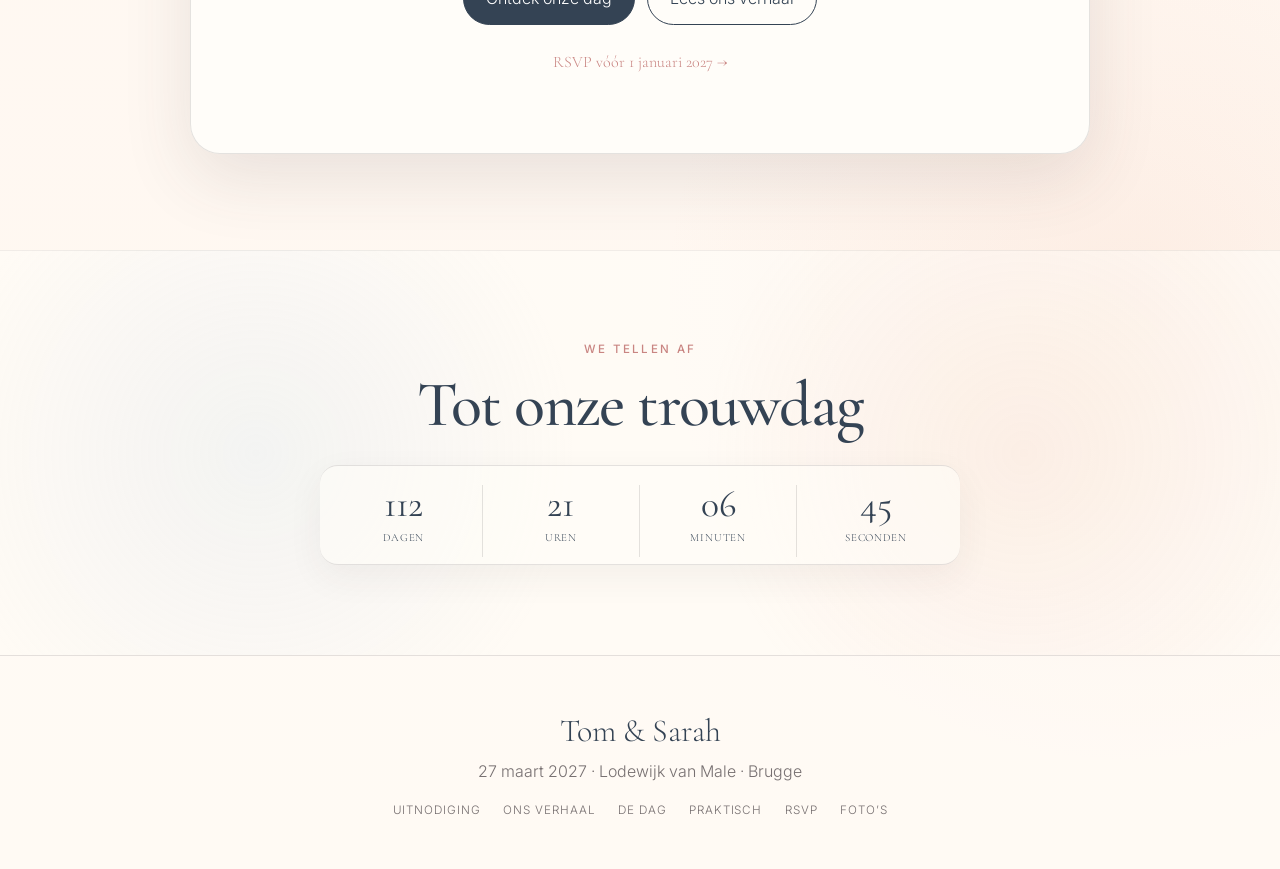
<file: uitnodiging.html>
<!doctype html>
<html lang="nl">
<head>
  <meta charset="utf-8">
  <meta name="viewport" content="width=device-width,initial-scale=1">
  <meta name="description" content="Tom en Sarah nodigen familie en vrienden uit voor hun huwelijk op 27 maart 2027.">
  <meta name="theme-color" content="#fffaf5">
  <title>Uitnodiging | Tom &amp; Sarah</title>
  <link rel="icon" href="assets/favicon.svg" type="image/svg+xml">
  <link rel="stylesheet" href="style.css">
</head>
<body>

<a class="skip-link" href="#main">Ga naar de inhoud</a>
<header class="site-header">
  <a class="brand" href="index.html" aria-label="Tom en Sarah, home">
    <span class="brand-mark">T&amp;S</span>
    <span class="brand-date">27 maart 2027</span>
  </a>
  <button class="menu-toggle" type="button" aria-label="Menu openen" aria-expanded="false">
    <span></span><span></span><span></span>
  </button>
  <nav class="site-nav" aria-label="Hoofdnavigatie">
    <a href="index.html">Home</a><a href="uitnodiging.html" aria-current="page">Uitnodiging</a><a href="ons-verhaal.html">Ons verhaal</a><a href="de-dag.html">De dag</a><a href="praktisch.html">Praktisch</a><a href="fotos.html">Foto’s</a><a class="nav-rsvp" href="rsvp.html">RSVP</a>
  </nav>
</header>

<main id="main">

<section class="invitation-hero">
  <div class="invitation-photo">
    <img src="assets/venue-fountain.webp" alt="Lodewijk van Male gezien over de vijver met fontein">
    <div class="photo-wash"></div>
    <div class="invitation-photo-title">
      <h1>Wij gaan trouwen!</h1>
    </div>
  </div>
</section>

<section class="invitation-copy-section">
  <div class="invitation-card reveal">
    <span class="eyebrow">Liefste familie en vrienden</span>

    <div class="invitation-text">
      <p>Op zaterdag 27 maart 2027, exact vijf jaar samen, bezegelen wij onze liefde met een huwelijksceremonie en feest in het kasteel Lodewijk van Male in Brugge. We kijken er ontzettend naar uit om die bijzondere dag te delen met de mensen die ons dierbaar zijn. Daarom tellen we nu al af met het aftelklokje op deze website.</p>

      <p>Hoewel we nog niet weten wat voor weer het zal zijn tijdens deze eerste week van de lente, maken we er sowieso een warme, feestelijke en vooral onvergetelijke dag van.</p>

      <p>We hopen dan ook van harte dat jullie erbij kunnen zijn om samen met ons te vieren!</p>
    </div>

    <p class="signature">Liefs,<br><strong>Tom en Sarah</strong></p>

    <p class="postscript">P.S. Op deze website vinden jullie ook al heel wat praktische informatie. Ga dus zeker op verkenning!</p>

    <div class="date-place">
      <span>27 maart 2027</span>
      <span>Lodewijk van Male · Brugge</span>
    </div>

    <div class="button-row centered">
      <a class="btn primary" href="de-dag.html">Ontdek onze dag</a>
      <a class="btn" href="ons-verhaal.html">Lees ons verhaal</a>
    </div>

    <a class="rsvp-note" href="rsvp.html">
      RSVP vóór 1 januari 2027 <span aria-hidden="true">→</span>
    </a>
  </div>
</section>



<section class="page-countdown-section" aria-labelledby="countdown-title">
  <div class="narrow centered-text">
    <span class="eyebrow">We tellen af</span>
    <h2 id="countdown-title">Tot onze trouwdag</h2>

    <div class="countdown page-countdown" data-countdown aria-label="Aftellen tot de trouwdag">
      <div><strong data-days>—</strong><span>dagen</span></div>
      <div><strong data-hours>—</strong><span>uren</span></div>
      <div><strong data-minutes>—</strong><span>minuten</span></div>
      <div><strong data-seconds>—</strong><span>seconden</span></div>
    </div>
  </div>
</section>

</main>

<footer class="site-footer">
  <div class="footer-names">Tom &amp; Sarah</div>
  <div>27 maart 2027 · Lodewijk van Male · Brugge</div>
  <nav class="footer-nav" aria-label="Voettekstnavigatie">
    <a href="uitnodiging.html">Uitnodiging</a>
    <a href="ons-verhaal.html">Ons verhaal</a>
    <a href="de-dag.html">De dag</a>
    <a href="praktisch.html">Praktisch</a>
    <a href="rsvp.html">RSVP</a>
    <a href="fotos.html">Foto’s</a>
  </nav>
</footer>
<script src="config.js"></script>
<script src="script.js"></script>

</body>
</html>
</file>
<file: style.css>
@import url('https://fonts.googleapis.com/css2?family=Cormorant+Garamond:wght@400;500;600&family=Inter:wght@300;400;500&display=swap');

:root{
  --cream:#fffaf5;
  --cream-2:#fff7f0;
  --paper:#fffdf9;
  --navy:#344354;
  --ink:#4c4849;
  --muted:#777071;
  --rose:#c98582;
  --peach:#efb095;
  --blue:#b9cde3;
  --lilac:#c9b5dd;
  --green:#7f8c82;
  --gold:#a98562;
  --line:rgba(76,72,73,.15);
  --shadow:0 24px 70px rgba(71,56,54,.12);
  --radius:28px;
  --serif:"Cormorant Garamond",Georgia,serif;
  --sans:"Inter",Arial,sans-serif;
  --script:"Segoe Script","Brush Script MT",cursive;
}

*{box-sizing:border-box}
html{scroll-behavior:smooth}
body{
  margin:0;
  overflow-x:hidden;
  color:var(--ink);
  background:
    radial-gradient(circle at 12% 12%,rgba(185,205,227,.16),transparent 31rem),
    radial-gradient(circle at 88% 77%,rgba(239,176,149,.15),transparent 29rem),
    linear-gradient(180deg,var(--cream),var(--cream-2));
  font-family:var(--sans);
  font-weight:300;
  line-height:1.7;
  -webkit-font-smoothing:antialiased;
}
img{display:block;max-width:100%}
a{color:inherit}
button,input,select,textarea{font:inherit}
::selection{background:var(--blue);color:var(--navy)}
h1,h2,h3{
  margin:0;
  color:var(--navy);
  font-family:var(--serif);
  font-weight:500;
  line-height:.99;
}
h1{font-size:clamp(3.7rem,8vw,7.5rem);letter-spacing:-.035em}
h2{font-size:clamp(2.7rem,5.5vw,5rem);letter-spacing:-.025em}
h3{font-size:clamp(1.8rem,3vw,2.6rem)}
p{margin-top:0}
.skip-link{
  position:fixed;
  left:1rem;
  top:-5rem;
  z-index:999;
  padding:.8rem 1rem;
  border-radius:999px;
  background:var(--navy);
  color:white;
  transition:top .2s;
}
.skip-link:focus{top:1rem}

/* Navigation */
.site-header{
  position:sticky;
  top:0;
  z-index:100;
  min-height:76px;
  display:flex;
  align-items:center;
  justify-content:space-between;
  padding:0 clamp(1rem,4vw,4rem);
  background:rgba(255,250,245,.91);
  border-bottom:1px solid rgba(76,72,73,.08);
  backdrop-filter:blur(16px);
}
.brand{
  display:inline-flex;
  align-items:baseline;
  gap:.65rem;
  text-decoration:none;
}
.brand-mark{
  color:var(--navy);
  font-family:var(--serif);
  font-size:2rem;
  font-weight:600;
  letter-spacing:-.04em;
}
.brand-date{
  color:var(--muted);
  font-size:.68rem;
  letter-spacing:.14em;
  text-transform:uppercase;
}
.site-nav{
  display:flex;
  align-items:center;
  gap:clamp(.75rem,1.6vw,1.4rem);
}
.site-nav a{
  position:relative;
  padding:.55rem 0;
  color:var(--navy);
  font-size:.76rem;
  letter-spacing:.075em;
  text-decoration:none;
  text-transform:uppercase;
}
.site-nav a::after{
  content:"";
  position:absolute;
  left:0;
  right:100%;
  bottom:.28rem;
  height:1px;
  background:var(--rose);
  transition:right .22s ease;
}
.site-nav a:hover::after,
.site-nav a[aria-current="page"]::after{right:0}
.site-nav a[aria-current="page"]{color:var(--rose)}
.site-nav .nav-rsvp{
  padding:.55rem 1rem;
  border:1px solid var(--navy);
  border-radius:999px;
}
.site-nav .nav-rsvp::after{display:none}
.menu-toggle{
  display:none;
  border:0;
  background:none;
  color:var(--navy);
  cursor:pointer;
}
.menu-toggle span{
  display:block;
  width:25px;
  height:1.5px;
  margin:6px 0;
  background:currentColor;
}

/* Shared layout */
.container{width:min(1160px,calc(100% - 2rem));margin-inline:auto}
.narrow{width:min(780px,calc(100% - 2rem));margin-inline:auto}
.section{padding:clamp(4rem,8vw,8rem) 0}
.section-topless{padding-top:0}
.soft{
  background:linear-gradient(135deg,rgba(185,205,227,.16),rgba(239,176,149,.11));
  border-block:1px solid rgba(76,72,73,.06);
}
.grid-2{
  display:grid;
  grid-template-columns:repeat(2,minmax(0,1fr));
  gap:clamp(2rem,7vw,7rem);
  align-items:center;
}
.centered-text{text-align:center}
.eyebrow{
  display:block;
  margin-bottom:.85rem;
  color:var(--rose);
  font-size:.72rem;
  font-weight:500;
  letter-spacing:.2em;
  text-transform:uppercase;
}
.lead{
  font-family:var(--serif);
  font-size:clamp(1.35rem,2.5vw,1.9rem);
  line-height:1.45;
}
.prose p{margin-bottom:1.25rem}
.small{color:var(--muted);font-size:.9rem}
.section-title{margin-bottom:2.2rem}
.section-title p{max-width:690px;margin:1rem auto 0}
.page-hero{
  position:relative;
  overflow:hidden;
  padding:clamp(5rem,10vw,9rem) 0 clamp(4rem,8vw,7rem);
}
.page-hero::before{
  content:"";
  position:absolute;
  width:26rem;
  height:26rem;
  top:-12rem;
  right:-9rem;
  border-radius:50%;
  background:rgba(201,181,221,.18);
}
.page-hero .container,
.page-hero .narrow{position:relative}
.page-hero p{max-width:700px;margin-top:1.4rem}
.image-frame{
  position:relative;
  overflow:hidden;
  border-radius:var(--radius);
  background:#eee7e2;
  box-shadow:var(--shadow);
}
.image-frame img{width:100%;height:100%;object-fit:cover}
.image-frame::after{
  content:"";
  position:absolute;
  inset:0;
  border-radius:inherit;
  box-shadow:inset 0 0 0 1px rgba(255,255,255,.35);
  pointer-events:none;
}
.image-caption{
  margin-top:.75rem;
  color:var(--muted);
  font-size:.76rem;
  letter-spacing:.07em;
  text-transform:uppercase;
}
.card{
  padding:clamp(1.6rem,4vw,2.6rem);
  border:1px solid var(--line);
  border-radius:22px;
  background:rgba(255,253,249,.79);
  box-shadow:0 10px 35px rgba(71,56,54,.05);
}
.card h3{margin-bottom:.8rem}
.card p:last-child{margin-bottom:0}
.icon{
  display:grid;
  place-items:center;
  width:48px;
  height:48px;
  margin-bottom:1.2rem;
  border-radius:50%;
  background:rgba(185,205,227,.3);
  color:var(--navy);
  font-family:var(--serif);
  font-size:1.45rem;
}
.button-row{
  display:flex;
  flex-wrap:wrap;
  gap:.8rem;
  margin-top:1.8rem;
}
.button-row.centered{justify-content:center}
.btn{
  display:inline-flex;
  align-items:center;
  justify-content:center;
  gap:.55rem;
  min-height:50px;
  padding:.75rem 1.35rem;
  border:1px solid var(--navy);
  border-radius:999px;
  background:transparent;
  color:var(--navy);
  cursor:pointer;
  text-decoration:none;
  transition:transform .2s ease,background .2s ease,color .2s ease;
}
.btn:hover{
  transform:translateY(-2px);
  background:var(--navy);
  color:white;
}
.btn.primary{background:var(--navy);color:white}
.btn.primary:hover{background:#24313e}

/* Approved front page */
.cover-page{background:linear-gradient(180deg,var(--cream),var(--cream-2))}
.frontpage{min-height:calc(100svh - 76px)}
.front-hero{
  position:relative;
  isolation:isolate;
  width:min(1320px,100%);
  min-height:calc(100svh - 76px);
  margin:0 auto;
  padding:clamp(1.2rem,3vw,2.8rem) clamp(1rem,4vw,3.4rem) 2.5rem;
  display:flex;
  flex-direction:column;
  align-items:center;
  justify-content:center;
  text-align:center;
}
.side-flowers{
  position:absolute;
  z-index:-1;
  height:auto;
  pointer-events:none;
  user-select:none;
  opacity:.88;
  filter:saturate(.9) contrast(.97);
}
.side-flowers-left{
  width:clamp(205px,24vw,385px);
  left:clamp(-185px,-10vw,-95px);
  bottom:clamp(-105px,-5vw,-42px);
}
.side-flowers-right{
  width:clamp(210px,24vw,390px);
  right:clamp(-190px,-10vw,-98px);
  top:clamp(-88px,-4vw,-32px);
}
.castle-wrap{
  position:relative;
  z-index:2;
  width:min(900px,81vw);
  margin:0 auto -.2rem;
}
.castle-wrap::after{
  content:"";
  position:absolute;
  left:7%;
  right:7%;
  bottom:2%;
  height:14%;
  background:linear-gradient(to bottom,transparent,var(--cream));
}
.castle{width:100%;opacity:.92;filter:sepia(.08) contrast(.88)}
.front-names{
  margin:.1rem 0 .3rem;
  font-size:clamp(3.35rem,7.2vw,6.6rem);
  line-height:1;
  letter-spacing:.14em;
  text-transform:uppercase;
}
.heart-divider{
  display:flex;
  align-items:center;
  justify-content:center;
  gap:.8rem;
  margin:.35rem auto .7rem;
  color:var(--rose);
}
.heart-divider::before,
.heart-divider::after{
  content:"";
  width:78px;
  height:1px;
  background:rgba(201,133,130,.55);
}
.front-date,
.front-location{
  margin:0;
  color:var(--navy);
  font-family:var(--serif);
  text-transform:uppercase;
}
.front-date{font-size:clamp(1.05rem,1.7vw,1.4rem);letter-spacing:.3em}
.front-location{font-size:clamp(.82rem,1.15vw,1rem);letter-spacing:.26em}
.front-intro{
  max-width:860px;
  margin:.55rem auto 1rem;
  color:var(--rose);
  font-family:var(--script);
  font-size:clamp(1.05rem,1.75vw,1.5rem);
  line-height:1.45;
}
.front-cta{
  display:inline-flex;
  align-items:center;
  justify-content:center;
  gap:.65rem;
  min-width:min(360px,88vw);
  padding:.92rem 1.4rem;
  border:1px solid rgba(137,76,75,.25);
  border-radius:12px;
  background:linear-gradient(135deg,#ca8a87,#bf7775);
  box-shadow:0 13px 34px rgba(144,88,87,.16);
  color:#fffaf5;
  font-family:var(--serif);
  font-size:1.02rem;
  letter-spacing:.055em;
  text-decoration:none;
  text-transform:uppercase;
  transition:transform .2s ease,box-shadow .2s ease;
}
.front-cta:hover{
  transform:translateY(-2px);
  box-shadow:0 17px 40px rgba(144,88,87,.22);
}
.countdown{
  width:min(640px,95%);
  margin:1.15rem auto 0;
  padding:1rem 0 .15rem;
  display:grid;
  grid-template-columns:repeat(4,1fr);
  border-top:1px solid var(--line);
  border-bottom:1px solid var(--line);
}
.countdown div{
  padding:.1rem .5rem .6rem;
  border-right:1px solid var(--line);
}
.countdown div:last-child{border-right:0}
.countdown strong{
  display:block;
  color:var(--navy);
  font-family:var(--serif);
  font-size:clamp(1.65rem,3.2vw,2.35rem);
  font-weight:400;
  line-height:1;
}
.countdown span{
  display:block;
  margin-top:.3rem;
  color:var(--navy);
  font-family:var(--serif);
  font-size:.68rem;
  letter-spacing:.08em;
  text-transform:uppercase;
}

/* Approved invitation page */
.invitation-photo{
  position:relative;
  min-height:clamp(480px,67svh,760px);
  overflow:hidden;
}
.invitation-photo img{
  width:100%;
  height:100%;
  min-height:inherit;
  object-fit:cover;
  object-position:center 48%;
}
.photo-wash{
  position:absolute;
  inset:0;
  background:
    linear-gradient(to bottom,rgba(32,43,54,.08),rgba(32,43,54,.26)),
    linear-gradient(to top,rgba(255,250,245,.55),transparent 38%);
}
.invitation-photo-title{
  position:absolute;
  inset:auto 1rem 7rem;
  color:white;
  text-align:center;
  text-shadow:0 3px 22px rgba(22,28,35,.35);
}
.invitation-photo-title span{
  display:block;
  margin-bottom:.65rem;
  font-family:var(--serif);
  font-size:.8rem;
  letter-spacing:.22em;
  text-transform:uppercase;
}
.invitation-photo-title h1{color:white;font-size:clamp(4rem,9vw,8rem)}
.invitation-copy-section{
  position:relative;
  z-index:2;
  padding:0 1rem 6rem;
}
.invitation-card{
  width:min(900px,100%);
  margin:-2.7rem auto 0;
  padding:clamp(2rem,6vw,5rem);
  border:1px solid var(--line);
  border-radius:30px;
  background:rgba(255,253,249,.97);
  box-shadow:var(--shadow);
  text-align:center;
}
.invitation-text{
  max-width:760px;
  margin:0 auto;
  font-family:var(--serif);
  font-size:clamp(1.08rem,2vw,1.4rem);
  line-height:1.72;
}
.invitation-text p{margin-bottom:1.35rem}
.signature{
  margin:2rem 0 1.6rem;
  color:var(--rose);
  font-family:var(--script);
  font-size:1.35rem;
  line-height:1.4;
}
.signature strong{
  color:var(--navy);
  font-family:var(--serif);
  font-size:2rem;
  font-weight:400;
}
.date-place{
  display:flex;
  justify-content:center;
  flex-wrap:wrap;
  gap:.55rem 1.1rem;
  margin:1.5rem 0;
  color:var(--navy);
  font-family:var(--serif);
  font-size:.86rem;
  letter-spacing:.12em;
  text-transform:uppercase;
}
.date-place span+span::before{content:"·";margin-right:1.1rem}
.rsvp-note{
  display:inline-block;
  margin-top:1.45rem;
  color:var(--rose);
  font-family:var(--serif);
  text-decoration:none;
}

/* Story */
.story-photo{aspect-ratio:4/5}
.story-copy{max-width:590px}
.pullquote{
  margin:2.2rem 0 0;
  padding-left:1.3rem;
  border-left:1px solid var(--gold);
  color:var(--muted);
  font-family:var(--serif);
  font-size:1.45rem;
  font-style:italic;
}

/* Day */
.panoramic{aspect-ratio:16/8}
.dining-photo{aspect-ratio:3/2}
.timeline{
  position:relative;
  width:min(820px,100%);
  margin:0 auto;
}
.timeline::before{
  content:"";
  position:absolute;
  left:119px;
  top:0;
  bottom:0;
  width:1px;
  background:linear-gradient(var(--blue),var(--peach),var(--lilac));
}
.timeline-item{
  position:relative;
  display:grid;
  grid-template-columns:95px 1fr;
  gap:3rem;
  padding:0 0 3.3rem;
}
.timeline-item:last-child{padding-bottom:0}
.timeline-time{
  padding-top:.3rem;
  color:var(--muted);
  font-size:.8rem;
  letter-spacing:.1em;
  text-align:right;
  text-transform:uppercase;
}
.timeline-content{position:relative;padding-left:1rem}
.timeline-content::before{
  content:"";
  position:absolute;
  left:-33.5px;
  top:.5rem;
  width:13px;
  height:13px;
  border:2px solid var(--peach);
  border-radius:50%;
  background:var(--paper);
  box-shadow:0 0 0 5px var(--cream);
}
.timeline-content h3{margin-bottom:.45rem}
.timeline-content p{margin:0}

/* Practical */
.location-split{
  display:grid;
  grid-template-columns:1.1fr .9fr;
  gap:1.5rem;
  align-items:stretch;
}
.location-photo{min-height:430px}
.address{
  font-family:var(--serif);
  font-size:1.4rem;
  line-height:1.45;
}
.info-grid{
  display:grid;
  grid-template-columns:repeat(2,minmax(0,1fr));
  gap:1.25rem;
}
.info-grid .card:first-child{grid-column:span 2}

/* RSVP form */
.form-shell{
  width:min(850px,calc(100% - 2rem));
  margin:0 auto;
  padding:clamp(1.4rem,4vw,3rem);
  border:1px solid var(--line);
  border-radius:var(--radius);
  background:rgba(255,253,249,.88);
  box-shadow:var(--shadow);
}
.form-grid{
  display:grid;
  grid-template-columns:repeat(2,minmax(0,1fr));
  gap:1.1rem;
}
.field{display:flex;flex-direction:column;gap:.45rem}
.field.full{grid-column:1/-1}
.field label,fieldset legend{
  color:var(--navy);
  font-size:.82rem;
  font-weight:500;
  letter-spacing:.04em;
}
input,select,textarea{
  width:100%;
  padding:.9rem 1rem;
  border:1px solid rgba(76,72,73,.2);
  border-radius:13px;
  outline:none;
  background:rgba(255,255,255,.75);
  color:var(--ink);
  transition:border .2s,box-shadow .2s;
}
input:focus,select:focus,textarea:focus{
  border-color:var(--gold);
  box-shadow:0 0 0 4px rgba(169,133,98,.1);
}
textarea{min-height:125px;resize:vertical}
fieldset{margin:0;padding:0;border:0}
.checkbox-grid{
  display:flex;
  flex-wrap:wrap;
  gap:.6rem;
  margin-top:.45rem;
}
.check{
  display:inline-flex;
  align-items:center;
  gap:.5rem;
  padding:.6rem .75rem;
  border:1px solid var(--line);
  border-radius:999px;
  background:white;
}
.check input{width:auto;margin:0}
.form-status{
  display:none;
  margin-top:1rem;
  padding:1rem;
  border-radius:14px;
  background:rgba(185,205,227,.25);
}
.form-status.show{display:block}

/* Photos */
.photo-page-image{aspect-ratio:3/4}
.photo-actions{
  display:grid;
  grid-template-columns:repeat(2,minmax(0,1fr));
  gap:1.25rem;
  margin-top:3rem;
}
.action-card{
  display:flex;
  flex-direction:column;
  min-height:250px;
  padding:clamp(1.5rem,4vw,2.5rem);
  border:1px solid var(--line);
  border-radius:24px;
  background:var(--paper);
  text-decoration:none;
  transition:transform .25s,box-shadow .25s;
}
.action-card:hover{transform:translateY(-4px);box-shadow:var(--shadow)}
.action-card h3{margin-top:auto}
.action-card p{margin-bottom:1.2rem;color:var(--muted)}
.action-arrow{align-self:flex-end;font-size:2rem}
.photo-strip{
  display:grid;
  grid-template-columns:1fr .7fr 1fr;
  gap:.8rem;
  margin-top:3rem;
}
.photo-strip .image-frame{min-height:260px}
.photo-strip .image-frame:nth-child(2){transform:translateY(2rem)}

/* Footer and utilities */
.site-footer{
  padding:3rem 1rem;
  border-top:1px solid var(--line);
  background:rgba(255,253,249,.5);
  color:var(--muted);
  text-align:center;
}
.footer-names{
  color:var(--navy);
  font-family:var(--serif);
  font-size:2rem;
}
.footer-nav{
  display:flex;
  justify-content:center;
  flex-wrap:wrap;
  gap:.9rem 1.4rem;
  margin:1rem 0 0;
}
.footer-nav a{
  font-size:.73rem;
  letter-spacing:.08em;
  text-decoration:none;
  text-transform:uppercase;
}
.toast{
  position:fixed;
  left:50%;
  bottom:1.25rem;
  z-index:200;
  width:min(520px,calc(100% - 2rem));
  padding:1rem 1.2rem;
  border-radius:15px;
  background:var(--navy);
  box-shadow:var(--shadow);
  color:white;
  transform:translate(-50%,130%);
  transition:transform .3s;
}
.toast.show{transform:translate(-50%,0)}
.reveal{
  opacity:0;
  transform:translateY(22px);
  transition:opacity .75s ease,transform .75s ease;
}
.reveal.visible{opacity:1;transform:none}
.error-page{
  min-height:100svh;
  display:grid;
  place-items:center;
  align-content:center;
  gap:1rem;
  padding:2rem;
  text-align:center;
}

/* Responsive */
@media(max-width:980px){
  .menu-toggle{display:block}
  .site-nav{
    position:fixed;
    inset:76px 0 auto 0;
    z-index:99;
    display:grid;
    gap:0;
    padding:1rem;
    background:rgba(255,253,249,.99);
    border-bottom:1px solid var(--line);
    box-shadow:var(--shadow);
    transform:translateY(-145%);
    transition:transform .3s ease;
  }
  .site-nav.open{transform:translateY(0)}
  .site-nav a{padding:.85rem 1rem}
  .site-nav .nav-rsvp{margin-top:.5rem;border-radius:14px}
  .grid-2,.story-teaser-grid,.location-split{grid-template-columns:1fr}
  .story-teaser-image{
    width:min(520px,100%);
    margin:auto;
    aspect-ratio:5/4;
  }
  .location-photo{min-height:360px}
  .frontpage,.front-hero{min-height:calc(100svh - 76px)}
  .side-flowers-left{
    width:clamp(190px,30vw,315px);
    left:-150px;
    bottom:-45px;
    opacity:.78;
  }
  .side-flowers-right{
    width:clamp(195px,30vw,320px);
    right:-155px;
    top:-28px;
    opacity:.78;
  }
}

@media(max-width:700px){
  .site-header{min-height:68px}
  .brand-date{display:none}
  .site-nav{inset-block-start:68px}
  .frontpage,.front-hero{min-height:auto}
  .front-hero{padding:1.2rem .7rem 2.2rem}
  .castle-wrap{width:111vw;margin-left:-6vw}
  .front-names{
    font-size:clamp(2.65rem,12vw,4.2rem);
    letter-spacing:.08em;
  }
  .front-date{font-size:.85rem;letter-spacing:.19em}
  .front-location{font-size:.7rem;letter-spacing:.17em}
  .front-intro{
    max-width:89%;
    font-family:var(--serif);
    font-size:1.2rem;
    font-style:italic;
  }
  .side-flowers-left{
    width:195px;
    left:-145px;
    bottom:-20px;
    opacity:.58;
  }
  .side-flowers-right{
    width:198px;
    right:-148px;
    top:26px;
    opacity:.56;
  }
  .countdown{
    grid-template-columns:repeat(2,1fr);
    width:min(410px,95%);
  }
  .countdown div:nth-child(2){border-right:0}
  .countdown div:nth-child(-n+2){
    margin-bottom:.7rem;
    padding-bottom:.8rem;
    border-bottom:1px solid var(--line);
  }
  .invitation-photo{min-height:480px}
  .invitation-photo-title{bottom:2.6rem}
  .invitation-card{margin-top:-1.7rem;border-radius:22px}
  .date-place{display:grid}
  .date-place span+span::before{display:none}
  .story-teaser{padding:4rem 0}
  .info-grid,.form-grid,.photo-actions{grid-template-columns:1fr}
  .info-grid .card:first-child{grid-column:auto}
  .timeline::before{left:10px}
  .timeline-item{
    grid-template-columns:1fr;
    gap:.4rem;
    padding-left:2.4rem;
  }
  .timeline-time{text-align:left}
  .timeline-content{padding-left:0}
  .timeline-content::before{left:-36px}
  .photo-strip{grid-template-columns:1fr}
  .photo-strip .image-frame:nth-child(2){transform:none}
  .field.full{grid-column:auto}
}

@media(prefers-reduced-motion:reduce){
  *,*::before,*::after{
    scroll-behavior:auto!important;
    transition:none!important;
    animation:none!important;
  }
  .reveal{opacity:1;transform:none}
}


.postscript{
  max-width:700px;
  margin:2rem auto 0;
  padding-top:1.4rem;
  border-top:1px solid var(--line);
  color:var(--muted);
  font-family:var(--serif);
  font-size:1.05rem;
  font-style:italic;
  line-height:1.6;
}


@media(max-width:700px){
  .invitation-photo-title{
    bottom:5.2rem;
  }
  .front-intro{
    line-height:1.5;
  }
  .postscript{
    font-size:1rem;
  }
}


/* Version 10: countdown at the bottom of every page */
.page-countdown-section{
  padding:clamp(3.5rem,7vw,6rem) 1rem;
  border-top:1px solid rgba(76,72,73,.08);
  background:
    radial-gradient(circle at 20% 50%,rgba(185,205,227,.17),transparent 20rem),
    radial-gradient(circle at 80% 50%,rgba(239,176,149,.14),transparent 20rem),
    rgba(255,253,249,.62);
}
.page-countdown-section h2{
  margin-bottom:.4rem;
  font-size:clamp(2.5rem,5vw,4.4rem);
}
.page-countdown{
  margin-top:1.8rem;
  background:rgba(255,253,249,.58);
  border-radius:18px;
  padding:1.15rem .35rem .45rem;
  box-shadow:0 12px 36px rgba(71,56,54,.06);
}
@media(max-width:700px){
  .page-countdown-section{
    padding:3.5rem 1rem;
  }
  .page-countdown{
    padding:1rem .25rem .35rem;
  }
}


/* Version 11 — chronologisch fotoverhaal */
.story-opening{
  position:relative;overflow:hidden;
  padding:clamp(5rem,10vw,9rem) 1rem clamp(4rem,8vw,7rem);
}
.story-opening::before,.story-opening::after{
  content:"";position:absolute;border-radius:50%;pointer-events:none;
}
.story-opening::before{
  width:28rem;height:28rem;top:-15rem;left:-10rem;
  background:rgba(185,205,227,.20);
}
.story-opening::after{
  width:24rem;height:24rem;right:-9rem;bottom:-13rem;
  background:rgba(239,176,149,.16);
}
.story-opening .narrow{position:relative}
.story-chapter{
  padding:clamp(4.5rem,8vw,8rem) 0;
  border-top:1px solid rgba(76,72,73,.07);
}
.story-chapter-text{
  padding-block:clamp(4rem,7vw,6.5rem);
  background:rgba(255,253,249,.58);
}
.story-chapter-tinted{
  background:
    radial-gradient(circle at 5% 15%,rgba(185,205,227,.15),transparent 28rem),
    radial-gradient(circle at 95% 80%,rgba(239,176,149,.12),transparent 28rem),
    rgba(255,253,249,.52);
}
.story-chapter-intro{max-width:840px}
.chapter-number{
  display:block;margin-bottom:.8rem;color:var(--rose);
  font-size:.72rem;font-weight:500;letter-spacing:.2em;text-transform:uppercase;
}
.story-origin-text{
  max-width:780px;margin:1.7rem auto 0;
  font-family:var(--serif);font-size:clamp(1.22rem,2.2vw,1.6rem);line-height:1.68;
}
.story-origin-text p:last-child{margin-bottom:0}
.story-chapter-heading{
  display:grid;grid-template-columns:minmax(0,1fr) minmax(360px,.92fr);
  gap:clamp(2.5rem,7vw,7rem);align-items:center;
  margin-bottom:clamp(3rem,6vw,5rem);
}
.story-chapter-copy h2{max-width:720px}
.story-chapter-copy p{
  max-width:650px;margin:1.35rem 0 0;
  font-family:var(--serif);font-size:clamp(1.18rem,2vw,1.45rem);
}
.story-feature{min-width:0}
.story-moment{position:relative;min-width:0}
.story-moment-featured{width:min(560px,100%);margin-inline:auto}
.moment-images{display:grid;gap:.7rem;min-width:0}
.story-moment-pair .moment-images,
.story-moment-multiple .moment-images{
  grid-template-columns:repeat(2,minmax(0,1fr));
}
.album-photo-button{
  position:relative;display:block;width:100%;padding:0;overflow:hidden;
  border:0;border-radius:20px;background:#eee7e2;
  box-shadow:0 14px 42px rgba(71,56,54,.10);
  cursor:zoom-in;transition:transform .24s ease,box-shadow .24s ease;
}
.album-photo-button:hover{
  transform:translateY(-3px);box-shadow:0 20px 52px rgba(71,56,54,.16);
}
.album-photo-button:focus-visible{
  outline:3px solid rgba(201,133,130,.7);outline-offset:4px;
}
.album-photo-button img{display:block;width:100%;height:auto}
.story-album{display:grid;gap:clamp(1rem,2vw,1.5rem)}
.story-album-row{
  display:grid;grid-template-columns:repeat(3,minmax(0,1fr));
  gap:clamp(.8rem,1.5vw,1.2rem);align-items:start;
}
.story-ending{padding-top:clamp(5rem,9vw,8rem)}
.story-ending p{
  max-width:650px;margin:1rem auto 0;font-family:var(--serif);font-size:1.3rem;
}

/* Chronological lightbox */
body.lightbox-open{overflow:hidden}
.story-lightbox{
  position:fixed;inset:0;z-index:500;display:none;place-items:center;
  padding:clamp(1rem,3vw,2rem);background:rgba(26,29,34,.92);
}
.story-lightbox.open{display:grid}
.lightbox-dialog{
  position:relative;width:min(1400px,100%);height:min(92svh,1000px);
  display:grid;grid-template-columns:auto minmax(0,1fr) auto;
  align-items:center;gap:clamp(.5rem,2vw,1.5rem);
}
.lightbox-image-wrap{
  min-width:0;min-height:0;height:100%;display:grid;place-items:center;
}
.lightbox-image{
  max-width:100%;max-height:calc(92svh - 5rem);object-fit:contain;
  border-radius:14px;box-shadow:0 24px 80px rgba(0,0,0,.35);
}
.lightbox-close,.lightbox-prev,.lightbox-next{
  border:1px solid rgba(255,255,255,.35);
  background:rgba(255,255,255,.08);color:white;cursor:pointer;
  backdrop-filter:blur(10px);
}
.lightbox-close{
  position:absolute;top:0;right:0;z-index:2;
  width:46px;height:46px;border-radius:50%;font-size:1.7rem;line-height:1;
}
.lightbox-prev,.lightbox-next{
  width:48px;height:58px;border-radius:999px;font-size:1.7rem;
}
.lightbox-counter{
  position:absolute;left:50%;bottom:0;color:rgba(255,255,255,.82);
  font-size:.78rem;letter-spacing:.12em;transform:translateX(-50%);
}

@media(max-width:980px){
  .story-chapter-heading{grid-template-columns:1fr}
  .story-feature{width:min(620px,100%);margin-inline:auto}
  .story-album-row{grid-template-columns:repeat(2,minmax(0,1fr))}
}
@media(max-width:700px){
  .story-opening{padding-top:4.5rem}
  .story-chapter{padding-block:4.5rem}
  .story-album-row{grid-template-columns:1fr}
  .story-moment-pair .moment-images,
  .story-moment-multiple .moment-images{grid-template-columns:1fr}
  .lightbox-dialog{grid-template-columns:1fr}
  .lightbox-prev,.lightbox-next{position:absolute;bottom:0;z-index:2}
  .lightbox-prev{left:0}.lightbox-next{right:0}
  .lightbox-counter{bottom:.8rem}
}


/* Version 13 — chapter-one photographs and chronological chapter-two hero */
.story-chapter-one-photos{
  width:min(1040px,calc(100% - 2rem));
  margin-top:clamp(2.5rem,5vw,4.5rem);
}
.story-chapter-one-photos .story-moment{
  max-width:100%;
}
.story-chapter-heading-text-only{
  grid-template-columns:minmax(0,760px);
}
.story-album-before-feature{
  margin-bottom:clamp(2rem,5vw,4rem);
}
.story-main-photo{
  display:flex;
  justify-content:center;
  margin-bottom:clamp(2rem,5vw,4rem);
}
.story-main-photo .story-moment-featured{
  width:min(620px,100%);
}
.story-main-photo .album-photo-button{
  box-shadow:0 22px 64px rgba(71,56,54,.16);
}

@media(max-width:700px){
  .story-chapter-one-photos .story-moment-pair .moment-images{
    grid-template-columns:1fr;
  }
}


/* Version 14 — chronological justified photo flow */
.story-chapter-one-layout{
  grid-template-columns:minmax(0,.9fr) minmax(420px,1.1fr);
}
.story-chapter-one-layout .story-origin-text{
  margin:1.6rem 0 0;
}
.story-chapter-one-photos{
  width:100%;
  margin:0;
}
.story-chapter-one-photos .story-moment-featured{
  width:100%;
}
.story-chapter-one-photos .moment-images{
  display:grid;
  grid-template-columns:.78fr 1.22fr;
  height:clamp(350px,42vw,510px);
  gap:.8rem;
}
.story-chapter-one-photos .album-photo-button{
  height:100%;
}
.story-chapter-one-photos .album-photo-button img{
  width:100%;
  height:100%;
  object-fit:cover;
}
.story-chapter-one-photos .album-photo-button:first-child img{
  object-position:center;
}
.story-chapter-one-photos .album-photo-button:last-child img{
  object-position:center;
}

.story-chapter-prelude{
  margin-bottom:clamp(3rem,6vw,5.5rem);
}

/* The wrappers from older versions no longer form rigid rows. */
.story-album{
  display:flex;
  flex-wrap:wrap;
  align-items:stretch;
  gap:clamp(.65rem,1.2vw,1rem);
  margin-bottom:clamp(1rem,2vw,1.5rem);
}
.story-album-row{
  display:contents;
}
.story-album::after{
  content:"";
  flex-grow:999;
  flex-basis:18rem;
}
.story-album .story-moment{
  flex-grow:var(--moment-ratio,1);
  flex-basis:calc(var(--moment-ratio,1) * 15rem);
  min-width:170px;
}
.story-album .moment-images{
  display:flex;
  height:clamp(210px,23vw,285px);
  gap:clamp(.45rem,.8vw,.7rem);
}
.story-album .album-photo-button{
  flex:var(--photo-ratio,1) 1 0;
  min-width:0;
  height:100%;
}
.story-album .album-photo-button img{
  width:100%;
  height:100%;
  object-fit:cover;
}
.story-album-sequence-bridge{
  margin-top:clamp(.4rem,1vw,.8rem);
  margin-bottom:clamp(.4rem,1vw,.8rem);
}

@media(max-width:980px){
  .story-chapter-one-layout{
    grid-template-columns:1fr;
  }
  .story-chapter-one-photos{
    width:min(720px,100%);
    margin-inline:auto;
  }
}
@media(max-width:700px){
  .story-chapter-one-photos .moment-images{
    height:auto;
    grid-template-columns:1fr;
  }
  .story-chapter-one-photos .album-photo-button{
    height:auto;
  }
  .story-chapter-one-photos .album-photo-button img{
    height:auto;
    object-fit:contain;
  }
  .story-album{
    display:grid;
    grid-template-columns:1fr;
  }
  .story-album::after{
    display:none;
  }
  .story-album .story-moment{
    min-width:0;
  }
  .story-album .moment-images{
    height:auto;
    display:grid;
    grid-template-columns:1fr;
  }
  .story-album .album-photo-button{
    height:auto;
  }
  .story-album .album-photo-button img{
    height:auto;
    object-fit:contain;
  }
}


/* Version 15 — werkend RSVP-formulier */
.honeypot{
  position:absolute!important;
  left:-10000px!important;
  width:1px!important;
  height:1px!important;
  overflow:hidden!important;
  opacity:0!important;
  pointer-events:none!important;
}
#rsvp-form button[disabled]{
  cursor:wait;
  opacity:.7;
}
.form-status{
  display:none;
  margin-top:1.4rem;
  padding:1rem 1.15rem;
  border-radius:14px;
  line-height:1.55;
}
.form-status.show{
  display:block;
}
.form-status.success{
  border:1px solid rgba(72,126,90,.24);
  background:rgba(214,235,220,.55);
  color:#355e43;
}
.form-status.error{
  border:1px solid rgba(161,75,75,.24);
  background:rgba(244,221,218,.62);
  color:#7d3f3f;
}
</file>
